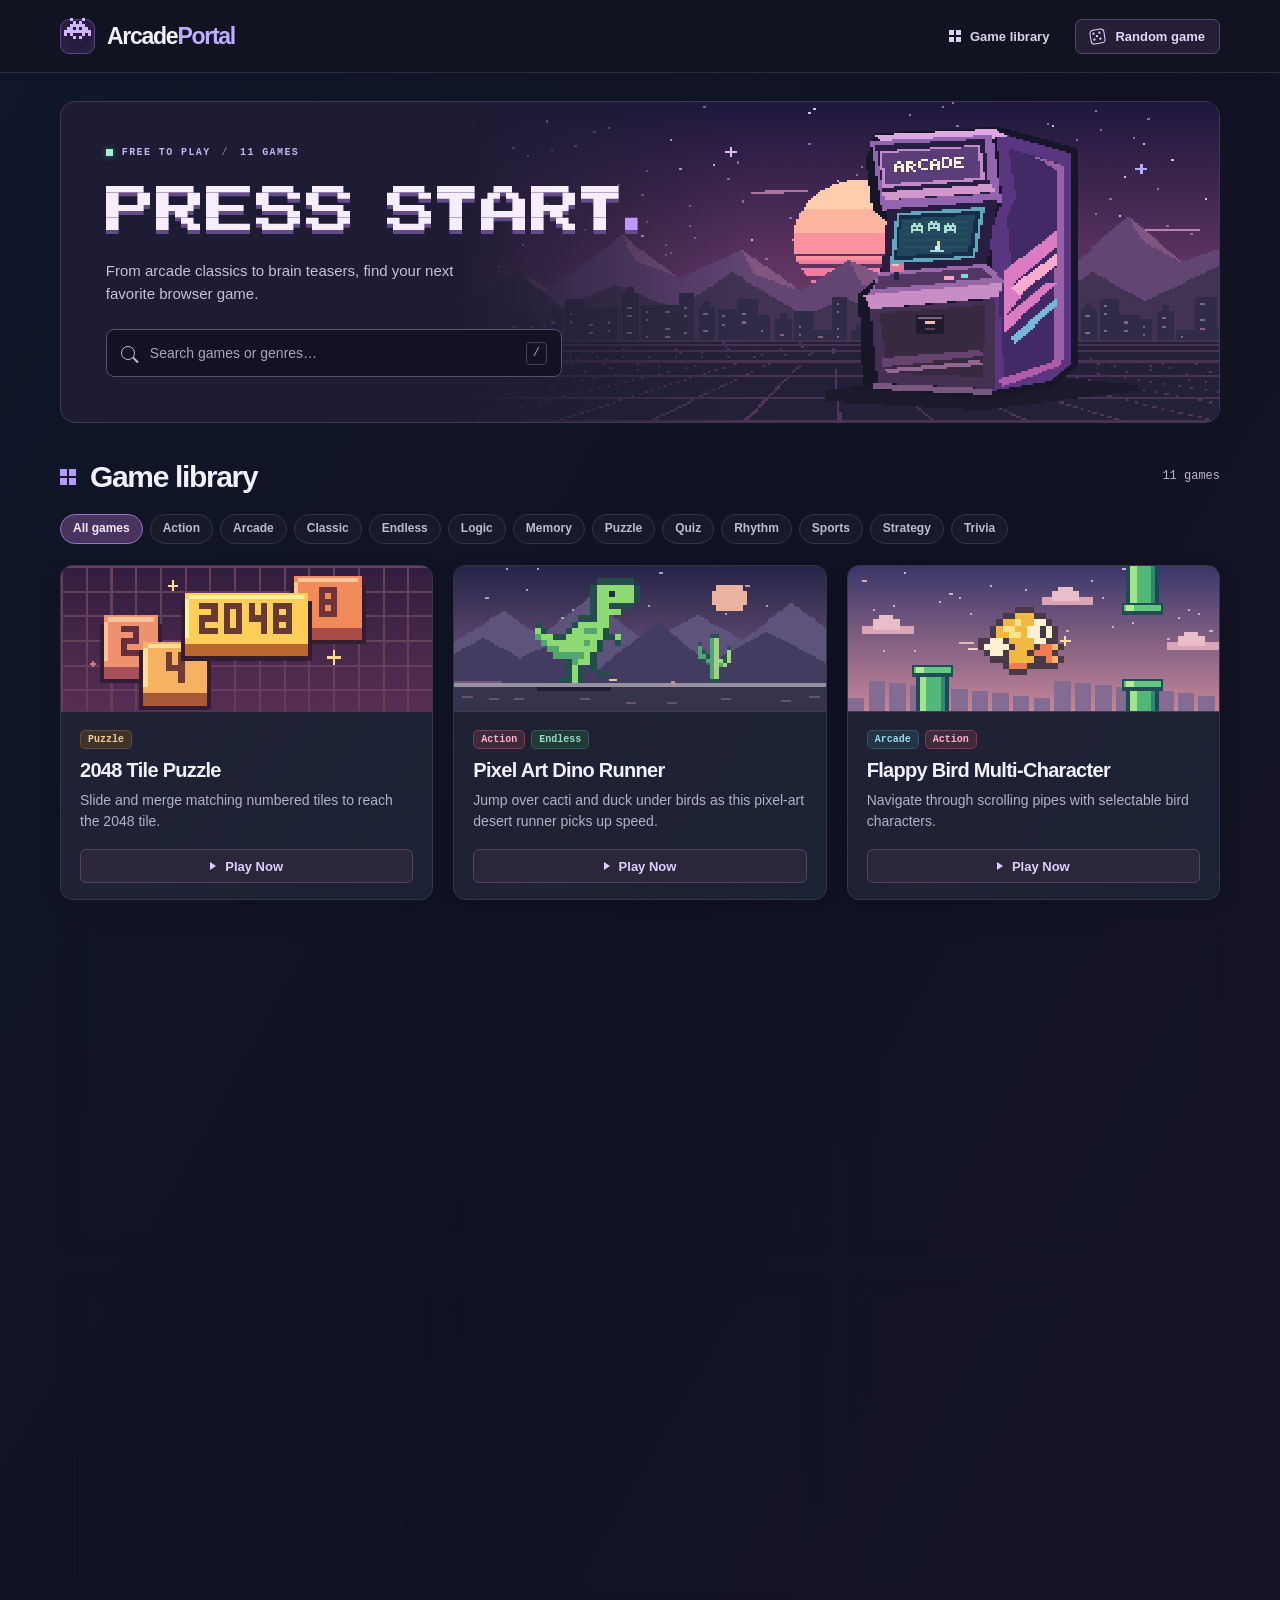
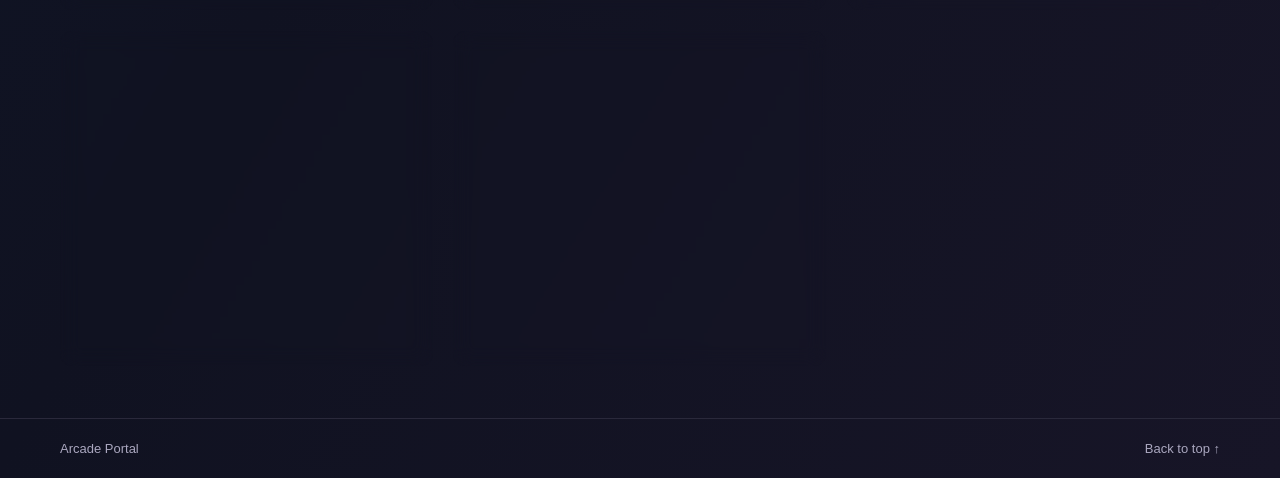
<file: index.html>
<!doctype html>
<html lang="en">
<head>
  <meta charset="utf-8">
  <meta name="viewport" content="width=device-width, initial-scale=1">
  <meta name="theme-color" content="#101222">
  <meta name="description" content="Explore Arcade Portal, a collection of eleven playable browser games. Search by name or genre and jump into a game.">
  <title>Arcade Portal · Game Library</title>
  <link rel="icon" href="data:,">
  <link rel="stylesheet" href="styles/styles.css">
  <script defer src="script/script.js"></script>
</head>
<body id="top">
  <a class="skip-link" href="#library">Skip to game library</a>
  <header class="site-header">
    <div class="shell topbar">
      <a class="brand" href="#top" aria-label="Arcade Portal home">
        <span class="brand-mark" aria-hidden="true"><i></i></span>
        <span>Arcade<span class="brand-accent">Portal</span></span>
      </a>
      <nav class="navigation" aria-label="Main navigation">
        <a class="library-link" href="#library"><span class="grid-icon" aria-hidden="true"></span>Game library</a>
        <button class="random-btn" id="random-game" type="button">
          <span class="dice-icon" aria-hidden="true"></span>Random game
        </button>
      </nav>
    </div>
  </header>

  <main class="shell">
    <header class="hero" aria-labelledby="hero-title">
      <div class="hero-scene" aria-hidden="true"><canvas id="hero-art" width="320" height="156"></canvas></div>
      <div class="hero-content">
        <p class="hero-meta"><span aria-hidden="true"></span>Free to play <b aria-hidden="true">/</b> 11 games</p>
        <h1 id="hero-title">Press Start<span>.</span></h1>
        <p class="hero-description">From arcade classics to brain teasers, find your next favorite browser game.</p>
        <div class="search-box" role="search" aria-label="Game library search">
          <label class="sr-only" for="game-search">Search games by title, description, or category</label>
          <span class="search-icon" aria-hidden="true"></span>
          <input type="text" id="game-search" placeholder="Search games or genres…" autocomplete="off" spellcheck="false" aria-controls="game-grid">
          <button id="clear-search" class="clear-search" type="button" aria-label="Clear search" hidden>×</button>
          <kbd class="shortcut" aria-hidden="true">/</kbd>
        </div>
      </div>
    </header>

    <section id="library" class="library" aria-labelledby="library-title">
      <div class="library-heading">
        <h2 id="library-title"><span class="grid-icon" aria-hidden="true"></span>Game library</h2>
        <span class="result-count" id="result-count" role="status" aria-atomic="true"></span>
      </div>
      <div id="category-filters" class="filters" role="group" aria-label="Filter by game category"></div>
      <div id="game-grid" class="game-grid"></div>
      <div id="empty-state" class="empty-state" hidden>
        <span class="search-icon" aria-hidden="true"></span>
        <h3>No games found matching your query</h3>
        <p>Try a different keyword or browse the full library.</p>
        <button type="button" id="reset-filters" class="reset-btn">Show all games</button>
      </div>
      <noscript><p>Enable JavaScript to browse and search the game library.</p></noscript>
    </section>
  </main>
  <footer class="site-footer"><div class="shell"><span>Arcade Portal</span><a href="#top">Back to top <span aria-hidden="true">↑</span></a></div></footer>
</body>
</html>
</file>
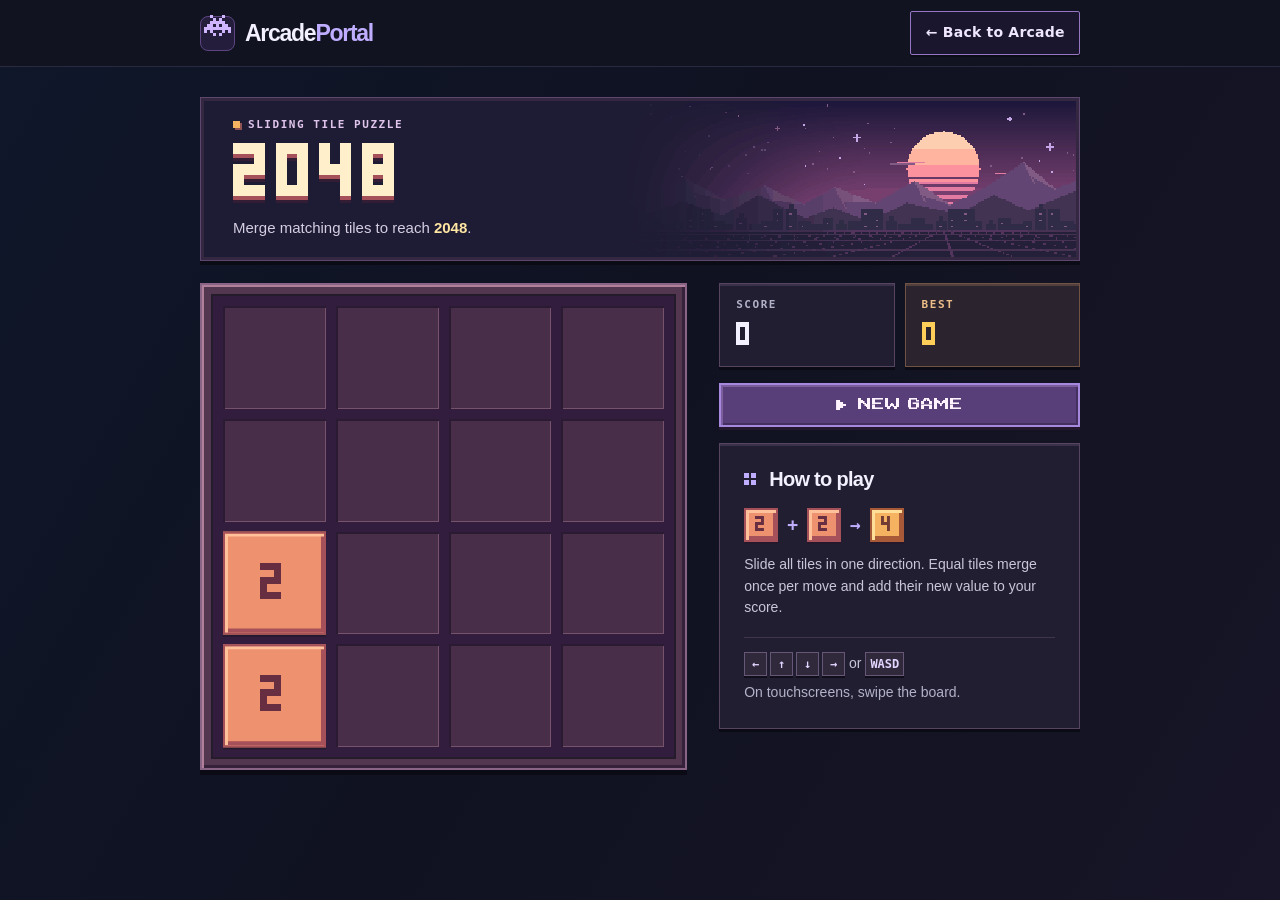
<file: games/2048/index.html>
<!doctype html>
<html lang="en">
<head>
    <meta charset="utf-8">
    <meta name="viewport" content="width=device-width, initial-scale=1">
    <meta name="theme-color" content="#111321">
    <meta name="description" content="Play 2048 at Arcade Portal. Slide and merge matching tiles, reach 2048, and beat your best score.">
    <link rel="icon" href="data:image/svg+xml,%3Csvg xmlns='http://www.w3.org/2000/svg' viewBox='0 0 16 16'%3E%3Cpath fill='%23321d3e' d='M0 0h16v16H0z'/%3E%3Cpath fill='%23ed916f' d='M2 2h5v5H2z'/%3E%3Cpath fill='%23f5b261' d='M9 2h5v5H9z'/%3E%3Cpath fill='%23f28b59' d='M2 9h5v5H2z'/%3E%3Cpath fill='%23ffce59' d='M9 9h5v5H9z'/%3E%3C/svg%3E">
    <title>2048 · Arcade Portal</title>
    <link rel="stylesheet" href="../arcade-nav.css">
    <link rel="stylesheet" href="styles/style.css">
    <script src="js/main.js" defer></script>
</head>
<body>
    <header class="site-header">
        <nav class="shell topbar" aria-label="Arcade navigation">
            <a class="portal-brand" href="../../index.html" aria-label="Arcade Portal home">
                <span class="brand-mark" aria-hidden="true"><i></i></span>
                <span>Arcade<span class="brand-accent">Portal</span></span>
            </a>
            <a class="back-home-btn" href="../../index.html#library">← Back to Arcade</a>
        </nav>
    </header>

    <main class="shell">
        <header class="marquee">
            <div class="marquee__content">
                <p class="genre"><span aria-hidden="true"></span>Sliding tile puzzle</p>
                <h1>2048</h1>
                <p>Merge matching tiles to reach <strong>2048</strong>.</p>
            </div>
        </header>

        <div class="play-area">
            <div class="board-frame">
                <div class="board" id="board" tabindex="0" role="group"
                     aria-label="2048 game board" aria-describedby="boardHelp boardSummary">
                    <div class="grid" aria-hidden="true">
                        <div class="grid__cell"></div>
                        <div class="grid__cell"></div>
                        <div class="grid__cell"></div>
                        <div class="grid__cell"></div>
                        <div class="grid__cell"></div>
                        <div class="grid__cell"></div>
                        <div class="grid__cell"></div>
                        <div class="grid__cell"></div>
                        <div class="grid__cell"></div>
                        <div class="grid__cell"></div>
                        <div class="grid__cell"></div>
                        <div class="grid__cell"></div>
                        <div class="grid__cell"></div>
                        <div class="grid__cell"></div>
                        <div class="grid__cell"></div>
                        <div class="grid__cell"></div>
                    </div>
                    <div class="tile-layer" id="tileLayer" aria-hidden="true"></div>
                </div>
            </div>

            <div class="scores" role="group" aria-label="Game scores">
                <div class="score-card" id="scoreCard">
                    <span class="score-card__label">Score</span>
                    <strong class="score-card__value" id="scoreValue">0</strong>
                </div>
                <div class="score-card score-card--best" id="bestCard">
                    <span class="score-card__label">Best</span>
                    <strong class="score-card__value" id="bestValue">0</strong>
                </div>
            </div>

            <button class="btn btn--primary new-game" id="newGameButton" type="button">
                <span class="play-icon" aria-hidden="true"></span>New game
            </button>

            <section class="guide" aria-labelledby="guideTitle">
                <h2 id="guideTitle"><span class="grid-icon" aria-hidden="true"></span>How to play</h2>
                <div class="example" aria-hidden="true">
                    <span class="sample tile--2">2</span> +
                    <span class="sample tile--2">2</span> →
                    <span class="sample tile--4">4</span>
                </div>
                <p>Slide all tiles in one direction. Equal tiles merge once per move and add their new value to your score.</p>
                <div class="controls" id="boardHelp">
                    <p><span class="sr-only">Use the arrow keys </span><span class="keys" aria-hidden="true"><kbd>←</kbd><kbd>↑</kbd><kbd>↓</kbd><kbd>→</kbd></span> or <kbd>WASD</kbd></p>
                    <p>On touchscreens, swipe the board.</p>
                </div>
            </section>
        </div>
        <p class="sr-only" id="boardSummary">The game board is loading.</p>
        <div class="sr-only" id="announcer" aria-live="polite" aria-atomic="true"></div>
    </main>

    <div class="overlay" id="winOverlay" hidden>
        <div class="modal" role="dialog" aria-modal="true" aria-labelledby="winTitle" aria-describedby="winDescription">
            <span class="sample tile--2048 modal__tile" aria-hidden="true">2048</span>
            <h2 id="winTitle">You made 2048!</h2>
            <p id="winDescription">Keep playing to build a bigger tile, or start a new game.</p>
            <div class="modal__stats"><div><span>Score</span><strong id="winScore">0</strong></div></div>
            <div class="modal__actions">
                <button class="btn btn--primary" id="keepPlayingButton" type="button">Keep playing</button>
                <button class="btn btn--secondary" id="winRestartButton" type="button">New game</button>
            </div>
            <a class="back-home-btn" href="../../index.html#library">← Back to Arcade</a>
        </div>
    </div>

    <div class="overlay" id="gameOverOverlay" hidden>
        <div class="modal" role="dialog" aria-modal="true" aria-labelledby="gameOverTitle" aria-describedby="gameOverDescription">
            <span class="full-grid" aria-hidden="true"></span>
            <h2 id="gameOverTitle">Game over</h2>
            <p id="gameOverDescription">The board is full and no tiles can merge.</p>
            <div class="modal__stats">
                <div><span>Final score</span><strong id="finalScore">0</strong></div>
                <div><span>Best</span><strong id="finalBest">0</strong></div>
            </div>
            <p class="personal-best" id="newBestBadge" hidden>New personal best</p>
            <div class="modal__actions"><button class="btn btn--primary" id="restartButton" type="button">Play again</button></div>
            <a class="back-home-btn" href="../../index.html#library">← Back to Arcade</a>
        </div>
    </div>
</body>
</html>
</file>
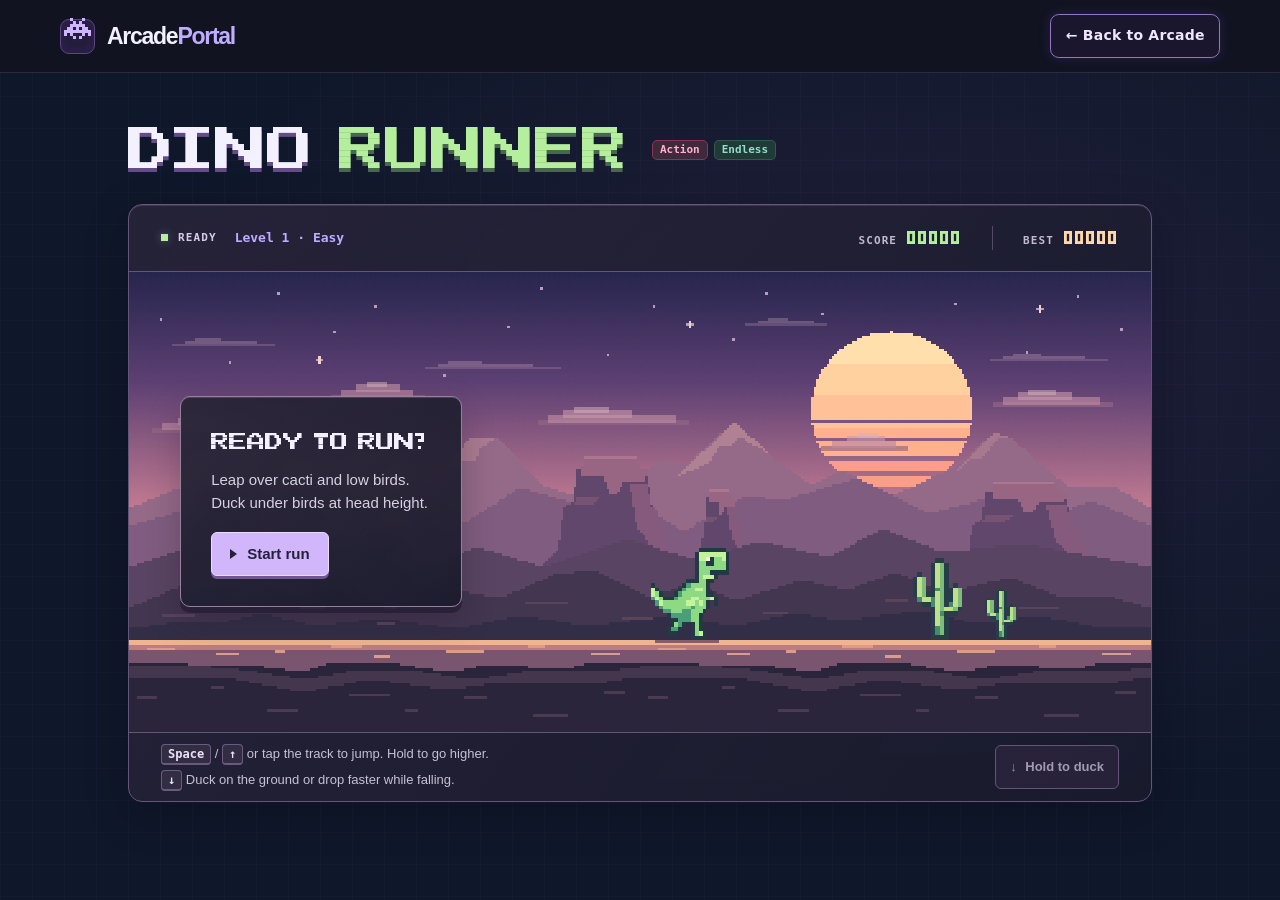
<file: games/dino-runner/index.html>
<!doctype html>
<html lang="en">
<head>
    <meta charset="utf-8">
    <meta name="viewport" content="width=device-width, initial-scale=1">
    <meta name="theme-color" content="#111321">
    <meta name="description" content="Jump over cacti and dodge flying pterosaurs in Arcade Portal's pixel-art desert runner.">
    <title>Dino Runner · Arcade Portal</title>
    <link rel="icon" href="data:,">
    <link rel="stylesheet" href="../../styles/styles.css">
    <link rel="stylesheet" href="../arcade-nav.css">
    <link rel="stylesheet" href="styles/style.css">
    <script defer src="js/art.js"></script>
    <script defer src="js/physics.js"></script>
    <script defer src="js/difficulty.js"></script>
    <script defer src="js/course.js"></script>
    <script defer src="js/main.js"></script>
</head>
<body>
    <header class="site-header">
        <nav class="shell topbar" aria-label="Arcade navigation">
            <a class="brand" href="../../index.html" aria-label="Arcade Portal home">
                <span class="brand-mark" aria-hidden="true"><i></i></span>
                <span>Arcade<span class="brand-accent">Portal</span></span>
            </a>
            <a href="../../index.html" class="back-home-btn">← Back to Arcade</a>
        </nav>
    </header>

    <main class="runner-shell">
        <header class="game-heading">
            <h1>Dino <span>Runner</span></h1>
            <div class="game-tags" aria-label="Game genres">
                <span class="tag" data-tag="action">Action</span>
                <span class="tag" data-tag="endless">Endless</span>
            </div>
        </header>

        <section class="cabinet" aria-label="Dino Runner game">
            <div class="hud">
                <div class="run-info">
                    <div class="status"><i aria-hidden="true"></i><span id="statusText" role="status">Ready</span></div>
                    <span id="difficultyLevel" role="status" aria-atomic="true"></span>
                </div>
                <dl class="counters">
                    <div><dt>Score</dt><dd id="score">00000</dd></div>
                    <div><dt>Best</dt><dd id="highScore">00000</dd></div>
                </dl>
            </div>

            <div class="stage">
                <canvas id="gameCanvas" width="800" height="360" tabindex="-1" aria-label="Desert track. Hold Space, Up Arrow, or the track to jump higher. Hold Down Arrow or the Duck button to crouch.">
                    This game requires a browser with canvas support.
                </canvas>
                <section id="startScreen" class="overlay" aria-labelledby="start-title">
                    <div class="overlay-card">
                        <h2 id="start-title">Ready to run?</h2>
                        <p>Leap over cacti and low birds. Duck under birds at head height.</p>
                        <button id="startBtn" type="button" class="play-button">Start run</button>
                    </div>
                </section>
                <section id="gameOverScreen" class="overlay" aria-labelledby="result-title" hidden>
                    <div class="overlay-card">
                        <h2 id="result-title">Game over</h2>
                        <dl class="result">
                            <div><dt>Score</dt><dd id="finalScore">00000</dd></div>
                            <div><dt>Best</dt><dd id="finalHighScore">00000</dd></div>
                        </dl>
                        <button id="restartBtn" type="button" class="play-button">Run again</button>
                    </div>
                </section>
            </div>

            <footer class="controls" aria-label="Game controls">
                <div class="control-hints">
                    <span><kbd>Space</kbd> / <kbd aria-label="Up arrow">↑</kbd> or tap the track to jump. Hold to go higher.</span>
                    <span><kbd aria-label="Down arrow">↓</kbd> Duck on the ground or drop faster while falling.</span>
                </div>
                <button id="duckBtn" class="duck-button" type="button" aria-label="Hold to duck" disabled><b aria-hidden="true">↓</b> Hold to duck</button>
            </footer>
        </section>
    </main>
</body>
</html>
</file>
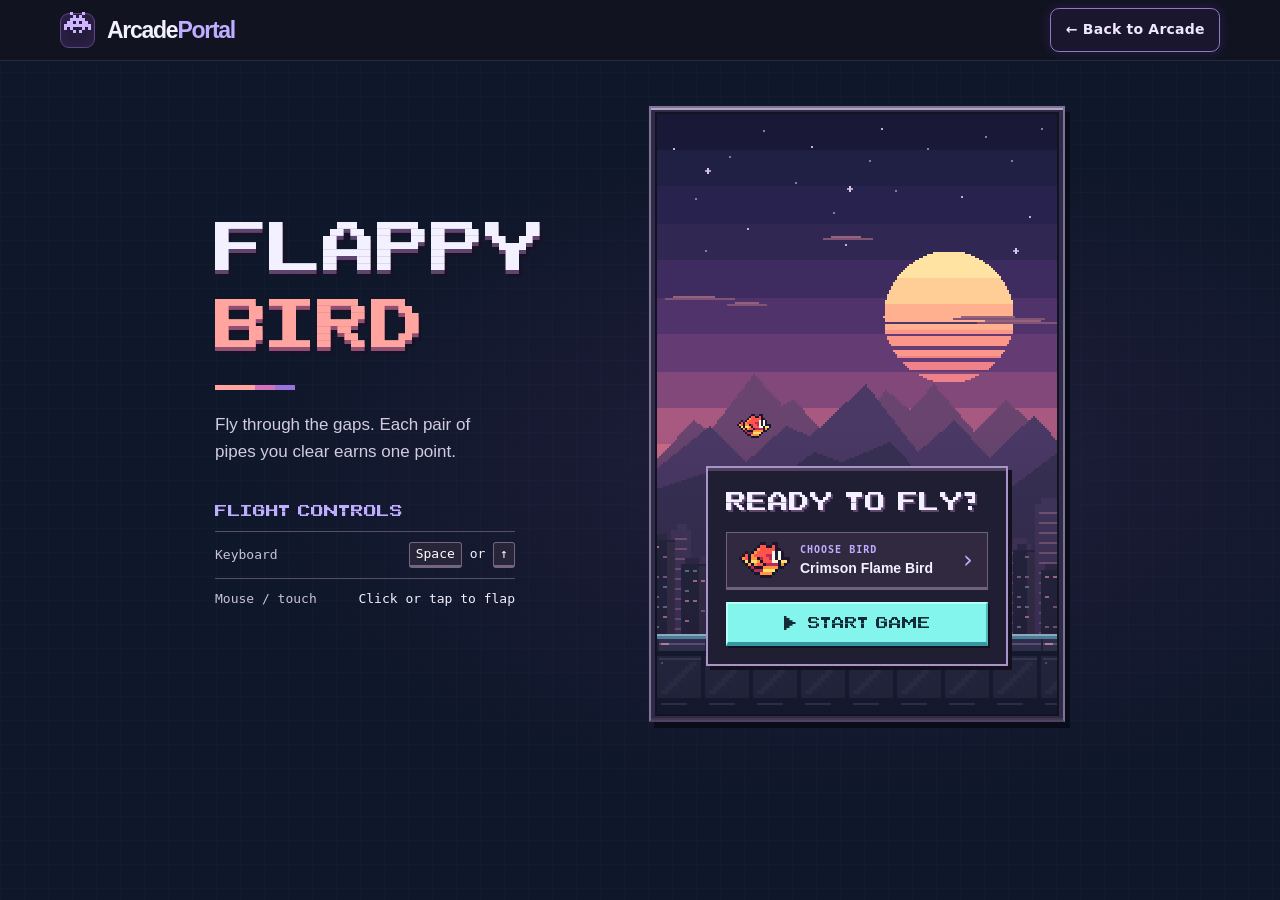
<file: games/flappy-bird/index.html>
<!doctype html>
<html lang="en">
<head>
    <meta charset="utf-8">
    <meta name="viewport" content="width=device-width, initial-scale=1">
    <meta name="theme-color" content="#111321">
    <meta name="description" content="Choose a pixel bird and fly through the neon city in Arcade Portal's Flappy Bird.">
    <title>Flappy Bird · Arcade Portal</title>
    <link rel="icon" href="data:,">
    <link rel="stylesheet" href="../../styles/styles.css">
    <link rel="stylesheet" href="../arcade-nav.css">
    <link rel="stylesheet" href="styles/style.css">
    <script defer src="js/art.js"></script>
    <script defer src="js/main.js"></script>
</head>
<body>
    <header class="site-header">
        <nav class="shell topbar" aria-label="Arcade navigation">
            <a class="brand" href="../../index.html" aria-label="Arcade Portal home">
                <span class="brand-mark" aria-hidden="true"><i></i></span>
                <span>Arcade<span class="brand-accent">Portal</span></span>
            </a>
            <a class="back-home-btn" href="../../index.html#library">← Back to Arcade</a>
        </nav>
    </header>

    <main class="flight-deck">
        <div class="game-intro">
            <header class="game-heading">
                <h1>Flappy <span>Bird</span></h1>
                <p>Fly through the gaps. Each pair of pipes you clear earns one point.</p>
            </header>
            <section class="controls" aria-labelledby="controls-title">
                <h2 id="controls-title">Flight controls</h2>
                <dl>
                    <div><dt>Keyboard</dt><dd><kbd>Space</kbd> or <kbd aria-label="Up arrow">↑</kbd></dd></div>
                    <div><dt>Mouse / touch</dt><dd>Click or tap to flap</dd></div>
                </dl>
            </section>
        </div>

        <section class="cabinet" aria-label="Flappy Bird game">
            <div class="canvas-wrapper">
                <canvas id="gameCanvas" width="400" height="600" tabindex="-1" aria-label="Flight area. Press Space or Up Arrow, click, or tap to flap.">
                    This game requires a browser with canvas support.
                </canvas>
                <div class="score-hud hidden" id="scoreHud">
                    <span>Score</span><strong id="currentScore">0</strong>
                </div>

                <section class="overlay" id="startOverlay" aria-labelledby="start-title">
                    <div class="overlay-card">
                        <h2 id="start-title">Ready to fly?</h2>
                        <button type="button" id="chooseBirdBtn" class="bird-choice" aria-label="Choose bird">
                            <canvas width="68" height="48" id="selectedBirdPreview" data-bird-preview="flame" aria-hidden="true"></canvas>
                            <span><small>Choose bird</small><strong id="selectedBirdName">Crimson Flame Bird</strong></span>
                            <b aria-hidden="true">›</b>
                        </button>
                        <button type="button" id="startBtn" class="launch-btn"><i aria-hidden="true"></i>Start game</button>
                    </div>
                </section>

                <section class="overlay hidden" id="characterOverlay" aria-labelledby="character-title">
                    <div class="overlay-card picker-card">
                        <h2 id="character-title">Choose bird</h2>
                        <div class="character-grid" role="group" aria-labelledby="character-title">
                            <button type="button" class="character-option active" data-character="flame" id="charFlame" aria-pressed="true" aria-label="Crimson Flame Bird">
                                <canvas width="68" height="48" data-bird-preview="flame" aria-hidden="true"></canvas>
                                <span>Crimson Flame Bird</span>
                            </button>
                            <button type="button" class="character-option" data-character="cyber" id="charCyber" aria-pressed="false" aria-label="Cyber Neon Bluejay">
                                <canvas width="68" height="48" data-bird-preview="cyber" aria-hidden="true"></canvas>
                                <span>Cyber Neon Bluejay</span>
                            </button>
                            <button type="button" class="character-option" data-character="penguin" id="charPenguin" aria-pressed="false" aria-label="Arctic Penguin">
                                <canvas width="68" height="48" data-bird-preview="penguin" aria-hidden="true"></canvas>
                                <span>Arctic Penguin</span>
                            </button>
                            <button type="button" class="character-option" data-character="emoji" id="charEmoji" aria-pressed="false" aria-label="Emoji Sprite Bird">
                                <canvas width="68" height="48" data-bird-preview="emoji" aria-hidden="true"></canvas>
                                <span>Emoji Sprite Bird</span>
                            </button>
                        </div>
                        <button type="button" id="confirmBirdBtn" class="launch-btn">Confirm bird</button>
                    </div>
                </section>

                <section class="overlay hidden" id="gameOverOverlay" aria-labelledby="over-title">
                    <div class="overlay-card result-card">
                        <h2 id="over-title">Game over</h2>
                        <dl class="score-summary">
                            <div><dt>Score</dt><dd id="finalScore">0</dd></div>
                            <div><dt>Best</dt><dd id="bestScore">0</dd></div>
                        </dl>
                        <button type="button" id="restartBtn" class="launch-btn"><i aria-hidden="true"></i>Play again</button>
                        <button type="button" id="changeBirdBtn" class="secondary-btn">Change bird</button>
                    </div>
                </section>
            </div>
        </section>
    </main>
</body>
</html>
</file>
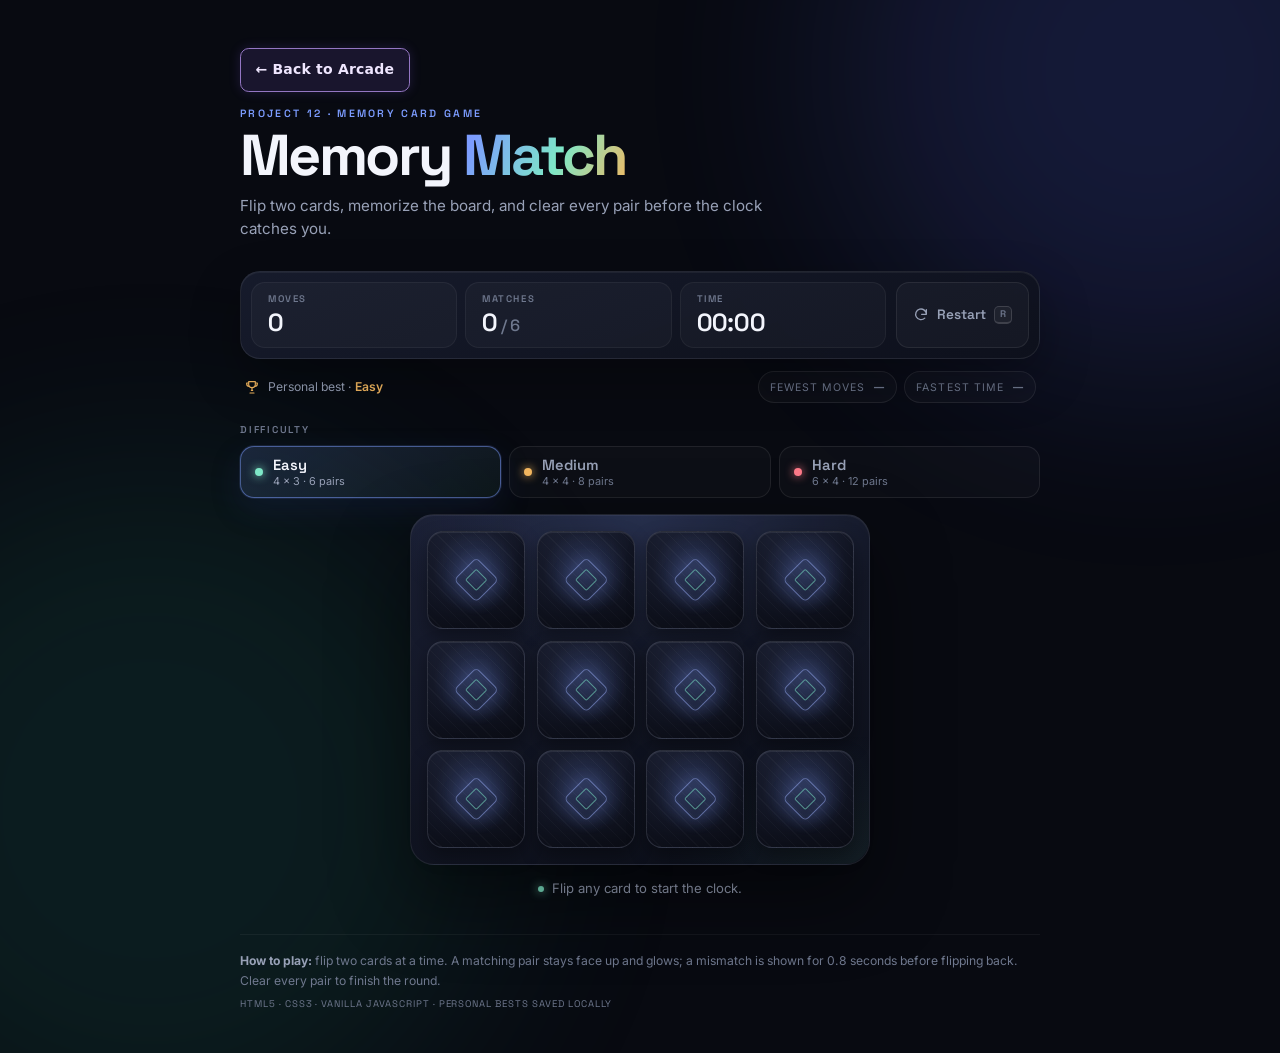
<file: games/memory-card/index.html>
<!DOCTYPE html>
<html lang="en">
<head>
    <meta charset="UTF-8">
    <meta name="viewport" content="width=device-width, initial-scale=1.0">
    <meta name="description" content="Memory Match — a sleek, dark-mode memory card game with three difficulty levels, 3D card flips, a move counter, a live timer, and personal bests saved locally.">
    <meta name="theme-color" content="#080a11">
    <link rel="icon" href="data:image/svg+xml,%3Csvg xmlns='http://www.w3.org/2000/svg' viewBox='0 0 32 32'%3E%3Crect width='32' height='32' rx='8' fill='%23080a11'/%3E%3Crect x='4' y='8' width='11' height='17' rx='3' fill='%231b2031' stroke='%237c9cff' stroke-width='1.5' transform='rotate(-9 9.5 16.5)'/%3E%3Crect x='17' y='8' width='11' height='17' rx='3' fill='%231b2031' stroke='%237ee7c7' stroke-width='1.5' transform='rotate(9 22.5 16.5)'/%3E%3C/svg%3E">
    <title>Memory Match — 3D Card Matching Game</title>

    <link rel="preconnect" href="https://fonts.googleapis.com">
    <link rel="preconnect" href="https://fonts.gstatic.com" crossorigin>
    <link href="https://fonts.googleapis.com/css2?family=Inter:wght@400;500;600&family=Space+Grotesk:wght@500;600;700&display=swap" rel="stylesheet">
    <link rel="stylesheet" href="styles/style.css">
    <script src="js/main.js" defer></script>
</head>
<body>
    <div class="app">
        <header class="hero">
            <a class="back-home-btn" href="../../index.html">← Back to Arcade</a>
            <p class="brand__eyebrow">Project 12 &middot; Memory Card Game</p>
            <h1 class="brand__title">Memory <span class="brand__accent">Match</span></h1>
            <p class="brand__tagline">Flip two cards, memorize the board, and clear every pair before the clock catches you.</p>
        </header>

        <main class="game" id="game" data-difficulty="easy">
            <section class="hud" aria-label="Game statistics">
                <div class="hud__stats">
                    <div class="stat">
                        <span class="stat__label">Moves</span>
                        <strong class="stat__value" id="movesValue">0</strong>
                    </div>
                    <div class="stat">
                        <span class="stat__label">Matches</span>
                        <strong class="stat__value">
                            <span id="matchesValue">0</span><span class="stat__total" id="pairsTotal">/ 6</span>
                        </strong>
                    </div>
                    <div class="stat">
                        <span class="stat__label">Time</span>
                        <strong class="stat__value stat__value--time" id="timeValue">00:00</strong>
                    </div>
                </div>

                <button class="btn btn--ghost hud__reset" id="resetButton" type="button" aria-keyshortcuts="R">
                    <svg viewBox="0 0 24 24" aria-hidden="true" focusable="false">
                        <path d="M20 11a8 8 0 1 0-2.34 5.66M20 4v7h-7" fill="none" stroke="currentColor" stroke-width="2" stroke-linecap="round" stroke-linejoin="round"></path>
                    </svg>
                    <span>Restart</span>
                    <kbd class="hint-key" aria-hidden="true">R</kbd>
                </button>
            </section>

            <div class="records" aria-label="Personal best for the current difficulty">
                <p class="records__title">
                    <svg viewBox="0 0 24 24" aria-hidden="true" focusable="false">
                        <path d="M7 4h10v4a5 5 0 0 1-10 0V4Z" fill="none" stroke="currentColor" stroke-width="1.7" stroke-linejoin="round"></path>
                        <path d="M7 6H4v1a4 4 0 0 0 4 4M17 6h3v1a4 4 0 0 1-4 4M12 13v4m-3 4h6m-4-4h2" fill="none" stroke="currentColor" stroke-width="1.7" stroke-linecap="round" stroke-linejoin="round"></path>
                    </svg>
                    <span>Personal best &middot; <strong id="recordDifficulty">Easy</strong></span>
                </p>
                <dl class="records__list">
                    <div class="record">
                        <dt class="record__label">Fewest moves</dt>
                        <dd class="record__value" id="bestMovesValue">&mdash;</dd>
                    </div>
                    <div class="record">
                        <dt class="record__label">Fastest time</dt>
                        <dd class="record__value" id="bestTimeValue">&mdash;</dd>
                    </div>
                </dl>
            </div>

            <fieldset class="difficulty">
                <legend class="difficulty__legend">Difficulty</legend>
                <div class="difficulty__options">
                    <button class="difficulty__option" type="button" data-difficulty="easy" aria-pressed="true">
                        <span class="difficulty__dot" aria-hidden="true"></span>
                        <span class="difficulty__text">
                            <span class="difficulty__name">Easy</span>
                            <span class="difficulty__meta">4 &times; 3 &middot; 6 pairs</span>
                        </span>
                    </button>
                    <button class="difficulty__option" type="button" data-difficulty="medium" aria-pressed="false">
                        <span class="difficulty__dot" aria-hidden="true"></span>
                        <span class="difficulty__text">
                            <span class="difficulty__name">Medium</span>
                            <span class="difficulty__meta">4 &times; 4 &middot; 8 pairs</span>
                        </span>
                    </button>
                    <button class="difficulty__option" type="button" data-difficulty="hard" aria-pressed="false">
                        <span class="difficulty__dot" aria-hidden="true"></span>
                        <span class="difficulty__text">
                            <span class="difficulty__name">Hard</span>
                            <span class="difficulty__meta">6 &times; 4 &middot; 12 pairs</span>
                        </span>
                    </button>
                </div>
            </fieldset>

            <section class="board-panel" aria-label="Game board">
                <div class="board-shell">
                    <div class="board" id="board" role="group"
                         aria-label="Memory board, Easy: 4 columns by 3 rows, 6 pairs"
                         aria-describedby="boardHelp"></div>
                </div>

                <p class="game__status" id="statusMessage">Flip any card to start the clock.</p>
                <p class="sr-only" id="boardHelp">Flip two cards per turn using Enter or Space. Matching pairs stay face up; mismatched cards flip back after eight tenths of a second. Find every pair to win.</p>
            </section>
        </main>

        <footer class="footer">
            <p><strong>How to play:</strong> flip two cards at a time. A matching pair stays face up and glows; a mismatch is shown for 0.8 seconds before flipping back. Clear every pair to finish the round.</p>
            <p class="footer__meta">HTML5 &middot; CSS3 &middot; Vanilla JavaScript &middot; Personal bests saved locally</p>
        </footer>
    </div>

    <div class="overlay" id="winOverlay" hidden>
        <div class="modal" role="dialog" aria-modal="true" aria-labelledby="winTitle" aria-describedby="winDescription">
            <a class="back-home-btn" href="../../index.html">← Back to Arcade</a>
            <span class="modal__badge" aria-hidden="true">
                <svg viewBox="0 0 24 24" focusable="false">
                    <path d="M7 4h10v4a5 5 0 0 1-10 0V4Z" fill="none" stroke="currentColor" stroke-width="1.6" stroke-linejoin="round"></path>
                    <path d="M7 6H4v1a4 4 0 0 0 4 4M17 6h3v1a4 4 0 0 1-4 4M12 13v4m-3 4h6m-4-4h2" fill="none" stroke="currentColor" stroke-width="1.6" stroke-linecap="round" stroke-linejoin="round"></path>
                </svg>
            </span>
            <p class="modal__eyebrow" id="winEyebrow">Easy &middot; 4 &times; 3</p>
            <h2 class="modal__title" id="winTitle">Board cleared!</h2>
            <p class="modal__description" id="winDescription">Every pair found. Here is how your run stacked up against your personal best.</p>

            <div class="modal__stats" aria-label="Final statistics">
                <div class="modal__stat">
                    <span>Moves</span>
                    <strong id="winMoves">0</strong>
                </div>
                <div class="modal__stat">
                    <span>Time</span>
                    <strong id="winTime">00:00</strong>
                </div>
            </div>

            <div class="modal__records">
                <p class="modal__records-title">Personal best</p>
                <div class="modal__record">
                    <span class="modal__record-label">Fewest moves</span>
                    <strong id="winBestMoves">&mdash;</strong>
                    <span class="modal__new" id="newMovesBadge" hidden>New best</span>
                </div>
                <div class="modal__record">
                    <span class="modal__record-label">Fastest time</span>
                    <strong id="winBestTime">&mdash;</strong>
                    <span class="modal__new" id="newTimeBadge" hidden>New best</span>
                </div>
            </div>

            <p class="modal__note" id="winNote"></p>

            <div class="modal__actions">
                <button class="btn btn--primary" id="playAgainButton" type="button">Play again</button>
                <button class="btn btn--ghost" id="changeDifficultyButton" type="button">Change difficulty</button>
            </div>
        </div>
    </div>

    <p class="sr-only" id="announcer" aria-live="polite" aria-atomic="true"></p>
</body>
</html>
</file>
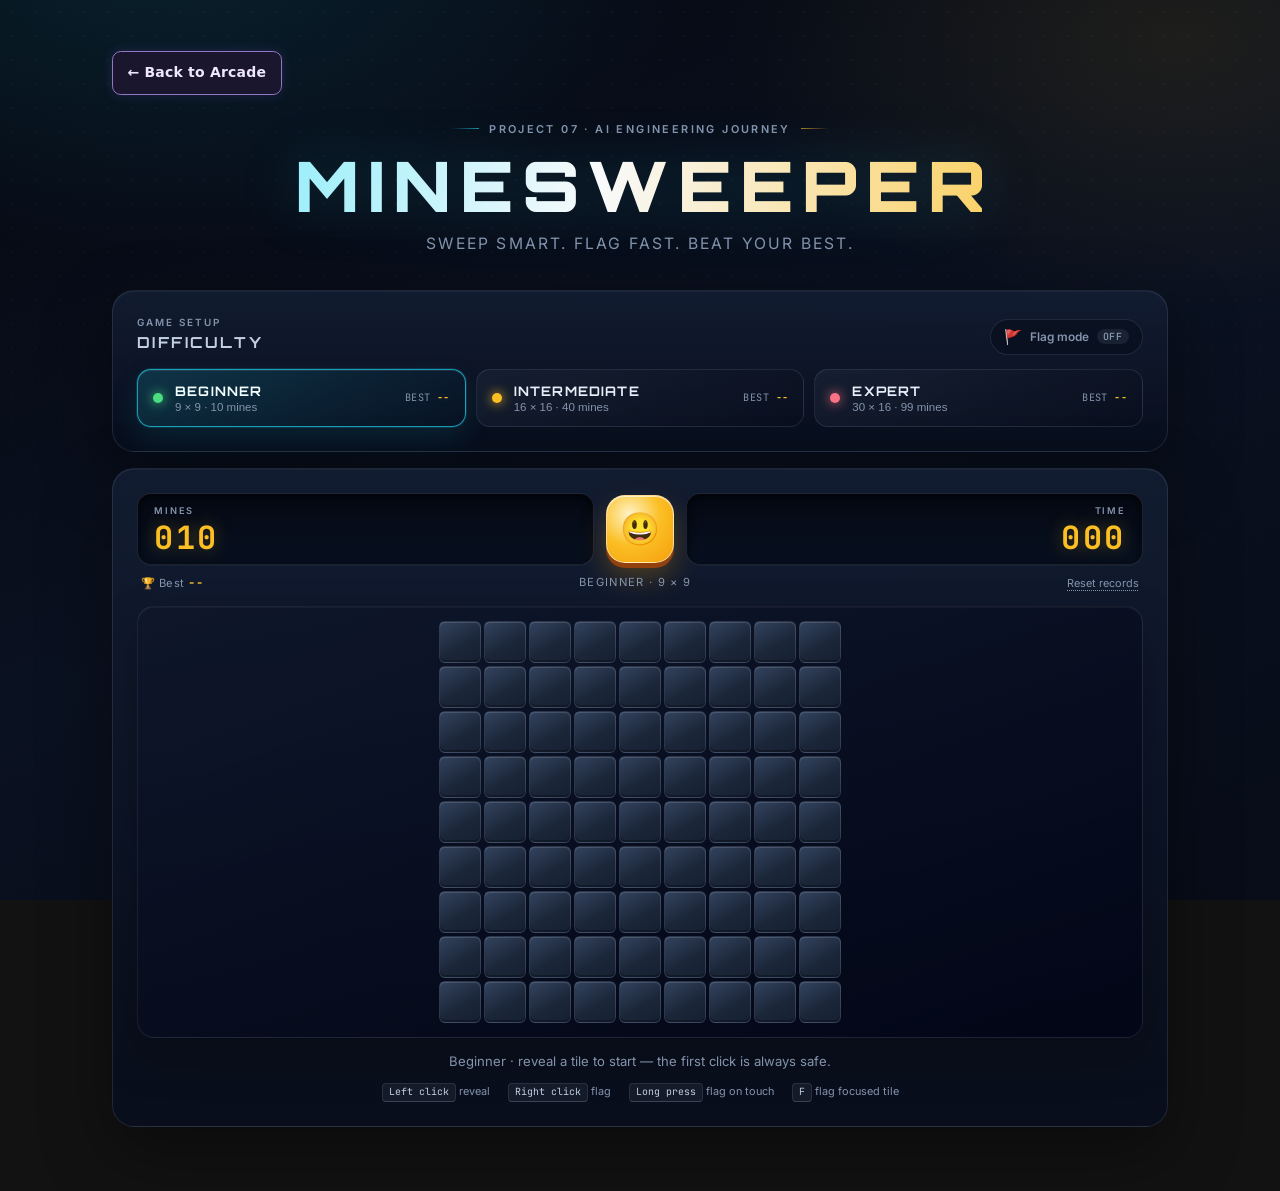
<file: games/minesweeper/index.html>
<!DOCTYPE html>
<html lang="en">
<head>
    <meta charset="UTF-8">
    <meta name="viewport" content="width=device-width, initial-scale=1.0">
    <meta name="description" content="A modern, multi-difficulty Minesweeper game built with pure HTML, CSS, and Vanilla JavaScript.">
    <title>Minesweeper — Modern Arcade Edition</title>
    <link rel="preconnect" href="https://fonts.googleapis.com">
    <link rel="preconnect" href="https://fonts.gstatic.com" crossorigin>
    <link href="https://fonts.googleapis.com/css2?family=Inter:wght@400;500;600;700&family=JetBrains+Mono:wght@500;700&family=Orbitron:wght@500;700;900&display=swap" rel="stylesheet">
    <link rel="stylesheet" href="styles/style.css">
</head>
<body>
    <main class="app">
        <a class="back-home-btn" href="../../index.html">← Back to Arcade</a>
        <header class="hero">
            <p class="eyebrow">Project 07 · AI Engineering Journey</p>
            <h1 class="game-title">MINESWEEPER</h1>
            <p class="game-subtitle">Sweep smart. Flag fast. Beat your best.</p>
        </header>

        <section class="control-panel" aria-labelledby="difficultyHeading">
            <div class="panel-heading">
                <div class="panel-heading-copy">
                    <p class="panel-kicker">Game setup</p>
                    <h2 id="difficultyHeading">Difficulty</h2>
                </div>
                <button id="flagModeBtn" class="flag-toggle" type="button" aria-pressed="false">
                    <span class="flag-toggle-icon" aria-hidden="true">🚩</span>
                    <span>Flag mode</span>
                    <span id="flagModeState" class="toggle-state">Off</span>
                </button>
            </div>

            <div class="difficulty-switcher" role="group" aria-label="Choose a difficulty">
                <button type="button" class="difficulty-btn is-active" data-difficulty="beginner" aria-pressed="true">
                    <span class="difficulty-dot" aria-hidden="true"></span>
                    <span class="difficulty-copy">
                        <span class="difficulty-name">Beginner</span>
                        <span class="difficulty-meta">9 × 9 · 10 mines</span>
                    </span>
                    <span class="difficulty-best">Best <b data-best="beginner">--</b></span>
                </button>

                <button type="button" class="difficulty-btn" data-difficulty="intermediate" aria-pressed="false">
                    <span class="difficulty-dot" aria-hidden="true"></span>
                    <span class="difficulty-copy">
                        <span class="difficulty-name">Intermediate</span>
                        <span class="difficulty-meta">16 × 16 · 40 mines</span>
                    </span>
                    <span class="difficulty-best">Best <b data-best="intermediate">--</b></span>
                </button>

                <button type="button" class="difficulty-btn" data-difficulty="expert" aria-pressed="false">
                    <span class="difficulty-dot" aria-hidden="true"></span>
                    <span class="difficulty-copy">
                        <span class="difficulty-name">Expert</span>
                        <span class="difficulty-meta">30 × 16 · 99 mines</span>
                    </span>
                    <span class="difficulty-best">Best <b data-best="expert">--</b></span>
                </button>
            </div>
        </section>

        <section class="game-panel" aria-labelledby="boardHeading">
            <h2 id="boardHeading" class="sr-only">Minesweeper board</h2>

            <div class="hud">
                <div class="hud-card">
                    <span class="hud-label">Mines</span>
                    <span id="mineCounter" class="hud-value" aria-label="10 mines remaining">010</span>
                </div>

                <button id="faceButton" class="face-button" type="button" aria-label="Start a new game">😃</button>

                <div class="hud-card hud-card--right">
                    <span class="hud-label">Time</span>
                    <span id="timer" class="hud-value" aria-label="Elapsed time in seconds">000</span>
                </div>
            </div>

            <div class="hud-meta">
                <span class="best-time">🏆 Best <strong id="bestTime">--</strong></span>
                <span id="difficultyReadout" class="difficulty-readout">Beginner · 9 × 9</span>
                <button id="resetRecordsBtn" class="text-button" type="button">Reset records</button>
            </div>

            <div class="board-shell">
                <div class="board-scroller" id="boardScroller">
                    <div id="board" class="board" role="group" aria-label="Minesweeper board"></div>
                </div>
            </div>

            <p id="statusMessage" class="status-message" role="status" aria-live="polite">
                Beginner · reveal a tile to start.
            </p>

            <div class="legend" aria-label="Controls">
                <span><kbd>Left click</kbd> reveal</span>
                <span><kbd>Right click</kbd> flag</span>
                <span><kbd>Long press</kbd> flag on touch</span>
                <span><kbd>F</kbd> flag focused tile</span>
            </div>
        </section>
    </main>

    <script src="js/main.js"></script>
</body>
</html>
</file>
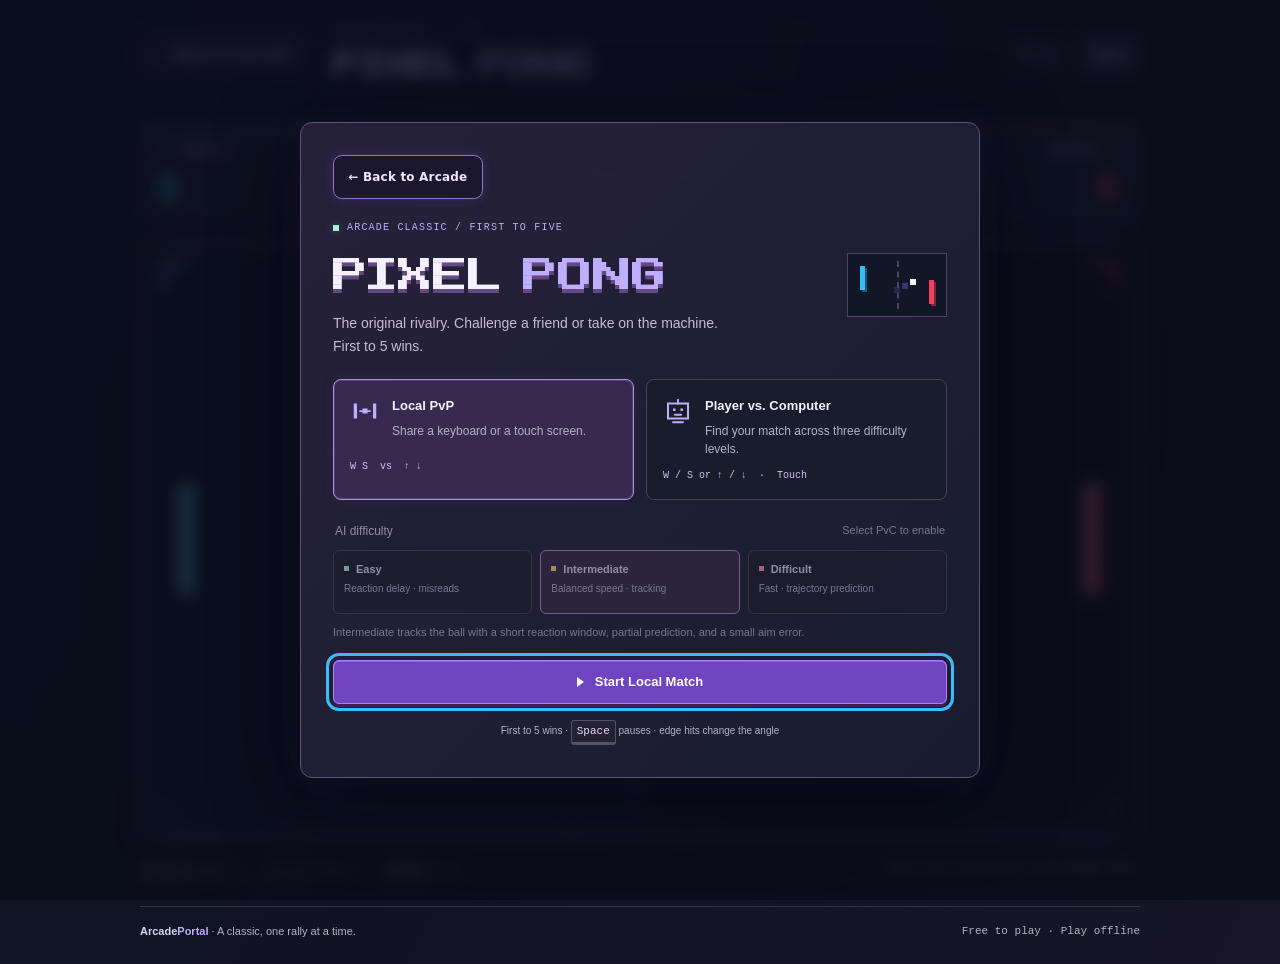
<file: games/pong/index.html>
<!DOCTYPE html>
<html lang="en">
<head>
    <meta charset="UTF-8">
    <meta name="viewport" content="width=device-width, initial-scale=1.0">
    <meta name="description" content="Pixel Pong on Arcade Portal. Play a local two-player duel or challenge the computer. Crisp pixel art, three difficulty levels, keyboard and touch controls. First to 5 wins.">
    <meta name="theme-color" content="#101222">
    <link rel="icon" href="data:image/svg+xml,%3Csvg xmlns='http://www.w3.org/2000/svg' viewBox='0 0 32 32'%3E%3Crect width='32' height='32' rx='7' fill='%23101222'/%3E%3Crect x='4' y='9' width='4' height='14' rx='0' fill='%2338bdf8'/%3E%3Crect x='24' y='9' width='4' height='14' rx='0' fill='%23f43f5e'/%3E%3Crect x='13' y='13' width='6' height='6' fill='%23ffffff'/%3E%3C/svg%3E">
    <title>Pixel Pong · Arcade Portal</title>

    <link rel="stylesheet" href="styles/style.css">
    <script src="js/main.js" defer></script>
</head>
<body>
    <div class="app" id="gameApp" inert>
        <header class="topbar">
            <a class="back-home-btn" href="../../index.html">← Back to Arcade</a>
            <div class="brand">
                <p class="brand__eyebrow">Arcade Portal &nbsp;/&nbsp; 11</p>
                <h1 class="brand__title">PIXEL <span>PONG</span></h1>
            </div>

            <div class="topbar__side">
                <p class="mode-chip" id="modeChip" hidden>
                    <span class="mode-chip__dot" aria-hidden="true"></span>
                    <span id="modeChipText">Local PvP</span>
                </p>
                <div class="topbar__actions">
                    <button class="btn btn--ghost btn--sm" id="pauseButton" type="button" disabled>Pause</button>
                    <button class="btn btn--ghost btn--sm" id="menuButton" type="button" aria-label="Return to the main menu">Menu</button>
                </div>
            </div>
        </header>

        <main class="arena" id="arena">
            <section class="scoreboard" aria-label="Match score">
                <section class="score-panel score-panel--left" id="leftScorePanel" aria-labelledby="leftPlayerName">
                    <div class="score-panel__head">
                        <span class="score-panel__tag" aria-hidden="true">P1</span>
                        <h2 class="score-panel__name" id="leftPlayerName">Player 1</h2>
                    </div>
                    <div class="score-panel__body">
                        <strong class="score-panel__value" id="leftScore">0</strong>
                        <span class="score-panel__meta" id="leftMeta">W / S</span>
                    </div>
                </section>

                <div class="match-hud">
                    <span class="match-hud__eyebrow">First to 5</span>
                    <strong class="match-hud__status" id="matchStatus">Choose your match</strong>
                    <span class="match-hud__detail" id="matchDetail">Local duel or vs. computer</span>
                </div>

                <section class="score-panel score-panel--right" id="rightScorePanel" aria-labelledby="rightPlayerName">
                    <div class="score-panel__head">
                        <h2 class="score-panel__name" id="rightPlayerName">Player 2</h2>
                        <span class="score-panel__tag" aria-hidden="true">P2</span>
                    </div>
                    <div class="score-panel__body">
                        <strong class="score-panel__value" id="rightScore">0</strong>
                        <span class="score-panel__meta" id="rightMeta">&uarr; / &darr;</span>
                    </div>
                </section>
            </section>

            <div class="stage" id="stage">
                <canvas id="gameCanvas" width="500" height="300" tabindex="0" role="img"
                        aria-labelledby="canvasTitle" aria-describedby="canvasDescription"></canvas>
                <p class="sr-only" id="canvasTitle">Pixel Pong arena</p>
                <p class="sr-only" id="canvasDescription">A pixel art Pong court. Player 1 controls the left paddle with W and S, or with the up and down arrow keys in PvC mode. In local PvP, Player 2 controls the right paddle with the up and down arrow keys. In PvC, the computer controls the right paddle. On touch devices, drag on your half of the court or use the on-screen up and down buttons. First to 5 points wins. Press Space or Escape to pause.</p>

                <div class="court-label" aria-hidden="true">PONG / 01 &nbsp; &bull; &nbsp; FIRST TO FIVE</div>

                <div class="point-banner" id="pointBanner" aria-hidden="true">
                    <span id="pointBannerText">Point</span>
                </div>

            </div>

            <div class="touch-controls" id="touchControls" role="group" aria-label="Touch paddle controls" hidden>
                <p class="touch-controls__hint">
                    <span class="touch-controls__hint-icon" aria-hidden="true">
                        <svg viewBox="0 0 24 24" focusable="false">
                            <path d="M9 11V6.5a1.5 1.5 0 0 1 3 0V10m0-2.5a1.5 1.5 0 0 1 3 0V10m0-1.5a1.5 1.5 0 0 1 3 0v4.2c0 4.1-2.1 6.8-6 6.8-2.6 0-4.1-1.2-5.4-3.3l-2.2-3.6a1.6 1.6 0 0 1 2.7-1.7L9 13" fill="none" stroke="currentColor" stroke-width="1.6" stroke-linecap="round" stroke-linejoin="round"></path>
                        </svg>
                    </span>
                    Drag the court or hold a button
                </p>

                <div class="touch-controls__pads">
                    <section class="touch-pad touch-pad--left" aria-labelledby="touchLeftLabel">
                        <p class="touch-pad__label" id="touchLeftLabel"><span aria-hidden="true">P1</span> Player 1</p>
                        <div class="touch-pad__buttons">
                            <button class="touch-btn" type="button" data-paddle="left" data-direction="up" aria-label="Move Player 1 up">
                                <svg viewBox="0 0 24 24" aria-hidden="true" focusable="false">
                                    <path d="M12 19V5m0 0l-6 6m6-6l6 6" fill="none" stroke="currentColor" stroke-width="2.2" stroke-linecap="round" stroke-linejoin="round"></path>
                                </svg>
                                <span>Up</span>
                            </button>
                            <button class="touch-btn" type="button" data-paddle="left" data-direction="down" aria-label="Move Player 1 down">
                                <svg viewBox="0 0 24 24" aria-hidden="true" focusable="false">
                                    <path d="M12 5v14m0 0l6-6m-6 6l-6-6" fill="none" stroke="currentColor" stroke-width="2.2" stroke-linecap="round" stroke-linejoin="round"></path>
                                </svg>
                                <span>Down</span>
                            </button>
                        </div>
                    </section>

                    <section class="touch-pad touch-pad--right" id="touchPadRight" aria-labelledby="touchRightLabel">
                        <p class="touch-pad__label" id="touchRightLabel"><span aria-hidden="true">P2</span> Player 2</p>
                        <div class="touch-pad__buttons">
                            <button class="touch-btn" type="button" data-paddle="right" data-direction="up" aria-label="Move Player 2 up">
                                <svg viewBox="0 0 24 24" aria-hidden="true" focusable="false">
                                    <path d="M12 19V5m0 0l-6 6m6-6l6 6" fill="none" stroke="currentColor" stroke-width="2.2" stroke-linecap="round" stroke-linejoin="round"></path>
                                </svg>
                                <span>Up</span>
                            </button>
                            <button class="touch-btn" type="button" data-paddle="right" data-direction="down" aria-label="Move Player 2 down">
                                <svg viewBox="0 0 24 24" aria-hidden="true" focusable="false">
                                    <path d="M12 5v14m0 0l6-6m-6 6l-6-6" fill="none" stroke="currentColor" stroke-width="2.2" stroke-linecap="round" stroke-linejoin="round"></path>
                                </svg>
                                <span>Down</span>
                            </button>
                        </div>
                    </section>
                </div>
            </div>

            <div class="arena__footer">
                <p class="controls" aria-label="Controls">
                    <span class="controls__group" id="controlsLeftGroup">
                        <span class="keys"><kbd>W</kbd><kbd>S</kbd><span class="keys__alt" id="controlsLeftAltKeys" hidden><kbd>&uarr;</kbd><kbd>&darr;</kbd></span></span>
                        <span id="controlsLeftLabel">Player 1</span>
                    </span>
                    <span class="controls__divider" id="controlsDivider" aria-hidden="true"></span>
                    <span class="controls__group" id="controlsRightGroup">
                        <span class="keys"><kbd>&uarr;</kbd><kbd>&darr;</kbd></span>
                        <span id="controlsRightLabel">Player 2</span>
                    </span>
                    <span class="controls__divider" aria-hidden="true"></span>
                    <span class="controls__group"><span class="keys"><kbd>Space</kbd></span><span>Pause</span></span>
                </p>
                <p class="arena__hint">Deflect near the paddle edge to fire a sharper return.</p>
            </div>
        </main>

        <footer class="footer">
            <p><strong>Arcade<span>Portal</span></strong> &middot; A classic, one rally at a time.</p>
            <p class="footer__meta">Free to play <span aria-hidden="true">&middot;</span> Play offline</p>
        </footer>
    </div>

    <!-- Start menu -------------------------------------------------- -->
    <div class="overlay overlay--menu is-open" id="menuOverlay" aria-hidden="false">
        <div class="panel panel--menu" role="dialog" aria-modal="true" aria-labelledby="menuTitle" aria-describedby="menuDescription">
            <a class="back-home-btn" href="../../index.html">← Back to Arcade</a>
            <div class="panel__header">
                <p class="eyebrow"><span class="status-dot" aria-hidden="true"></span>Arcade classic / First to five</p>
                <div class="menu-art" aria-hidden="true"><i></i><b></b><i></i></div>
                <h2 class="panel__title panel__title--pixel" id="menuTitle">PIXEL <span>PONG</span></h2>
                <p class="panel__text" id="menuDescription">The original rivalry. Challenge a friend or take on the machine. First to 5 wins.</p>
            </div>

            <div class="mode-grid" role="group" aria-label="Game mode">
                <button class="mode-card" type="button" data-mode="pvp" aria-pressed="true">
                    <span class="mode-card__icon" aria-hidden="true">
                        <svg viewBox="0 0 24 24" focusable="false">
                            <rect x="3" y="6" width="2.6" height="12" rx="0" fill="currentColor"></rect>
                            <rect x="18.4" y="6" width="2.6" height="12" rx="0" fill="currentColor"></rect>
                            <rect x="10" y="10" width="4" height="4" fill="currentColor"></rect>
                            <path d="M8 12h2M14 12h2" fill="none" stroke="currentColor" stroke-width="1.4" stroke-linecap="round"></path>
                        </svg>
                    </span>
                    <span class="mode-card__copy">
                        <span class="mode-card__name">Local PvP</span>
                        <span class="mode-card__desc">Share a keyboard or a touch screen.</span>
                    </span>
                    <span class="mode-card__key">W&nbsp;S&nbsp;&nbsp;vs&nbsp;&nbsp;&uarr;&nbsp;&darr;</span>
                </button>

                <button class="mode-card" type="button" data-mode="pvc" aria-pressed="false">
                    <span class="mode-card__icon" aria-hidden="true">
                        <svg viewBox="0 0 24 24" focusable="false">
                            <rect x="4" y="6" width="16" height="12" rx="0" fill="none" stroke="currentColor" stroke-width="1.6"></rect>
                            <rect x="8" y="10" width="2" height="2" fill="currentColor"></rect>
                            <rect x="14" y="10" width="2" height="2" fill="currentColor"></rect>
                            <path d="M9.5 15h5M12 3v3M8 21h8" fill="none" stroke="currentColor" stroke-width="1.5" stroke-linecap="round"></path>
                        </svg>
                    </span>
                    <span class="mode-card__copy">
                        <span class="mode-card__name">Player vs. Computer</span>
                        <span class="mode-card__desc">Find your match across three difficulty levels.</span>
                    </span>
                    <span class="mode-card__key">W / S or &uarr; / &darr; &nbsp;&middot;&nbsp; Touch</span>
                </button>
            </div>

            <fieldset class="difficulty" id="difficultyFieldset" disabled>
                <legend>
                    <span>AI difficulty</span>
                    <span class="difficulty__notice">Select PvC to enable</span>
                </legend>
                <div class="difficulty__options">
                    <button class="difficulty__option" type="button" data-difficulty="easy" aria-pressed="false">
                        <span class="difficulty__top"><span class="difficulty__dot difficulty__dot--easy" aria-hidden="true"></span>Easy</span>
                        <span class="difficulty__desc">Reaction delay &middot; misreads</span>
                    </button>
                    <button class="difficulty__option" type="button" data-difficulty="intermediate" aria-pressed="true">
                        <span class="difficulty__top"><span class="difficulty__dot difficulty__dot--intermediate" aria-hidden="true"></span>Intermediate</span>
                        <span class="difficulty__desc">Balanced speed &middot; tracking</span>
                    </button>
                    <button class="difficulty__option" type="button" data-difficulty="hard" aria-pressed="false">
                        <span class="difficulty__top"><span class="difficulty__dot difficulty__dot--hard" aria-hidden="true"></span>Difficult</span>
                        <span class="difficulty__desc">Fast &middot; trajectory prediction</span>
                    </button>
                </div>
                <p class="difficulty__help" id="difficultyHelp">Intermediate tracks the ball with a short reaction window and a small aim error.</p>
            </fieldset>

            <button class="btn btn--primary btn--block" id="startButton" type="button">Start Local Match</button>
            <p class="menu-note">First to 5 wins <span aria-hidden="true">&middot;</span> <kbd>Space</kbd> pauses <span aria-hidden="true">&middot;</span> edge hits change the angle</p>
        </div>
    </div>

    <!-- Pause overlay ---------------------------------------------- -->
    <div class="overlay" id="pauseOverlay" aria-hidden="true" inert>
        <div class="panel panel--compact" role="dialog" aria-modal="true" aria-labelledby="pauseTitle" aria-describedby="pauseDescription">
            <a class="back-home-btn" href="../../index.html">← Back to Arcade</a>
            <div class="panel__header">
                <p class="eyebrow">Match paused</p>
                <h2 class="panel__title" id="pauseTitle">Take a breath</h2>
                <p class="panel__text" id="pauseDescription">The rally is frozen in place. Resume when you are ready.</p>
            </div>

            <div class="mini-score" aria-label="Current score">
                <div class="mini-score__side">
                    <span id="pauseLeftName">Player 1</span>
                    <strong id="pauseLeftScore">0</strong>
                </div>
                <span class="mini-score__sep" aria-hidden="true">:</span>
                <div class="mini-score__side mini-score__side--right">
                    <span id="pauseRightName">Player 2</span>
                    <strong id="pauseRightScore">0</strong>
                </div>
            </div>

            <div class="panel__actions">
                <button class="btn btn--primary" id="resumeButton" type="button">Resume</button>
                <button class="btn btn--ghost" id="restartButton" type="button">Restart</button>
                <button class="btn btn--ghost" id="pauseMenuButton" type="button">Main Menu</button>
            </div>
            <p class="panel__hint"><kbd>Space</kbd> or <kbd>Esc</kbd> to resume</p>
        </div>
    </div>

    <!-- Game over overlay ------------------------------------------ -->
    <div class="overlay" id="gameOverOverlay" aria-hidden="true" inert>
        <div class="panel panel--win" role="dialog" aria-modal="true" aria-labelledby="winnerTitle" aria-describedby="winnerDescription">
            <a class="back-home-btn" href="../../index.html">← Back to Arcade</a>
            <div class="win-badge" aria-hidden="true">
                <svg viewBox="0 0 24 24" focusable="false">
                    <path d="M12 3l2.5 5.3 5.8.8-4.2 4.1 1 5.8L12 16.3 6.9 19l1-5.8-4.2-4.1 5.8-.8L12 3z" fill="currentColor"></path>
                </svg>
            </div>
            <p class="eyebrow" id="winnerEyebrow">Match complete</p>
            <h2 class="panel__title panel__title--win" id="winnerTitle">Player 1 wins!</h2>
            <p class="panel__text" id="winnerDescription">A clean set. Ready for another?</p>

            <div class="final-score" aria-label="Final score">
                <div class="final-score__side final-score__side--left" id="finalLeftSide">
                    <span id="finalLeftName">Player 1</span>
                    <strong id="finalLeftScore">0</strong>
                </div>
                <span class="final-score__sep" aria-hidden="true">:</span>
                <div class="final-score__side final-score__side--right" id="finalRightSide">
                    <span id="finalRightName">Player 2</span>
                    <strong id="finalRightScore">0</strong>
                </div>
            </div>

            <div class="panel__actions">
                <button class="btn btn--primary" id="rematchButton" type="button">Rematch</button>
                <button class="btn btn--ghost" id="gameOverMenuButton" type="button">Change Mode</button>
            </div>
            <p class="panel__hint">Same mode &middot; scores reset &middot; first to 5</p>
        </div>
    </div>

    <div class="sr-only" id="announcer" aria-live="polite" aria-atomic="true"></div>

    <noscript>
        <div class="noscript">Pixel Pong needs JavaScript enabled to run. Please turn it on and reload the page.</div>
    </noscript>
</body>
</html>
</file>
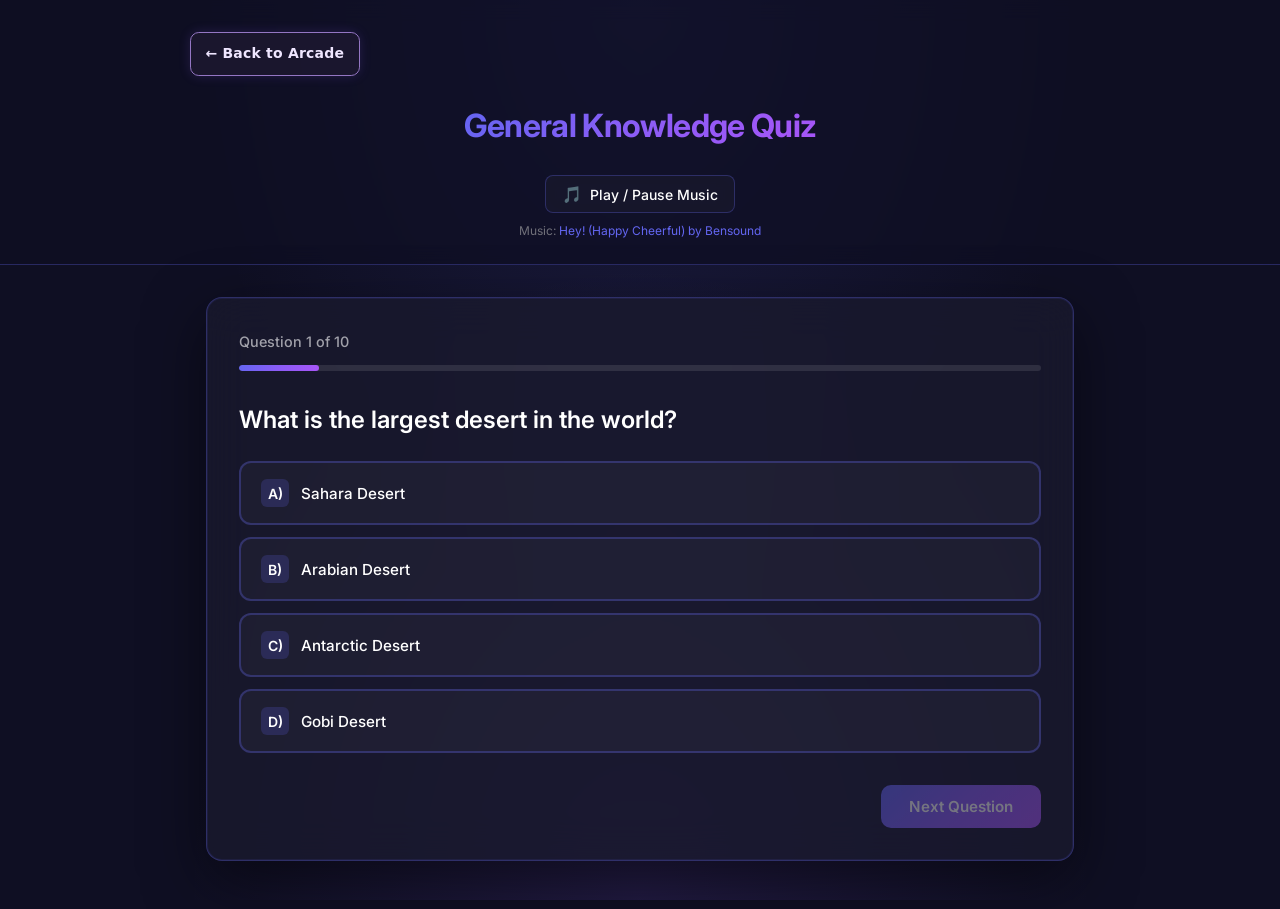
<file: games/quiz-app/index.html>
<!DOCTYPE html>
<html lang="en">
<head>
    <meta charset="UTF-8">
    <meta name="viewport" content="width=device-width, initial-scale=1.0">
    <title>Interactive General Knowledge Quiz</title>
    <link rel="preconnect" href="https://fonts.googleapis.com">
    <link rel="preconnect" href="https://fonts.gstatic.com" crossorigin>
    <link href="https://fonts.googleapis.com/css2?family=Inter:wght@400;500;600;700&display=swap" rel="stylesheet">
    <link rel="stylesheet" href="styles/style.css">
</head>
<body>
    <div class="background-gradient"></div>
    
    <header class="app-header">
        <div class="header-content">
            <a class="back-home-btn" href="../../index.html">← Back to Arcade</a>
            <h1 class="app-title">General Knowledge Quiz</h1>
            <div class="audio-player">
                <button id="audioToggleBtn" class="audio-btn" aria-label="Toggle background music">
                    <span class="audio-icon">🎵</span>
                    <span id="audioStatus">Play / Pause Music</span>
                </button>
                <audio id="backgroundMusic" loop>
                    <source src="assets/bensound-hey.mp3" type="audio/mpeg">
                    Your browser does not support the audio element.
                </audio>
                <p class="audio-credit">Music: <a href="https://www.bensound.com/royalty-free-music/track/hey-happy-cheerful" target="_blank" rel="noopener noreferrer">Hey! (Happy Cheerful) by Bensound</a></p>
            </div>
        </div>
    </header>

    <main class="main-container">
        <!-- Quiz View -->
        <section id="quizView" class="view">
            <div class="quiz-card card">
                <div class="quiz-header">
                    <div class="progress-info">
                        <span class="question-counter">
                            Question <span id="currentQuestionNum">1</span> of <span id="totalQuestions">10</span>
                        </span>
                        <div class="progress-bar-container">
                            <div id="progressBar" class="progress-bar"></div>
                        </div>
                    </div>
                </div>
                
                <div class="quiz-content">
                    <h2 id="questionText" class="question-text"></h2>
                    <div id="optionsContainer" class="options-container">
                        <!-- Options will be dynamically inserted -->
                    </div>
                </div>
                
                <div class="quiz-footer">
                    <button id="nextBtn" class="next-btn" disabled>Next Question</button>
                </div>
            </div>
        </section>

        <!-- Results Dashboard View -->
        <section id="dashboardView" class="view" style="display: none;">
            <div class="dashboard-card card">
                <div class="dashboard-header">
                    <h2 class="dashboard-title">Quiz Results</h2>
                    <div class="accuracy-display">
                        <div class="accuracy-circle">
                            <span id="accuracyPercentage" class="accuracy-percentage">0%</span>
                        </div>
                        <p class="accuracy-label">Accuracy</p>
                    </div>
                </div>
                
                <div class="dashboard-stats">
                    <div class="stat-card correct-stat">
                        <div class="stat-icon">✓</div>
                        <div class="stat-info">
                            <span id="correctCount" class="stat-number">0</span>
                            <span class="stat-label">Correct Answers</span>
                        </div>
                    </div>
                    <div class="stat-card wrong-stat">
                        <div class="stat-icon">✗</div>
                        <div class="stat-info">
                            <span id="wrongCount" class="stat-number">0</span>
                            <span class="stat-label">Wrong Answers</span>
                        </div>
                    </div>
                </div>
                
                <div class="breakdown-section">
                    <h3 class="breakdown-title">Detailed Breakdown</h3>
                    <div id="breakdownContainer" class="breakdown-container">
                        <!-- Breakdown items will be dynamically inserted -->
                    </div>
                </div>
                
                <div class="dashboard-footer">
                    <button id="restartBtn" class="restart-btn">Restart Quiz</button>
                </div>
            </div>
        </section>
    </main>
    
    <script src="js/main.js"></script>
</body>
</html>
</file>
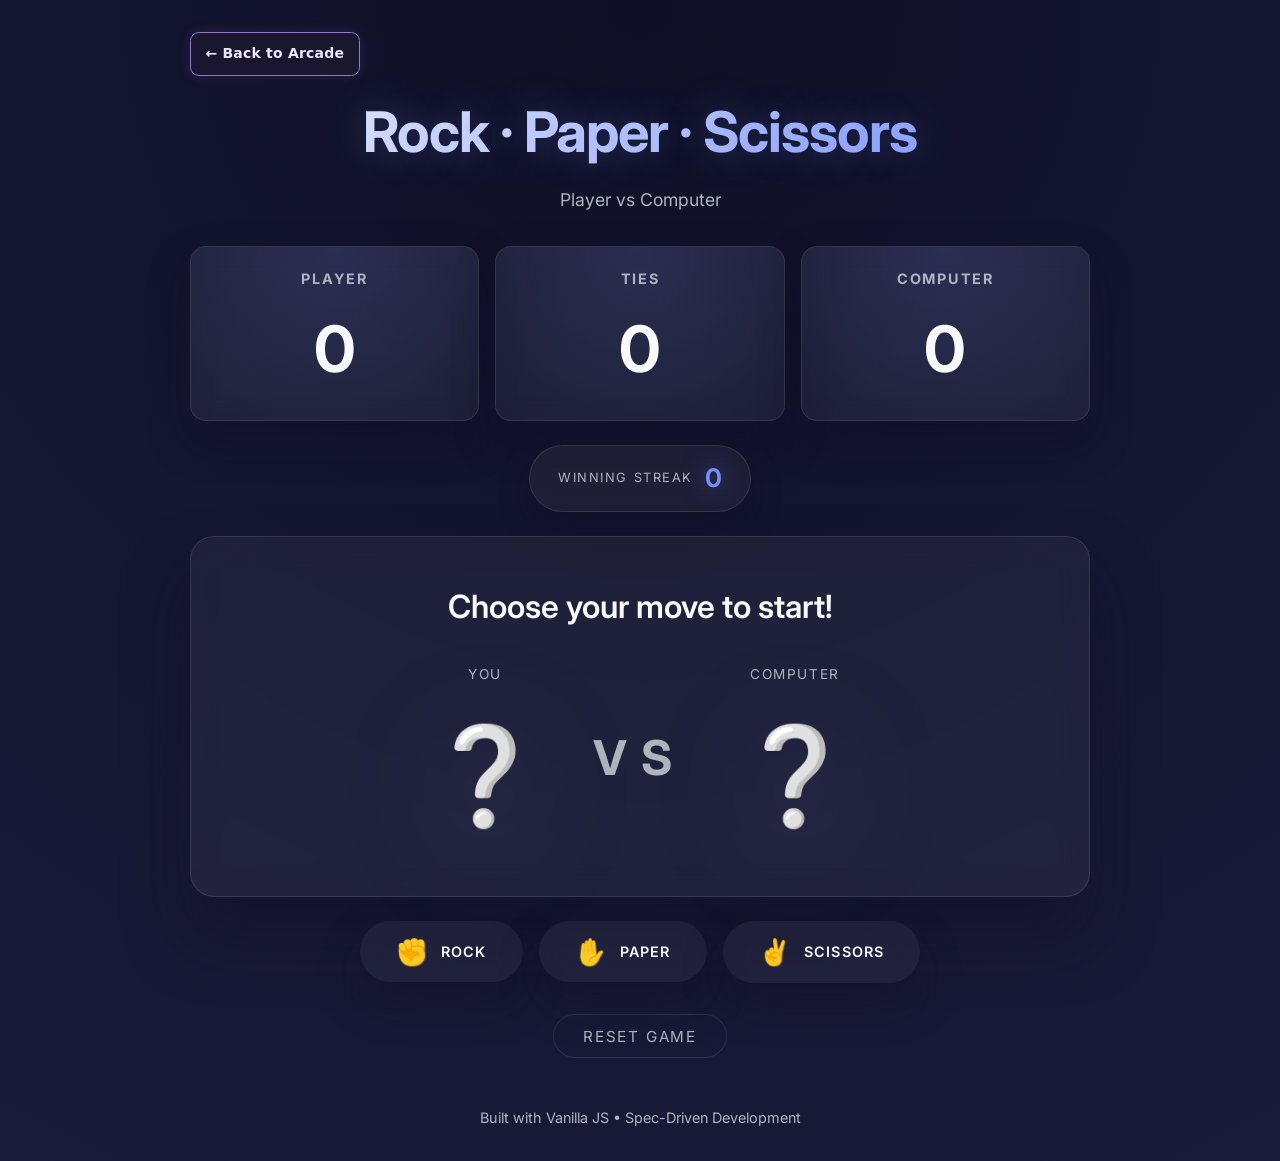
<file: games/rps-game/index.html>
<!DOCTYPE html>
<html lang="en">
<head>
    <meta charset="UTF-8">
    <meta name="viewport" content="width=device-width, initial-scale=1.0">
    <title>Rock, Paper, Scissors</title>
    <link rel="preconnect" href="https://fonts.googleapis.com">
    <link rel="preconnect" href="https://fonts.gstatic.com" crossorigin>
    <link href="https://fonts.googleapis.com/css2?family=Inter:wght@400;600;700&display=swap" rel="stylesheet">
    <link rel="stylesheet" href="styles/style.css">
</head>
<body>
    <header class="header">
        <a class="back-home-btn" href="../../index.html">← Back to Arcade</a>
        <h1 class="title">Rock · Paper · Scissors</h1>
        <p class="subtitle">Player vs Computer</p>
    </header>

    <main class="main">
        <section class="scoreboard" aria-label="Scoreboard">
            <article class="score-card">
                <h2 class="score-label">Player</h2>
                <p class="score-value" id="player-score">0</p>
            </article>
            <article class="score-card">
                <h2 class="score-label">Ties</h2>
                <p class="score-value" id="tie-score">0</p>
            </article>
            <article class="score-card">
                <h2 class="score-label">Computer</h2>
                <p class="score-value" id="computer-score">0</p>
            </article>
        </section>

        <section class="streak" aria-label="Winning streak">
            <span class="streak-label">Winning Streak</span>
            <span class="streak-value" id="streak">0</span>
        </section>

        <section class="game-arena" aria-live="polite" aria-label="Game arena">
            <div class="result-display">
                <p class="result-text" id="result-text">Choose your move to start!</p>
            </div>
            <div class="move-display">
                <div class="move-card">
                    <p class="move-label">You</p>
                    <div class="move-emoji" id="player-move">❔</div>
                </div>
                <div class="vs">VS</div>
                <div class="move-card">
                    <p class="move-label">Computer</p>
                    <div class="move-emoji" id="computer-move">❔</div>
                </div>
            </div>
        </section>

        <section class="choices" aria-label="Choose your move">
            <button class="choice-btn" data-choice="rock" aria-label="Rock">
                <span class="choice-emoji">✊</span>
                <span class="choice-label">Rock</span>
            </button>
            <button class="choice-btn" data-choice="paper" aria-label="Paper">
                <span class="choice-emoji">✋</span>
                <span class="choice-label">Paper</span>
            </button>
            <button class="choice-btn" data-choice="scissors" aria-label="Scissors">
                <span class="choice-emoji">✌️</span>
                <span class="choice-label">Scissors</span>
            </button>
        </section>

        <div class="actions">
            <button class="reset-btn" id="reset-btn">Reset Game</button>
        </div>
    </main>

    <footer class="footer">
        <p>Built with Vanilla JS • Spec-Driven Development</p>
    </footer>

    <script src="js/main.js"></script>
</body>
</html>
</file>
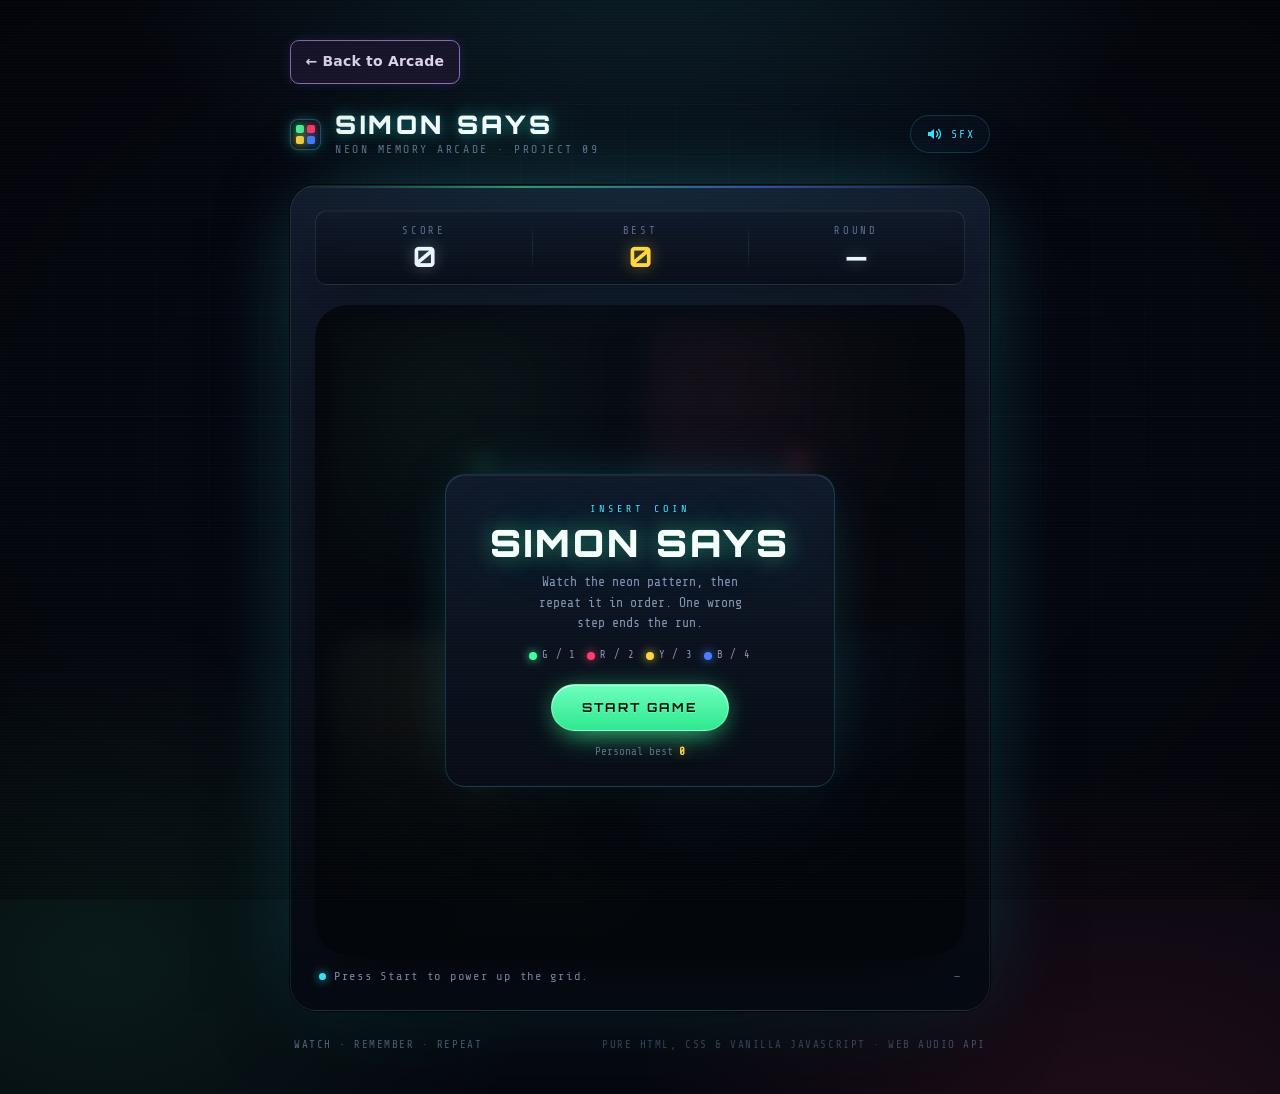
<file: games/simon-says/index.html>
<!DOCTYPE html>
<html lang="en">
<head>
    <meta charset="UTF-8">
    <meta name="viewport" content="width=device-width, initial-scale=1.0">
    <meta name="description" content="Simon Says — a neon memory arcade game built with HTML, CSS and Vanilla JavaScript.">
    <meta name="theme-color" content="#05070f">
    <link rel="icon" href="data:image/svg+xml,%3Csvg xmlns='http://www.w3.org/2000/svg' viewBox='0 0 32 32'%3E%3Crect width='32' height='32' rx='7' fill='%2305070f'/%3E%3Crect x='6' y='6' width='9' height='9' rx='2' fill='%2340ff9e'/%3E%3Crect x='17' y='6' width='9' height='9' rx='2' fill='%23ff3d6e'/%3E%3Crect x='6' y='17' width='9' height='9' rx='2' fill='%23ffd83d'/%3E%3Crect x='17' y='17' width='9' height='9' rx='2' fill='%234a7cff'/%3E%3C/svg%3E">
    <title>Simon Says — Neon Memory Arcade</title>

    <link rel="preconnect" href="https://fonts.googleapis.com">
    <link rel="preconnect" href="https://fonts.gstatic.com" crossorigin>
    <link href="https://fonts.googleapis.com/css2?family=Orbitron:wght@500;700;900&family=Share+Tech+Mono&display=swap" rel="stylesheet">
    <link rel="stylesheet" href="styles/style.css">
</head>
<body>
    <div class="app">
        <a class="back-home-btn" href="../../index.html">← Back to Arcade</a>
        <header class="topbar">
            <div class="brand">
                <span class="brand-mark" aria-hidden="true">
                    <span class="brand-dot brand-dot--green"></span>
                    <span class="brand-dot brand-dot--red"></span>
                    <span class="brand-dot brand-dot--yellow"></span>
                    <span class="brand-dot brand-dot--blue"></span>
                </span>
                <div class="brand-text">
                    <h1 class="brand-title">SIMON SAYS</h1>
                    <p class="brand-sub">Neon Memory Arcade &middot; Project 09</p>
                </div>
            </div>

            <button class="sound-btn" id="soundToggle" type="button"
                    aria-pressed="false" aria-label="Mute sound effects" title="Toggle sound effects">
                <svg class="sound-icon" viewBox="0 0 24 24" aria-hidden="true" focusable="false">
                    <path d="M4 9.4h3.1L12 5.4v13.2l-4.9-4H4z" fill="currentColor"></path>
                    <path class="sound-wave" d="M15.4 8.7a4.7 4.7 0 0 1 0 6.6M18.1 6a8.2 8.2 0 0 1 0 12"
                          fill="none" stroke="currentColor" stroke-width="1.8" stroke-linecap="round"></path>
                    <path class="sound-off" d="M15.8 9.4l5.1 5.2m0-5.2l-5.1 5.2"
                          fill="none" stroke="currentColor" stroke-width="1.8" stroke-linecap="round"></path>
                </svg>
                <span class="sound-label" id="soundLabel">SFX</span>
            </button>
        </header>

        <main class="cabinet">
            <section class="hud" aria-label="Game statistics">
                <div class="stat">
                    <span class="stat-label">Score</span>
                    <span class="stat-value" id="scoreValue">0</span>
                </div>
                <div class="stat stat--best">
                    <span class="stat-label">Best</span>
                    <span class="stat-value" id="bestValue">0</span>
                </div>
                <div class="stat">
                    <span class="stat-label">Round</span>
                    <span class="stat-value" id="roundValue">&mdash;</span>
                </div>
            </section>

            <section class="stage" aria-label="Simon Says play area">
                <div class="board-shell">
                    <div class="board" id="board" data-state="idle" role="group"
                         aria-label="Four colored pads. Green, red, yellow and blue.">
                        <button class="pad pad--green" type="button" data-color="green"
                                aria-label="Green pad" aria-keyshortcuts="G 1">
                            <span class="pad-glyph" aria-hidden="true">&#9650;</span>
                            <span class="pad-name">Green</span>
                        </button>
                        <button class="pad pad--red" type="button" data-color="red"
                                aria-label="Red pad" aria-keyshortcuts="R 2">
                            <span class="pad-glyph" aria-hidden="true">&#9670;</span>
                            <span class="pad-name">Red</span>
                        </button>
                        <button class="pad pad--yellow" type="button" data-color="yellow"
                                aria-label="Yellow pad" aria-keyshortcuts="Y 3">
                            <span class="pad-glyph" aria-hidden="true">&#9632;</span>
                            <span class="pad-name">Yellow</span>
                        </button>
                        <button class="pad pad--blue" type="button" data-color="blue"
                                aria-label="Blue pad" aria-keyshortcuts="B 4">
                            <span class="pad-glyph" aria-hidden="true">&#9679;</span>
                            <span class="pad-name">Blue</span>
                        </button>

                        <!-- Playing overlay: non-blocking central status hub -->
                        <div class="hub" id="playOverlay" data-phase="idle" aria-hidden="true">
                            <span class="hub-brand">SIMON</span>
                            <span class="hub-phase" id="phaseText">READY</span>
                        </div>
                    </div>

                    <!-- Start overlay -->
                    <div class="overlay overlay--start is-active" id="startOverlay">
                        <div class="overlay-card">
                            <p class="eyebrow">Insert coin</p>
                            <h2 class="overlay-title">SIMON SAYS</h2>
                            <p class="overlay-text">Watch the neon pattern, then repeat it in order. One wrong step ends the run.</p>

                            <ul class="legend" aria-label="Keyboard shortcuts">
                                <li><span class="legend-dot legend-dot--green"></span>G / 1</li>
                                <li><span class="legend-dot legend-dot--red"></span>R / 2</li>
                                <li><span class="legend-dot legend-dot--yellow"></span>Y / 3</li>
                                <li><span class="legend-dot legend-dot--blue"></span>B / 4</li>
                            </ul>

                            <button class="btn btn--primary" id="startBtn" type="button">Start Game</button>
                            <p class="overlay-note">Personal best <strong id="startBest">0</strong></p>
                        </div>
                    </div>

                    <!-- Game over overlay -->
                    <div class="overlay overlay--over" id="gameOverOverlay" aria-hidden="true">
                        <div class="overlay-card">
                            <p class="eyebrow eyebrow--danger">Signal lost</p>
                            <h2 class="overlay-title overlay-title--danger">GAME OVER</h2>
                            <p class="record-badge" id="newRecordBadge" hidden>&#9733; New personal best &#9733;</p>

                            <dl class="summary">
                                <div class="summary-item">
                                    <dt>Score</dt>
                                    <dd id="finalScore">0</dd>
                                </div>
                                <div class="summary-item">
                                    <dt>Best</dt>
                                    <dd id="finalBest">0</dd>
                                </div>
                                <div class="summary-item">
                                    <dt>Round</dt>
                                    <dd id="finalRound">1</dd>
                                </div>
                            </dl>

                            <p class="overlay-text overlay-reason" id="gameOverReason">You pressed Blue where Red was next.</p>

                            <button class="btn btn--primary" id="restartBtn" type="button">Play Again</button>
                            <p class="overlay-note">Press <kbd>Space</kbd> to retry</p>
                        </div>
                    </div>
                </div>

                <div class="statusbar">
                    <p class="status-text" id="statusText">Press Start to power up the grid.</p>
                    <span class="status-count" id="statusCount">&mdash;</span>
                </div>

                <ol class="progress" id="progressDots" aria-hidden="true"></ol>
            </section>
        </main>

        <footer class="footer">
            <p>Watch &middot; Remember &middot; Repeat</p>
            <p class="footer-muted">Pure HTML, CSS &amp; Vanilla JavaScript &middot; Web Audio API</p>
        </footer>
    </div>

    <p class="sr-only" id="liveStatus" role="status" aria-live="polite"></p>
    <script src="js/main.js"></script>
</body>
</html>
</file>
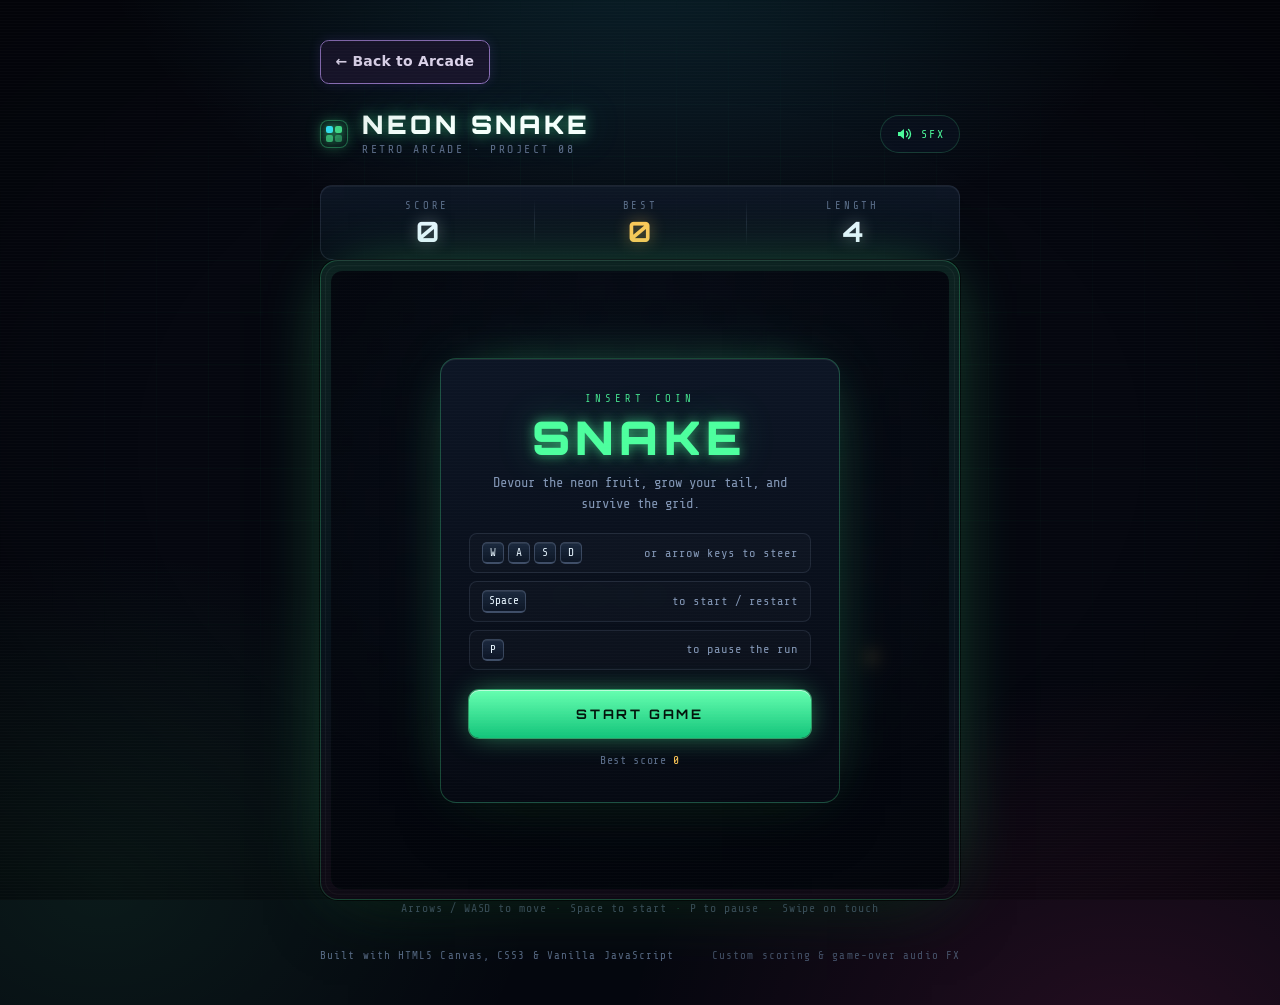
<file: games/snake/index.html>
<!DOCTYPE html>
<html lang="en">
<head>
    <meta charset="UTF-8">
    <meta name="viewport" content="width=device-width, initial-scale=1.0">
    <meta name="description" content="Neon Snake — a retro arcade Snake game built with HTML5 Canvas, CSS3 and Vanilla JavaScript.">
    <meta name="theme-color" content="#05070f">
    <link rel="icon" href="data:image/svg+xml,%3Csvg xmlns='http://www.w3.org/2000/svg' viewBox='0 0 32 32'%3E%3Crect width='32' height='32' rx='7' fill='%2305070f'/%3E%3Crect x='6' y='6' width='9' height='9' rx='2' fill='%234dff9e'/%3E%3Crect x='15' y='6' width='9' height='9' rx='2' fill='%2335e6ff'/%3E%3Crect x='15' y='15' width='9' height='9' rx='2' fill='%234dff9e'/%3E%3Crect x='24' y='15' width='6' height='6' rx='2' fill='%23ffc857'/%3E%3C/svg%3E">
    <title>Neon Snake — Retro Arcade</title>

    <link rel="preconnect" href="https://fonts.googleapis.com">
    <link rel="preconnect" href="https://fonts.gstatic.com" crossorigin>
    <link href="https://fonts.googleapis.com/css2?family=Orbitron:wght@500;700;900&family=Share+Tech+Mono&display=swap" rel="stylesheet">
    <link rel="stylesheet" href="styles/style.css">
</head>
<body>
    <div class="app">
        <a class="back-home-btn" href="../../index.html">← Back to Arcade</a>
        <header class="topbar">
            <div class="brand">
                <span class="brand-mark" aria-hidden="true">
                    <span></span><span></span><span></span><span></span>
                </span>
                <div class="brand-text">
                    <h1 class="brand-title">NEON SNAKE</h1>
                    <p class="brand-sub">Retro Arcade &middot; Project 08</p>
                </div>
            </div>

            <button class="sound-btn" id="soundToggle" type="button"
                    aria-pressed="false" aria-label="Mute sound effects" title="Toggle sound effects">
                <svg class="sound-icon" viewBox="0 0 24 24" aria-hidden="true" focusable="false">
                    <path d="M4 9.4h3.1L12 5.4v13.2l-4.9-4H4z" fill="currentColor"></path>
                    <path class="sound-wave" d="M15.4 8.7a4.7 4.7 0 0 1 0 6.6M18.1 6a8.2 8.2 0 0 1 0 12"
                          fill="none" stroke="currentColor" stroke-width="1.8" stroke-linecap="round"></path>
                    <path class="sound-off" d="M15.8 9.4l5.1 5.2m0-5.2l-5.1 5.2"
                          fill="none" stroke="currentColor" stroke-width="1.8" stroke-linecap="round"></path>
                </svg>
                <span class="sound-label" id="soundLabel">SFX</span>
            </button>
        </header>

        <main class="game">
            <section class="hud" aria-label="Game statistics">
                <div class="stat">
                    <span class="stat-label">Score</span>
                    <span class="stat-value" id="scoreValue">0</span>
                </div>
                <div class="stat stat--best">
                    <span class="stat-label">Best</span>
                    <span class="stat-value" id="bestValue">0</span>
                </div>
                <div class="stat">
                    <span class="stat-label">Length</span>
                    <span class="stat-value" id="lengthValue">4</span>
                </div>
            </section>

            <div class="stage" id="stage">
                <canvas id="gameCanvas" width="480" height="480" role="img"
                        aria-label="Snake game board. Use arrow keys or W A S D to steer."></canvas>

                <!-- Start screen -->
                <div class="overlay overlay--start is-active" id="startOverlay">
                    <div class="overlay-card">
                        <p class="eyebrow">Insert coin</p>
                        <h2 class="overlay-title neon-green">SNAKE</h2>
                        <p class="overlay-text">Devour the neon fruit, grow your tail, and survive the grid.</p>

                        <ul class="keys">
                            <li>
                                <span class="key-group">
                                    <kbd>W</kbd><kbd>A</kbd><kbd>S</kbd><kbd>D</kbd>
                                </span>
                                <span class="key-desc">or arrow keys to steer</span>
                            </li>
                            <li>
                                <span class="key-group"><kbd>Space</kbd></span>
                                <span class="key-desc">to start / restart</span>
                            </li>
                            <li>
                                <span class="key-group"><kbd>P</kbd></span>
                                <span class="key-desc">to pause the run</span>
                            </li>
                        </ul>

                        <p class="touch-hint">Swipe on the board to steer</p>

                        <button class="btn btn--primary" id="startBtn" type="button">Start Game</button>
                        <p class="overlay-note">Best score <strong id="startBest">0</strong></p>
                    </div>
                </div>

                <!-- Pause screen -->
                <div class="overlay overlay--pause" id="pauseOverlay" aria-hidden="true">
                    <div class="overlay-card">
                        <p class="eyebrow">System halted</p>
                        <h2 class="overlay-title neon-cyan">PAUSED</h2>
                        <p class="overlay-text">Catch your breath. The grid will wait.</p>
                        <button class="btn btn--primary" id="resumeBtn" type="button">Resume</button>
                        <p class="overlay-note">Press <kbd>P</kbd> or <kbd>Space</kbd> to continue</p>
                    </div>
                </div>

                <!-- Game over screen -->
                <div class="overlay overlay--over" id="gameOverOverlay" aria-hidden="true">
                    <div class="overlay-card">
                        <p class="eyebrow eyebrow--danger">Signal lost</p>
                        <h2 class="overlay-title neon-magenta">GAME OVER</h2>
                        <p class="record-badge" id="newRecordBadge" hidden>&#9733; New high score &#9733;</p>

                        <dl class="summary">
                            <div class="summary-item">
                                <dt>Score</dt>
                                <dd id="finalScore">0</dd>
                            </div>
                            <div class="summary-item">
                                <dt>Best</dt>
                                <dd id="finalBest">0</dd>
                            </div>
                            <div class="summary-item">
                                <dt>Length</dt>
                                <dd id="finalLength">4</dd>
                            </div>
                        </dl>

                        <button class="btn btn--primary" id="restartBtn" type="button">Play Again</button>
                        <p class="overlay-note">Press <kbd>Space</kbd> to retry</p>
                    </div>
                </div>
            </div>

            <p class="stage-hint">
                <span>Arrows / WASD to move</span>
                <span class="dot" aria-hidden="true">&middot;</span>
                <span>Space to start</span>
                <span class="dot" aria-hidden="true">&middot;</span>
                <span>P to pause</span>
                <span class="dot" aria-hidden="true">&middot;</span>
                <span>Swipe on touch</span>
            </p>
        </main>

        <footer class="footer">
            <p>Built with HTML5 Canvas, CSS3 &amp; Vanilla JavaScript</p>
            <p class="footer-muted">Custom scoring &amp; game-over audio FX</p>
        </footer>
    </div>

    <p class="sr-only" id="liveStatus" role="status" aria-live="polite"></p>
    <script src="js/main.js"></script>
</body>
</html>
</file>
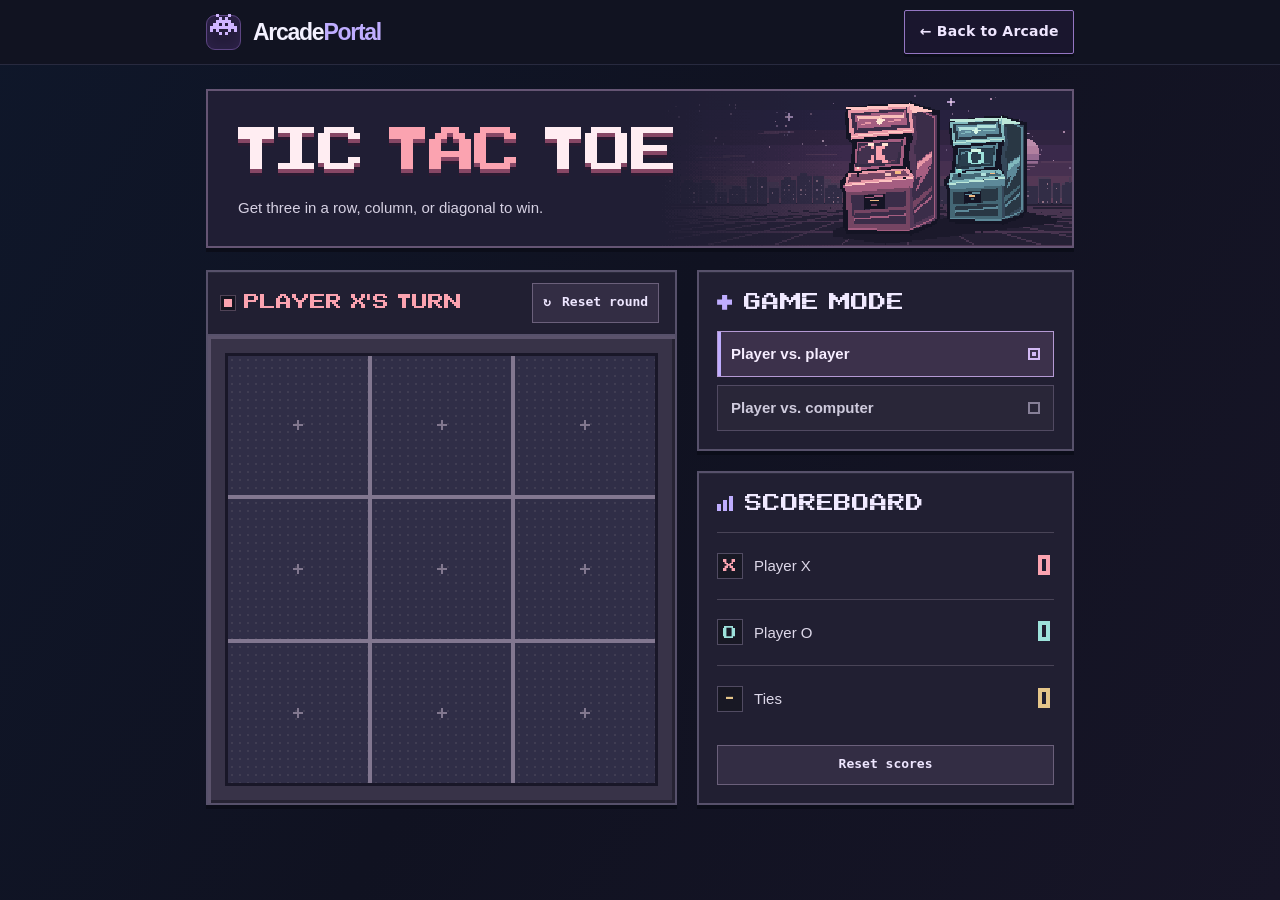
<file: games/tic-tac-toe/index.html>
<!doctype html>
<html lang="en">
<head>
  <meta charset="utf-8">
  <meta name="viewport" content="width=device-width, initial-scale=1">
  <meta name="theme-color" content="#0f172a">
  <title>Tic Tac Toe · Arcade Portal</title>
  <link rel="icon" href="data:,">
  <link rel="stylesheet" href="../../styles/styles.css">
  <link rel="stylesheet" href="../arcade-nav.css">
  <link rel="stylesheet" href="styles/style.css">
  <script defer src="js/main.js"></script>
</head>
<body>
  <a class="skip-link" href="#gameBoard">Skip to board</a>
  <header class="site-header">
    <div class="shell topbar">
      <a class="brand" href="../../index.html" aria-label="Arcade Portal home">
        <span class="brand-mark" aria-hidden="true"><i></i></span>
        <span>Arcade<span class="brand-accent">Portal</span></span>
      </a>
      <a class="back-home-btn" href="../../index.html#library">← Back to Arcade</a>
    </div>
  </header>

  <main class="shell">
    <header class="marquee">
      <div class="marquee-copy">
        <h1>Tic <span>Tac</span> Toe</h1>
        <p>Get three in a row, column, or diagonal to win.</p>
      </div>
    </header>

    <div class="play-area">
      <section class="panel settings" aria-labelledby="mode-title">
        <h2 class="panel-title" id="mode-title"><i class="pad-icon" aria-hidden="true"></i>Game mode</h2>
        <div class="mode-switcher" role="group" aria-labelledby="mode-title">
          <button id="modePvp" type="button" class="mode-btn active" aria-pressed="true">
            <span>Player vs. player</span><i aria-hidden="true"></i>
          </button>
          <button id="modePvc" type="button" class="mode-btn" aria-pressed="false">
            <span>Player vs. computer</span><i aria-hidden="true"></i>
          </button>
        </div>
      </section>

      <section class="board-panel panel" aria-label="Play Tic Tac Toe">
        <div class="round-bar">
          <div class="status-banner" id="statusBanner" role="status" aria-atomic="true" data-player="x">
            <span class="status-light" aria-hidden="true"></span>
            <span id="statusText">Player X’s turn</span>
          </div>
          <button class="reset-round" type="button" id="resetRoundBtn">
            <span aria-hidden="true">↻</span> Reset round
          </button>
        </div>
        <div class="board-bezel">
          <div class="game-board" id="gameBoard" role="group" aria-label="Game board" tabindex="-1">
            <button class="cell" type="button" data-cell-index="0" aria-label="Row 1, column 1, empty"></button>
            <button class="cell" type="button" data-cell-index="1" aria-label="Row 1, column 2, empty"></button>
            <button class="cell" type="button" data-cell-index="2" aria-label="Row 1, column 3, empty"></button>
            <button class="cell" type="button" data-cell-index="3" aria-label="Row 2, column 1, empty"></button>
            <button class="cell" type="button" data-cell-index="4" aria-label="Row 2, column 2, empty"></button>
            <button class="cell" type="button" data-cell-index="5" aria-label="Row 2, column 3, empty"></button>
            <button class="cell" type="button" data-cell-index="6" aria-label="Row 3, column 1, empty"></button>
            <button class="cell" type="button" data-cell-index="7" aria-label="Row 3, column 2, empty"></button>
            <button class="cell" type="button" data-cell-index="8" aria-label="Row 3, column 3, empty"></button>
          </div>
        </div>
      </section>

      <section class="panel scores" aria-labelledby="scores-title">
        <h2 class="panel-title" id="scores-title"><i class="bars-icon" aria-hidden="true"></i>Scoreboard</h2>
        <dl class="scoreboard">
          <div class="score-row score-x">
            <dt><span class="score-mark" aria-hidden="true">X</span>Player X<span class="sr-only"> wins</span></dt>
            <dd id="scoreX">0</dd>
          </div>
          <div class="score-row score-o">
            <dt><span class="score-mark" aria-hidden="true">O</span><span id="scoreOLabel">Player O</span><span class="sr-only"> wins</span></dt>
            <dd id="scoreO">0</dd>
          </div>
          <div class="score-row score-tie">
            <dt><span class="score-mark" aria-hidden="true">–</span>Ties</dt>
            <dd id="scoreTie">0</dd>
          </div>
        </dl>
        <button class="reset-scores" id="resetScoresBtn" type="button">Reset scores</button>
      </section>
    </div>
  </main>
</body>
</html>
</file>
<file: styles/styles.css>
/* Original pixel lettering for the hero title, bundled for offline play. */
@font-face {
  font-family: "Portal Pixel";
  src: url("[data-uri]") format("woff");
  font-style: normal;
  font-weight: 900;
  font-display: swap;
}

:root {
  color-scheme: dark;
  --slate: #0f172a;
  --raised: #1e293b;
  --ink: #f3f1ff;
  --muted: #b2b2c8;
  --line: #33334d;
  --violet: #8b5cf6;
  --lavender: #bfadff;
  --cyan: #38bdf8;
  --rose: #f43f5e;
  font-family: "Inter", "Segoe UI", Arial, sans-serif;
}

*, *::before, *::after { box-sizing: border-box; }
[hidden] { display: none !important; }
html { scroll-padding-top: 1rem; }
body { margin: 0; min-width: 0; background: linear-gradient(120deg, var(--slate), #101221 48%, #171527); color: var(--ink); }
button, input { font: inherit; }
button { cursor: pointer; }
a { color: inherit; text-decoration: none; }
button, a { -webkit-tap-highlight-color: transparent; }
:focus-visible { outline: 3px solid var(--cyan); outline-offset: 4px; }
.sr-only, .skip-link:not(:focus) {
  position: absolute;
  width: 1px;
  height: 1px;
  padding: 0;
  margin: -1px;
  overflow: hidden;
  clip-path: inset(50%);
  white-space: nowrap;
}
.skip-link:focus { position: fixed; z-index: 5; top: .5rem; left: .5rem; background: var(--slate); padding: .8rem; }
.shell { width: min(1160px, calc(100% - clamp(32px, 8vw, 112px))); margin-inline: auto; }
.site-header { background: #111321; border-bottom: 1px solid #282a3f; }
.topbar { min-height: 72px; display: flex; justify-content: space-between; align-items: center; gap: 1rem; }
.brand { display: inline-flex; align-items: center; gap: 12px; font-weight: 800; font-size: 23px; letter-spacing: -.055em; }
.brand-accent { color: var(--lavender); }
.brand-mark {
  display: grid;
  place-content: center;
  width: 35px;
  height: 35px;
  background: #251d3c;
  border: 1px solid #5d4583;
  border-radius: 9px;
  box-shadow: inset 0 0 12px #9e66ff16;
}
/* A pixel invader, drawn on a three-pixel grid. */
.brand-mark i {
  display: block;
  width: 3px;
  height: 3px;
  margin: -18px 24px 0 0;
  color: #cfb5ff;
  box-shadow: 6px 0, 18px 0, 9px 3px, 15px 3px, 6px 6px, 9px 6px, 12px 6px, 15px 6px, 18px 6px,
    3px 9px, 6px 9px, 12px 9px, 18px 9px, 21px 9px, 0 12px, 3px 12px, 6px 12px, 9px 12px, 12px 12px,
    15px 12px, 18px 12px, 21px 12px, 24px 12px, 0 15px, 6px 15px, 18px 15px, 24px 15px, 9px 18px, 15px 18px;
}
.navigation, .random-btn, .library-link, .reset-btn { display: inline-flex; align-items: center; }
.navigation { gap: 26px; }
.navigation a, .navigation button { font-size: 13px; font-weight: 650; }
.library-link { gap: 9px; color: #d8d3ee; }
.library-link:hover, .site-footer a:hover { color: var(--lavender); }
.grid-icon {
  --unit: 5px;
  display: inline-block;
  background: currentColor;
  width: var(--unit);
  height: var(--unit);
  box-shadow: calc(var(--unit) + 2px) 0, 0 calc(var(--unit) + 2px), calc(var(--unit) + 2px) calc(var(--unit) + 2px);
  margin: 0 calc(var(--unit) + 2px) calc(var(--unit) + 2px) 0;
  flex-shrink: 0;
}
.random-btn, .reset-btn {
  justify-content: center;
  gap: 10px;
  border: 1px solid #58446f;
  border-radius: 7px;
  background: #251e36;
  color: #e2d5ff;
  padding: 9px 14px;
}
.random-btn:hover, .reset-btn:hover { background: #382a4d; border-color: var(--lavender); }
.dice-icon { width: 15px; height: 15px; border-radius: 4px; border: 1.5px solid currentColor; position: relative; transform: rotate(-9deg); }
.dice-icon::before { content: ""; position: absolute; top: 2px; left: 2px; width: 2px; height: 2px; background: currentColor; box-shadow: 6px 0, 3px 3px, 0 6px, 6px 6px; }

.hero {
  isolation: isolate;
  position: relative;
  overflow: hidden;
  margin-top: 28px;
  padding: clamp(24px, 3.5vw, 48px);
  border: 1px solid #413658;
  border-radius: 15px;
  background: #1e1b34;
}
.hero-scene { position: absolute; z-index: -1; inset: 0 0 0 34%; }
.hero-scene canvas { width: 100%; height: 100%; image-rendering: pixelated; }
.hero-scene::after { content: ""; position: absolute; inset: 0; background: linear-gradient(90deg, #1e1b34, transparent 39%); }
.hero-content { position: relative; max-width: 54%; }
.hero-meta { display: flex; align-items: center; gap: 9px; margin: 0 0 19px; color: #c6b3ef; font: 600 10px/1.2 ui-monospace, Consolas, monospace; text-transform: uppercase; letter-spacing: .14em; }
.hero-meta span { width: 7px; height: 7px; background: #a1f4d2; box-shadow: 0 0 7px #6cf5c064; }
.hero-meta b { color: #807395; margin-inline: 2px; }
h1 {
  margin: 0;
  font: 900 clamp(36px, 4.9vw, 64px)/1.05 "Portal Pixel", "Archivo Black", "Arial Black", sans-serif;
  text-transform: uppercase;
  color: #f6eeff;
  text-shadow: 0 4px 0 #654c89;
}
h1 span { color: #c196ff; }
.hero-description { max-width: 400px; margin: 15px 0 24px; font-size: 15px; line-height: 1.55; color: #c6c1d7; }
.search-box { width: min(100%, 456px); min-height: 48px; display: flex; align-items: center; gap: 12px; padding: 0 14px; border: 1px solid #59506c; border-radius: 8px; background: #121221ed; }
.search-box:focus-within { border-color: var(--lavender); box-shadow: 0 0 0 2px #aa82ff33; }
.search-icon { flex-shrink: 0; display: inline-block; position: relative; width: 14px; height: 14px; border: 1.7px solid currentColor; color: #c5b5e4; border-radius: 50%; margin-right: 3px; }
.search-icon::after { content: ""; position: absolute; width: 7px; height: 2px; background: currentColor; transform: rotate(45deg); right: -5px; bottom: -2px; }
.search-box input { flex: 1; width: 0; padding: 12px 0; background: transparent; color: var(--ink); border: none; outline: none; font-size: 14px; }
.search-box input::placeholder { color: #aaa3bc; opacity: 1; }
.shortcut { display: grid; place-items: center; min-width: 21px; height: 23px; border: 1px solid #444056; border-radius: 4px; color: #aea5bf; font-size: 12px; }
.clear-search { color: #d2c8df; background: none; border: 0; font-size: 22px; line-height: 1; min-width: 28px; height: 30px; }
.clear-search:not([hidden]) + .shortcut { display: none; }

.library { margin: 36px 0 52px; }
.library-heading { display: flex; align-items: center; justify-content: space-between; gap: 1rem; margin-bottom: 19px; }
.library-heading h2 { display: flex; align-items: center; gap: 14px; margin: 0; font-size: clamp(24px, 2.7vw, 30px); line-height: 1.2; letter-spacing: -.045em; }
.library-heading .grid-icon { --unit: 7px; color: #b59afb; }
.result-count { font: 12px/1.3 ui-monospace, Consolas, monospace; color: #bbb4cc; }
.filters { display: flex; flex-wrap: wrap; gap: 7px; margin-bottom: 21px; }
.filter-btn {
  border: 1px solid var(--line);
  background: #181a29;
  border-radius: 999px;
  color: #bdbbd0;
  font-size: 12px;
  font-weight: 550;
  padding: 7px 12px;
  line-height: 1.15;
}
.filter-btn:hover { color: var(--ink); border-color: #736380; }
.filter-btn[aria-pressed="true"] { color: #f0e7ff; background: #48345f; border-color: #9371c5; }
.game-grid { display: grid; grid-template-columns: repeat(auto-fit, minmax(280px, 1fr)); gap: 20px; }
/* Keep the remaining cards in their usual columns when filtering a short list. */
.game-grid:has(.game-card[hidden]) { grid-template-columns: repeat(auto-fill, minmax(280px, 1fr)); }
.game-card {
  min-width: 0;
  display: flex;
  flex-direction: column;
  overflow: hidden;
  border-radius: 12px;
  border: 1px solid #35354a;
  background: linear-gradient(125deg, #232236ed, color-mix(in srgb, var(--raised) 72%, transparent));
  backdrop-filter: blur(10px);
  box-shadow: 0 6px 16px #05061030;
  transition: transform .18s, border-color .18s, box-shadow .18s;
}
.game-card:hover, .game-card:focus-within { transform: translateY(-5px); border-color: var(--violet); box-shadow: 0 6px 24px #8b5cf634; }
.game-art {
  position: relative;
  height: 146px;
  display: grid;
  place-items: center;
  overflow: hidden;
  border-bottom: 1px solid #423954;
  background: radial-gradient(ellipse at center, #4b3660, #262237);
}
.game-art canvas { width: 100%; height: 100%; object-fit: cover; image-rendering: pixelated; }
.art-icon { font-size: 54px; }
.card-content { flex: 1; display: flex; flex-direction: column; align-items: flex-start; padding: 18px 19px 16px; }
.tags { display: flex; gap: 6px; flex-wrap: wrap; margin-bottom: 9px; }
.tag { display: inline-block; border: 1px solid #70579860; border-radius: 5px; padding: 3px 7px; background: #45325470; color: #d3b7f5; font: 600 10px/1.15 ui-monospace, Consolas, monospace; }
.tag[data-tag="puzzle"], .tag[data-tag="trivia"] { color: #f4ca91; border-color: #84664780; background: #3f322b; }
.tag[data-tag="action"], .tag[data-tag="rhythm"] { color: #ffb2cd; border-color: color-mix(in srgb, var(--rose) 42%, var(--line)); background: #3f293c; }
.tag[data-tag="arcade"], .tag[data-tag="sports"] { color: #99dbef; border-color: #41698190; background: #223445; }
.tag[data-tag="endless"], .tag[data-tag="logic"] { color: #94ddc9; border-color: #47746888; background: #203a38; }
.game-title { margin: 0; font-size: 20px; font-weight: 700; letter-spacing: -.035em; line-height: 1.24; }
.game-title a:hover { color: var(--lavender); }
.game-description { margin: 7px 0 17px; line-height: 1.5; font-size: 14px; color: var(--muted); }
.play-btn {
  display: flex; align-items: center; justify-content: center; gap: 9px;
  margin-top: auto; width: 100%; min-height: 34px; border: 1px solid #514463;
  border-radius: 6px; background: #2c263b; color: #e0ceff; font-size: 13px; font-weight: 650;
}
.play-btn::before { content: ""; width: 0; height: 0; border-block: 4px solid transparent; border-left: 6px solid currentColor; }
.play-btn:hover { background: #48345d; border-color: #9a77c2; color: #fff; }
.empty-state { text-align: center; border: 1px dashed #524661; border-radius: 12px; background: #1b192b; padding: 38px 18px; }
.empty-state h3 { margin: 16px 0 6px; font-size: 21px; }
.empty-state p { color: var(--muted); margin: 6px 0 18px; }
.site-footer { border-top: 1px solid #2a293b; color: #aaa7bf; font-size: 13px; }
.site-footer .shell { padding-block: 22px; display: flex; justify-content: space-between; gap: 12px; }

@media (max-width: 840px) {
  .hero-content { max-width: 62%; }
  .hero-scene { left: 31%; }
  .hero-scene::after { background: linear-gradient(90deg, #1e1b34, #1e1b3466 28%, transparent 60%); }
  .game-grid { gap: 16px; }
}
@media (max-width: 620px) {
  .shell { width: calc(100% - 32px); }
  .topbar { min-height: 60px; }
  .brand { font-size: 20px; gap: 8px; }
  .brand-mark { width: 32px; height: 32px; }
  .random-btn { padding: 8px 10px; }
  .navigation { gap: 0; }
  .library-link { display: none; }
  .hero { display: flex; flex-direction: column; margin-top: 16px; padding: 0; }
  .hero-scene { position: relative; inset: auto; height: clamp(120px, 30vw, 170px); order: -1; }
  .hero-scene canvas { object-fit: cover; object-position: right 47%; }
  .hero-scene::after { background: linear-gradient(0deg, #201c35, transparent 28%); }
  .hero-content { max-width: none; padding: 6px 20px 22px; }
  .hero-meta { margin-bottom: 14px; }
  h1 { font-size: clamp(30px, 7.9vw, 46px); }
  .hero-description { margin: 12px 0 16px; font-size: 14px; }
  .search-box { min-height: 44px; width: 100%; gap: 10px; }
  .search-box input { font-size: 13px; }
  .shortcut { display: none; }
  .library { margin: 28px 0 36px; }
  .library-heading { margin-bottom: 14px; }
  .filters { gap: 6px; margin-bottom: 16px; }
  .filter-btn { padding: 7px 10px; }
  .game-art { height: clamp(124px, 38vw, 180px); }
}
@media (max-width: 370px) {
  .brand { font-size: 18px; gap: 7px; }
  .brand-mark { width: 30px; height: 30px; }
  .random-btn { gap: 7px; padding: 8px; white-space: nowrap; }
  .navigation button { font-size: 12px; }
  h1 { font-size: 25px; }
  .hero-content { padding-inline: 16px; }
  .game-grid, .game-grid:has(.game-card[hidden]) { grid-template-columns: minmax(0, 1fr); }
}
@media (prefers-reduced-motion: reduce) {
  *, *::before, *::after { transition: none !important; }
  .game-card:hover, .game-card:focus-within { transform: none; }
}
</file>
<file: games/arcade-nav.css>
/* Shared by every game so the return link looks and behaves the same. */
.back-home-btn {
    display: inline-flex;
    align-items: center;
    justify-content: center;
    box-sizing: border-box;
    width: fit-content;
    max-width: 100%;
    min-height: 44px;
    padding: 0.55rem 0.9rem;
    border: 1px solid #9476c3;
    border-radius: 0.55rem;
    background: rgba(27, 23, 47, 0.94);
    box-shadow: 0 0 12px rgba(139, 92, 246, 0.18);
    color: #efe6ff;
    font: 600 14px/1.25 system-ui, sans-serif;
    letter-spacing: 0.015em;
    text-align: center;
    text-decoration: none;
    touch-action: manipulation;
    transition: transform 140ms ease, border-color 140ms ease, box-shadow 140ms ease;
}

@media (hover: hover) and (pointer: fine) {
    .back-home-btn:hover {
        border-color: #c6a5ff;
        box-shadow: 0 0 16px rgba(139, 92, 246, 0.42);
        transform: scale(1.025);
    }
}

.back-home-btn:focus-visible {
    outline: 3px solid #67d9ff;
    outline-offset: 3px;
}

.back-home-btn:active {
    border-color: #67d9ff;
    background: #35274c;
}

@media (prefers-reduced-motion: reduce) {
    .back-home-btn, .back-home-btn:hover {
        transition: none;
        transform: none;
    }
}
</file>
<file: games/2048/styles/style.css>
@font-face {
    font-family: "Arcade Pixel";
    src: url("../assets/arcade-pixel.woff") format("woff");
    font-style: normal;
    font-weight: 900;
    font-display: swap;
}

:root {
    color-scheme: dark;
    --slate: #0f172a;
    --ink: #f3f1ff;
    --muted: #b2b2c8;
    --line: #33334d;
    --lavender: #bfadff;
    --cyan: #38bdf8;
    --gold: #ffce59;
    --panel: #211e31;
    --pixel: "Arcade Pixel", "Arial Black", monospace;
    --mono: ui-monospace, Consolas, monospace;
    --gap: clamp(6px, 1.4vw, 10px);
    --move-duration: 250ms; /* Matches MOVE_MS in main.js. */
    font-family: "Inter", "Segoe UI", Arial, sans-serif;
}

*, *::before, *::after { box-sizing: border-box; }
[hidden] { display: none !important; }
body {
    margin: 0;
    min-height: 100vh;
    background: linear-gradient(120deg, var(--slate), #101221 48%, #171527);
    color: var(--ink);
}
body.is-locked { overflow: hidden; }
h1, h2, p { margin: 0; }
button { font: inherit; cursor: pointer; }
a { color: inherit; text-decoration: none; }
:focus-visible { outline: 3px solid var(--cyan); outline-offset: 3px; }
.sr-only {
    position: absolute;
    width: 1px;
    height: 1px;
    overflow: hidden;
    clip-path: inset(50%);
    white-space: nowrap;
}
.shell { width: min(880px, calc(100% - 40px)); margin-inline: auto; }
main.shell { padding-block: clamp(14px, 2.5vw, 30px) 32px; }

/* The portal masthead and its three-pixel invader. */
.site-header { background: #111321; border-bottom: 1px solid #282a3f; }
.topbar { min-height: 66px; display: flex; align-items: center; justify-content: space-between; gap: 12px; }
.portal-brand { display: inline-flex; align-items: center; gap: 10px; font-size: 23px; font-weight: 800; letter-spacing: -.055em; }
.brand-accent { color: var(--lavender); }
.brand-mark { display: grid; place-content: center; width: 35px; height: 35px; background: #251d3c; border: 1px solid #5d4583; border-radius: 8px; }
.brand-mark i {
    width: 3px;
    height: 3px;
    margin: -18px 24px 0 0;
    color: #cfb5ff;
    box-shadow: 6px 0, 18px 0, 9px 3px, 15px 3px, 6px 6px, 9px 6px, 12px 6px, 15px 6px, 18px 6px,
        3px 9px, 6px 9px, 12px 9px, 18px 9px, 21px 9px, 0 12px, 3px 12px, 6px 12px, 9px 12px, 12px 12px,
        15px 12px, 18px 12px, 21px 12px, 24px 12px, 0 15px, 6px 15px, 18px 15px, 24px 15px, 9px 18px, 15px 18px;
}
.back-home-btn { border-radius: 2px; box-shadow: 0 2px 0 #0c0c16; }

/* A portion of the portal's sunset skyline sits behind the marquee. */
.marquee {
    position: relative;
    isolation: isolate;
    overflow: hidden;
    border: 1px solid #5d476e;
    background: #1e1b34;
    box-shadow: inset 0 0 0 3px #332741, 0 4px 0 #0b0b16;
}
.marquee::before {
    content: "";
    position: absolute;
    z-index: -1;
    inset: 3px;
    background: url("../assets/arcade-sunset.png") right center / auto 100% no-repeat;
    image-rendering: pixelated;
}
.marquee__content { width: fit-content; padding: 20px clamp(18px, 3.5vw, 32px) 21px; }
.genre, .score-card__label, .modal__stats span {
    display: block;
    font: 650 11px/1.2 var(--mono);
    letter-spacing: .14em;
    text-transform: uppercase;
}
.genre { display: flex; align-items: center; gap: 8px; color: #dfc5eb; }
.genre span { width: 7px; height: 7px; background: #f5b261; box-shadow: 2px 2px 0 #8d5251; }
h1 {
    margin: 3px 0 7px;
    font: 900 clamp(48px, 7vw, 76px)/1 var(--pixel);
    color: #fff0cb;
    text-shadow: 0 4px 0 #a6505a, 0 7px 0 #321d34;
}
.marquee__content > p:last-child { color: #d6cfe3; font-size: 15px; line-height: 1.45; }
.marquee strong { color: #ffe6a2; }

.play-area {
    display: grid;
    grid-template-columns: minmax(0, 1.35fr) minmax(0, 1fr);
    grid-template-rows: auto auto 1fr;
    grid-template-areas: "board scores" "board restart" "board guide";
    gap: 16px clamp(20px, 3.2vw, 32px);
    margin-top: 22px;
    align-items: start;
}

/* The stationary cell grid and sliding tile layer share the same inset and gap. */
.board-frame {
    grid-area: board;
    padding: clamp(5px, 1vw, 9px);
    border: 2px solid #8a6487;
    background: #533751;
    box-shadow: inset 2px 2px 0 #b0809a, inset -3px -3px 0 #352139, 0 5px 0 #0b0b16;
}
.board {
    position: relative;
    width: 100%;
    aspect-ratio: 1;
    container-type: inline-size;
    border: 2px solid #241b2b;
    background: #321d3e;
    touch-action: none;
    user-select: none;
    -webkit-user-select: none;
}
.board:focus-visible { outline-offset: 1px; }
.grid, .tile-layer { position: absolute; inset: var(--gap); }
.grid { display: grid; grid-template: repeat(4, 1fr) / repeat(4, 1fr); gap: var(--gap); }
.grid__cell {
    background: #482e48;
    box-shadow: inset 2px 2px 0 #2a1a32, inset -1px -1px 0 #77526b;
}
.tile-layer { pointer-events: none; }
.tile, .sample {
    display: grid;
    place-items: center;
    border: 2px solid var(--tile-side);
    background: var(--tile-face);
    color: var(--tile-ink);
    box-shadow: inset 3px 3px 0 var(--tile-edge), inset -3px -4px 0 var(--tile-side), 0 2px 0 #23182c;
    font-family: var(--pixel);
    font-weight: 900;
    line-height: 1;
}
.tile {
    position: absolute;
    top: 0;
    left: 0;
    width: calc((100% - 3 * var(--gap)) / 4);
    aspect-ratio: 1;
    transform: translate3d(calc(var(--column) * (100% + var(--gap))), calc(var(--row) * (100% + var(--gap))), 0);
    transition: transform var(--move-duration) cubic-bezier(.25, 1, .5, 1);
}
.tile--len-1, .tile--len-2 { font-size: clamp(22px, 11cqi, 51px); }
.tile--len-3 { font-size: clamp(17px, 8.6cqi, 40px); }
.tile--len-4 { font-size: clamp(14px, 7.3cqi, 34px); }
.tile--len-5 { font-size: clamp(11px, 5.4cqi, 25px); }

/* Faces, highlights, sides and lettering follow the hub's illustrated 2048 card. */
.tile--2    { --tile-face: #ed916f; --tile-edge: #ffc19a; --tile-side: #a6505a; --tile-ink: #672e42; }
.tile--4    { --tile-face: #f5b261; --tile-edge: #ffdf97; --tile-side: #a85a38; --tile-ink: #723c35; }
.tile--8    { --tile-face: #f28b59; --tile-edge: #ffc599; --tile-side: #aa4b45; --tile-ink: #70323b; }
.tile--16   { --tile-face: #be5671; --tile-edge: #ff9eb2; --tile-side: #73364f; --tile-ink: #240d20; }
.tile--32   { --tile-face: #984b80; --tile-edge: #e68cb9; --tile-side: #57314f; --tile-ink: #fff2fb; }
.tile--64   { --tile-face: #754783; --tile-edge: #c38bcd; --tile-side: #4a2b61; --tile-ink: #fff3ff; }
.tile--128  { --tile-face: #57417e; --tile-edge: #b498db; --tile-side: #382955; --tile-ink: #f5ebff; }
.tile--256  { --tile-face: #405482; --tile-edge: #93afd5; --tile-side: #2e385c; --tile-ink: #f2f4ff; }
.tile--512  { --tile-face: #346979; --tile-edge: #85c2cb; --tile-side: #284653; --tile-ink: #eafff9; }
.tile--1024 { --tile-face: #96d6b4; --tile-edge: #c7f1cb; --tile-side: #538578; --tile-ink: #243f43; }
.tile--2048 { --tile-face: #ffce59; --tile-edge: #fff09d; --tile-side: #bd672e; --tile-ink: #673b32; }
.tile--super { --tile-face: #322444; --tile-edge: #ffce59; --tile-side: #88623f; --tile-ink: #ffe89b; }

.scores { grid-area: scores; display: grid; grid-template-columns: repeat(2, minmax(0, 1fr)); gap: 10px; }
.score-card, .guide, .modal {
    border: 1px solid #574461;
    background: var(--panel);
    box-shadow: inset 0 2px 0 #3b314a, 0 3px 0 #0b0b16;
}
.score-card { min-width: 0; padding: 14px 16px 12px; }
.score-card__label, .modal__stats span { color: var(--muted); }
.score-card__value { display: block; margin-top: 6px; font: 900 clamp(20px, 3vw, 32px)/1.15 var(--pixel); }
.score-card--best { border-color: #715343; background: #2b232d; box-shadow: inset 0 2px 0 #51403d, 0 3px 0 #0b0b16; }
.score-card--best .score-card__label { color: #efbf89; }
.score-card--best .score-card__value, #finalBest { color: var(--gold); }
.btn {
    display: inline-flex;
    align-items: center;
    justify-content: center;
    gap: 12px;
    min-height: 44px;
    padding: 10px 14px;
    border: 2px solid;
    border-radius: 0;
    font: 900 15px/1.25 var(--pixel);
    text-transform: uppercase;
    touch-action: manipulation;
}
.btn--primary {
    border-color: #a688df;
    color: #fff3ff;
    background: #583f79;
    box-shadow: inset 2px 2px 0 #7c5d9e, inset -2px -2px 0 #44305f, 0 3px 0 #24182f;
}
.btn--secondary { border-color: #705889; color: #e2d5ff; background: #30283d; box-shadow: 0 3px 0 #191420; }
.btn:hover { border-color: #d6baff; background: #684c8c; }
.btn:active { transform: translateY(2px); box-shadow: inset 2px 2px 0 #412d54; }
.new-game { grid-area: restart; width: 100%; }
.play-icon { width: 10px; height: 10px; background: currentColor; clip-path: polygon(0 0, 40% 0, 40% 20%, 70% 20%, 70% 40%, 100% 40%, 100% 60%, 70% 60%, 70% 80%, 40% 80%, 40% 100%, 0 100%); }

.guide { grid-area: guide; padding: clamp(16px, 2.8vw, 24px); }
.guide h2 { display: flex; align-items: center; gap: 13px; font-size: 20px; letter-spacing: -.035em; }
.grid-icon {
    width: 5px;
    height: 5px;
    margin: 0 7px 7px 0;
    background: var(--lavender);
    box-shadow: 7px 0 var(--lavender), 0 7px var(--lavender), 7px 7px var(--lavender);
}
.example { display: flex; align-items: center; gap: 9px; margin: 17px 0 12px; color: var(--lavender); font: 700 18px/1 var(--mono); }
.sample { width: 34px; height: 34px; font-size: 21px; }
.guide p, .modal p { color: #cbc5d9; font-size: 14px; line-height: 1.55; }
.controls { margin-top: 18px; padding-top: 14px; border-top: 1px solid #40364c; }
.controls p + p { margin-top: 6px; color: var(--muted); }
.keys { display: inline-flex; gap: 3px; }
kbd {
    display: inline-grid;
    place-items: center;
    min-width: 23px;
    height: 24px;
    padding: 0 4px;
    border: 1px solid #655775;
    background: #30293c;
    box-shadow: 0 2px 0 #100e1b;
    color: #e2d5ff;
    font: 650 12px/1 var(--mono);
}

/* End-of-round screens use the same tile faces, score readouts and buttons. */
.overlay {
    position: fixed;
    inset: 0;
    z-index: 5;
    display: grid;
    place-items: center;
    padding: 16px;
    background: rgb(12 11 24 / 86%);
}
.modal {
    width: min(100%, 390px);
    max-height: calc(100dvh - 32px);
    overflow: auto;
    padding: clamp(20px, 4vw, 30px);
    border: 2px solid #a382b8;
    box-shadow: inset 3px 3px 0 #4f3c60, inset -3px -3px 0 #32273f, 6px 6px 0 #100d18;
    text-align: center;
}
.modal h2 { margin: 16px 0 9px; font: 900 clamp(19px, 4.5vw, 25px)/1.3 var(--pixel); text-transform: uppercase; }
.modal__tile { width: 64px; height: 54px; margin-inline: auto; }
.full-grid {
    display: block;
    width: 48px;
    height: 48px;
    margin-inline: auto;
    border: 2px solid #66405a;
    background: repeating-linear-gradient(to right, transparent 0 9px, #321d3e 9px 11px),
        repeating-linear-gradient(to bottom, transparent 0 9px, #321d3e 9px 11px),
        linear-gradient(45deg, #a6505a, #f5b261);
}
.modal__stats { display: flex; gap: 12px; margin: 20px 0; }
.modal__stats div { flex: 1; padding: 12px 6px; border: 1px solid var(--line); background: #191724; }
.modal__stats strong { display: block; margin-top: 5px; font: 900 22px/1.2 var(--pixel); }
.modal .personal-best { margin: -8px 0 14px; color: var(--gold); font-weight: 700; }
.modal__actions { display: flex; gap: 8px; }
.modal__actions .btn { flex: 1; font-size: 12px; }
.modal .back-home-btn { margin-top: 16px; }

/* Animate scale on the tile separately so the slide's transform can finish. */
.tile--new { animation: tile-appear 170ms ease-out; }
.tile--merged { z-index: 1; animation: tile-merge 210ms ease-out; }
.board--nudge { animation: board-nudge 200ms ease-in-out; }
.score-card.is-bumped .score-card__value { animation: score-pop 200ms ease-out; }
@keyframes tile-appear { from { scale: .7; opacity: .3; } to { scale: 1; opacity: 1; } }
@keyframes tile-merge { 45% { scale: 1.08; } }
@keyframes score-pop { 45% { transform: translateY(-2px); } }
@keyframes board-nudge { 25% { transform: translateX(-3px); } 75% { transform: translateX(3px); } }

@media (max-width: 680px) {
    .shell { width: min(510px, calc(100% - 28px)); }
    .topbar { min-height: 58px; }
    .portal-brand { font-size: 19px; gap: 7px; }
    .brand-mark { width: 30px; height: 30px; }
    .back-home-btn { padding-inline: 10px; font-size: 12px; }
    .marquee__content { padding: 14px 16px; }
    .marquee::before { background-position: right -28px center; }
    .marquee__content { background: linear-gradient(90deg, #1e1b34 15%, #1e1b34e6 68%, transparent); }
    .marquee__content > p:last-child { font-size: 13px; }
    .genre { font-size: 10px; }
    .play-area {
        grid-template-columns: minmax(0, 1fr) auto;
        grid-template-rows: auto auto auto;
        grid-template-areas: "scores restart" "board board" "guide guide";
        gap: 14px 8px;
        margin-top: 16px;
    }
    .scores { gap: 6px; }
    .score-card { padding: 8px 9px; }
    .score-card__label { font-size: 10px; }
    .score-card__value { margin-top: 4px; font-size: clamp(14px, 3.8vw, 20px); }
    .new-game { align-self: stretch; gap: 6px; padding-inline: 9px; font-size: 12px; }
    .guide { margin-top: 2px; }
}
@media (max-width: 360px) {
    .new-game .play-icon { display: none; }
    .score-card { padding-inline: 6px; }
    .modal__actions { flex-direction: column; }
}
@media (prefers-reduced-motion: reduce) {
    *, *::before, *::after { animation-duration: .001ms !important; transition-duration: .001ms !important; }
}
</file>
<file: games/dino-runner/styles/style.css>
@font-face {
    font-family: "Arcade Pixel";
    src: url("../../2048/assets/arcade-pixel.woff") format("woff");
    font-weight: 900;
    font-display: swap;
}

:root {
    --pixel: "Arcade Pixel", "Arial Black", monospace;
    --mono: ui-monospace, Consolas, monospace;
    --mint: #b5ee9c;
}

body {
    min-height: 100vh;
    background-color: var(--slate);
    background-image: radial-gradient(ellipse at 70% 40%, #45305a55, transparent 60%),
        linear-gradient(#a197ce08 1px, transparent 1px),
        linear-gradient(90deg, #a197ce08 1px, transparent 1px);
    background-size: auto, 32px 32px, 32px 32px;
}

.runner-shell {
    width: min(1024px, calc(100% - clamp(32px, 8vw, 112px)));
    margin: clamp(28px, 5vh, 58px) auto 40px;
}
.game-heading { display: flex; align-items: center; flex-wrap: wrap; gap: 12px 24px; margin-bottom: 22px; }
.game-heading h1 {
    font: 900 clamp(30px, 4.6vw, 58px)/1.1 var(--pixel);
    color: var(--ink);
    text-shadow: 0 4px #654c89;
}
.game-heading h1 span { color: var(--mint); text-shadow: 0 4px #47684f; }
.game-tags { display: flex; gap: 6px; }
.game-tags .tag { font-size: 11px; }

.cabinet {
    overflow: hidden;
    border: 1px solid #655578;
    border-radius: 14px;
    background: linear-gradient(125deg, #28243aef, #191b2de8);
    box-shadow: inset 0 1px #a895be35, 0 12px 40px #070b1748;
    backdrop-filter: blur(10px);
}
.hud, .controls { display: flex; justify-content: space-between; align-items: center; gap: 12px; }
.hud { min-height: 66px; padding: 10px clamp(14px, 3vw, 32px); }
.run-info { display: flex; flex-wrap: wrap; align-items: center; gap: 4px 18px; }
#difficultyLevel { font: 600 13px/1.25 var(--mono); color: var(--lavender); }
.status, .counters dt, .result dt {
    font: 600 11px/1.3 var(--mono);
    letter-spacing: .1em;
    text-transform: uppercase;
}
.status { display: inline-flex; align-items: center; gap: 10px; color: #d7ccea; }
.status i { width: 7px; height: 7px; background: var(--mint); box-shadow: 0 0 9px #9ce0b45c; }
.cabinet:has(#gameOverScreen:not([hidden])) .status i { background: #ffacc6; box-shadow: 0 0 9px #f58aa45c; }
.counters, .result { display: flex; margin: 0; }
.counters { align-items: center; gap: clamp(12px, 3vw, 30px); }
.counters div { display: flex; align-items: baseline; gap: 10px; }
.counters div + div { border-left: 1px solid #544967; padding-left: clamp(12px, 3vw, 30px); }
.counters dt, .result dt { color: #c4b9d0; }
.counters dd, .result dd { margin: 0; font: 900 clamp(14px, 1.8vw, 19px)/1.25 var(--pixel); }
#score { color: var(--mint); }
#highScore, #finalHighScore { color: #ffd9aa; }

.stage {
    position: relative;
    isolation: isolate;
    overflow: hidden;
    background: #302842;
    border-block: 1px solid #655676;
}
#gameCanvas { display: block; width: 100%; height: auto; image-rendering: pixelated; touch-action: none; user-select: none; }
#gameCanvas:focus-visible { outline-offset: -3px; }
.overlay {
    position: absolute;
    inset: 0;
    display: flex;
    align-items: center;
    padding: clamp(18px, 4vw, 56px);
    pointer-events: none;
}
.overlay-card {
    width: min(34%, 282px);
    min-width: 220px;
    padding: clamp(18px, 2.5vw, 30px);
    color: var(--ink);
    background: linear-gradient(140deg, #282537f2, #191a2be8);
    border: 1px solid #97809e;
    border-radius: 10px;
    box-shadow: inset 0 1px #d5b6db33, 0 6px 0 #1b152b88, 0 14px 32px #21162746;
    backdrop-filter: blur(8px);
    pointer-events: auto;
}
.overlay-card h2 { margin: 0; font: 900 clamp(17px, 2vw, 23px)/1.3 var(--pixel); text-transform: uppercase; }
.overlay-card p { margin: 12px 0 18px; line-height: 1.5; font-size: 15px; color: #d8d0e3; }
.play-button {
    display: inline-flex;
    align-items: center;
    justify-content: center;
    gap: 10px;
    min-height: 44px;
    padding: 8px 18px;
    color: #242039;
    background: #d1b6fc;
    border: 1px solid #ecdbff;
    border-radius: 6px;
    box-shadow: 0 3px #70578f;
    font-size: 15px;
    font-weight: 700;
    line-height: 1.2;
    touch-action: manipulation;
}
.play-button::before { content: ""; border-block: 5px solid transparent; border-left: 7px solid currentColor; }
.play-button:hover { background: #e3cdff; }
.play-button:active { transform: translateY(2px); box-shadow: 0 1px #70578f; }
.result { gap: 0 22px; margin: 14px 0 20px; }
.result dd { margin-top: 5px; font-size: 14px; }

.controls { min-height: 54px; padding: 10px clamp(14px, 3vw, 32px); color: #c7c1d6; font-size: 13px; }
.control-hints { flex: 1 1 220px; display: grid; gap: 5px; }
.control-hints span { line-height: 1.65; }
.duck-button {
    min-height: 44px;
    padding: 6px 14px;
    border: 1px solid #89759c;
    border-radius: 6px;
    background: #302942;
    color: #eddefe;
    font: inherit;
    font-weight: 700;
    touch-action: none;
    user-select: none;
}
.duck-button b { margin-right: 5px; color: var(--mint); }
.duck-button:active { background: #493856; }
.duck-button:disabled { opacity: .65; cursor: default; }
kbd {
    min-width: 24px;
    padding: 2px 6px;
    border: 1px solid #695b7f;
    border-bottom-width: 2px;
    border-radius: 4px;
    background: #332d43;
    color: #ece3fa;
    font: 600 12px/1.2 var(--mono);
    text-align: center;
}

@media (max-width: 650px) {
    .runner-shell { margin-top: 26px; }
    .game-heading { gap: 10px 16px; margin-bottom: 16px; }
    .hud { min-height: 56px; }
    .run-info { flex-direction: column; align-items: flex-start; }
    .counters div { flex-direction: column; gap: 3px; }
    .overlay { padding: 12px; }
    .overlay-card { width: 44%; min-width: 0; padding: 12px; }
    .overlay-card h2 { font-size: 15px; }
    .overlay-card p { margin: 7px 0 10px; font-size: 13px; line-height: 1.3; }
    .result { gap: 12px; margin: 9px 0 12px; }
    .result dd { font-size: 12px; }
    .controls { flex-wrap: wrap; gap: 8px 16px; }
}

/* Keep the entire track and its touch target visible above the menu on phones. */
@media (max-width: 500px) {
    .game-heading h1 { font-size: clamp(25px, 7.5vw, 36px); }
    .overlay { position: static; padding: 0; }
    .overlay-card {
        width: 100%;
        display: grid;
        grid-template-columns: minmax(0, 1fr) auto;
        align-items: center;
        gap: 5px 12px;
        padding: 14px;
        border: 0;
        border-top: 1px solid #665775;
        border-radius: 0;
        box-shadow: none;
    }
    .overlay-card p, .result { margin: 0; }
    .overlay-card .play-button { grid-row: 1 / 3; grid-column: 2; padding-inline: 12px; }
    .result div { display: flex; flex-direction: column; gap: 3px; }
    .result dd { margin: 0; }
    .game-tags .tag { font-size: 10px; }
    .controls { justify-content: flex-start; }
}

@media (max-width: 370px) {
    .topbar { gap: 6px; }
    .back-home-btn { font-size: 12px; padding-inline: 8px; }
}
</file>
<file: games/flappy-bird/styles/style.css>
/* The portal masthead and palette come from the library stylesheet. */
@font-face {
    font-family: "Arcade Pixel";
    src: url("../../2048/assets/arcade-pixel.woff") format("woff");
    font-weight: 900;
    font-display: swap;
}

:root {
    --pixel: "Arcade Pixel", "Arial Black", monospace;
    --mono: ui-monospace, Consolas, monospace;
    --aqua: #84f5ec;
    --coral: #ffa49e;
    --night: #141528;
}

body {
    min-height: 100vh;
    background-color: var(--slate);
    background-image: radial-gradient(ellipse at 67% 52%, #3c285466, transparent 50%),
        linear-gradient(90deg, #948ac107 1px, transparent 1px),
        linear-gradient(#948ac107 1px, transparent 1px);
    background-size: auto, 24px 24px, 24px 24px;
}

.topbar { min-height: 60px; }
.flight-deck {
    width: min(850px, calc(100% - 64px));
    margin: clamp(28px, 5vh, 64px) auto 32px;
    display: grid;
    grid-template-columns: minmax(0, 1fr) minmax(0, 416px);
    justify-content: center;
    align-items: center;
    gap: clamp(28px, 6vw, 88px);
}
.game-heading h1 {
    color: var(--ink);
    font: 900 clamp(44px, 5.4vw, 68px)/1.13 var(--pixel);
    text-shadow: 0 4px #5e446f, 3px 7px #171326;
}
.game-heading h1 span { display: block; color: var(--coral); text-shadow: 0 4px #924e72, 3px 7px #171326; }
.game-heading h1::after {
    content: "";
    display: block;
    width: 80px;
    height: 5px;
    margin: 22px 0;
    background: linear-gradient(to right, var(--coral) 0 50%, #d273ba 50% 75%, #9874d9 75%);
}
.game-heading p { max-width: 30ch; color: #d1cce1; font-size: 17px; line-height: 1.55; }
.controls { margin-top: 36px; max-width: 300px; }
.controls h2, .overlay h2 {
    margin: 0;
    color: var(--ink);
    font: 900 16px/1.25 var(--pixel);
    text-transform: uppercase;
}
.controls h2 { color: var(--lavender); }
.controls dl { margin: 10px 0 0; }
.controls dl div {
    display: flex;
    justify-content: space-between;
    align-items: center;
    gap: 12px;
    padding: 10px 0;
    border-top: 1px solid #555067;
    font: 13px/1.5 var(--mono);
}
.controls dt { color: #c9c3d6; }
.controls dd { margin: 0; }
kbd {
    display: inline-block;
    padding: 1px 6px;
    background: #282539;
    border: 1px solid #71657f;
    border-bottom-width: 3px;
    border-radius: 3px;
    color: #fff;
    font: inherit;
}
.cabinet {
    padding: 6px;
    background: #2e2b48;
    border: 2px solid #817297;
    border-bottom-color: #4f435f;
    box-shadow: inset 0 2px #b2a4c2, inset 0 -2px #433651, 5px 6px #090d19;
}
.canvas-wrapper {
    isolation: isolate;
    position: relative;
    background: #29264a;
    box-shadow: 0 0 0 2px #121321;
}
#gameCanvas { display: block; width: 100%; height: auto; touch-action: none; }
canvas { image-rendering: pixelated; }
.score-hud {
    position: absolute;
    top: 12px;
    left: 12px;
    display: flex;
    align-items: center;
    gap: 10px;
    padding: 6px 10px;
    background: var(--night);
    border: 2px solid #777497;
    color: #ded4f4;
    font: bold 11px/1 var(--mono);
    letter-spacing: .07em;
    text-transform: uppercase;
    pointer-events: none;
}
.score-hud strong { color: white; font: 900 21px var(--pixel); }
.overlay {
    position: absolute;
    inset: 0;
    display: grid;
    align-content: center;
    justify-items: center;
    padding: 16px;
    overflow: auto;
    background: #15112336;
}
#startOverlay { align-content: end; padding-bottom: 12%; background: linear-gradient(transparent 52%, #17102450); }
.hidden { display: none; }
.overlay-card {
    width: min(100%, 302px);
    padding: 18px;
    border: solid 2px #a994c9;
    background: #201e33;
    box-shadow: inset 0 3px #4f405d, 4px 4px 0 #151020;
}
.overlay h2 { margin: 0 0 14px; font-size: clamp(20px, 3vw, 26px); text-shadow: 2px 2px #5f446f; }
button { touch-action: manipulation; }
.bird-choice, .character-option, .secondary-btn {
    border: 1px solid #70617e;
    border-bottom-width: 3px;
    background: #302940;
    color: var(--ink);
}
.bird-choice {
    width: 100%;
    min-height: 58px;
    display: flex;
    align-items: center;
    gap: 10px;
    padding: 7px 12px;
    text-align: left;
}
.bird-choice canvas { width: 51px; height: 36px; }
.bird-choice small, .score-summary dt {
    display: block;
    margin-bottom: 3px;
    color: var(--lavender);
    font: 700 10px/1.2 var(--mono);
    letter-spacing: .1em;
    text-transform: uppercase;
}
.bird-choice strong { font-size: 14px; }
.bird-choice b { margin-left: auto; font: 24px/1 var(--mono); color: var(--lavender); }
.launch-btn, .secondary-btn {
    display: flex;
    justify-content: center;
    align-items: center;
    gap: 12px;
    width: 100%;
    min-height: 44px;
    margin-top: 12px;
    font: 900 15px/1.4 var(--pixel);
    text-transform: uppercase;
}
.launch-btn {
    background: var(--aqua);
    color: #132c36;
    border: 2px solid #b6fff2;
    border-right-color: #51b6b7;
    border-bottom: 4px solid #3697a3;
    box-shadow: 2px 2px #101321;
}
.launch-btn i {
    width: 12px;
    height: 14px;
    background: currentColor;
    clip-path: polygon(0 0, 25% 0, 25% 15%, 50% 15%, 50% 30%, 75% 30%, 75% 42%, 100% 42%, 100% 58%, 75% 58%, 75% 70%, 50% 70%, 50% 85%, 25% 85%, 25% 100%, 0 100%);
}
.character-grid { display: grid; grid-template-columns: repeat(2, minmax(0, 1fr)); gap: 8px; }
.character-option {
    position: relative;
    min-height: 94px;
    display: grid;
    justify-items: center;
    align-content: center;
    gap: 5px;
    padding: 7px 5px;
    font-size: 13px;
    font-weight: 650;
    line-height: 1.15;
}
.character-option canvas { width: 51px; height: 36px; }
.character-option[aria-pressed="true"] { background: #293b45; border-color: var(--aqua); }
.character-option[aria-pressed="true"]::after {
    content: "✓";
    position: absolute;
    top: 1px;
    right: 4px;
    color: var(--aqua);
    font: bold 14px var(--mono);
}
.result-card h2 { color: var(--coral); }
.score-summary { margin: 0; display: flex; border-block: 1px solid #5e506c; }
.score-summary div { flex: 1; padding: 10px 6px; text-align: center; }
.score-summary div + div { border-left: 1px solid #5e506c; }
.score-summary dd { margin: 0; color: var(--ink); font: 900 26px var(--pixel); }
#bestScore { color: var(--aqua); }
.secondary-btn { font: bold 13px var(--mono); }
button:focus-visible { outline: 3px solid white; outline-offset: 2px; }
button:active { translate: 0 1px; }
@media (hover: hover) {
    .bird-choice:hover, .character-option:hover, .secondary-btn:hover { border-color: #ceb5f4; background: #443651; }
    .launch-btn:hover { background: #b9fff5; }
}
@media (max-width: 800px) {
    .flight-deck { width: min(416px, calc(100% - 32px)); grid-template-columns: minmax(0, 1fr); gap: 0; margin: 18px auto 24px; }
    .game-intro { display: contents; }
    .game-heading { margin-bottom: 14px; }
    .game-heading h1 { font-size: clamp(26px, 7.5vw, 38px); }
    .game-heading h1 span { display: inline; }
    .game-heading h1::after { display: none; }
    .game-heading p { margin: 8px 0 0; max-width: none; font-size: 14px; line-height: 1.4; }
    .controls { order: 1; margin: 24px 0 0; max-width: none; }
    .back-home-btn { font-size: 12px; padding-inline: 10px; }
}
@media (max-width: 340px) {
    .overlay { padding: 10px; }
    .overlay-card { padding: 12px; }
    .character-option { min-height: 78px; }
}
</file>
<file: games/memory-card/styles/style.css>
@import url('../../arcade-nav.css');

/* ==========================================================================
   Memory Match — Project 12
   Modern dark-mode UI · 3D card flips · glowing match states
   ========================================================================== */

/* --------------------------------------------------------------------------
   1. Design tokens
   -------------------------------------------------------------------------- */
:root {
    --bg: #080a11;
    --surface: #11141f;
    --surface-2: #161a29;
    --surface-3: #1c2133;

    --text: #f3f5fc;
    --muted: #98a1b7;
    --muted-dim: #6f788e;

    --accent: #7c9cff;
    --accent-soft: rgba(124, 156, 255, 0.16);
    --mint: #7ee7c7;
    --gold: #f4b860;
    --danger: #ff7a8a;

    --line: rgba(255, 255, 255, 0.08);
    --line-soft: rgba(255, 255, 255, 0.05);
    --line-strong: rgba(255, 255, 255, 0.14);

    --font-display: "Space Grotesk", "Segoe UI", system-ui, sans-serif;
    --font-body: "Inter", "Segoe UI", system-ui, sans-serif;

    --radius-lg: 24px;
    --radius-md: 16px;
    --radius-sm: 12px;

    --flip-duration: 560ms;
    --ease-out: cubic-bezier(0.22, 1, 0.36, 1);
    --ease-flip: cubic-bezier(0.2, 0.85, 0.25, 1);
    --ease-spring: cubic-bezier(0.34, 1.56, 0.64, 1);

    color-scheme: dark;
}

/* --------------------------------------------------------------------------
   2. Reset & base
   -------------------------------------------------------------------------- */
*,
*::before,
*::after {
    box-sizing: border-box;
}

html {
    -webkit-text-size-adjust: 100%;
}

body {
    position: relative;
    margin: 0;
    min-height: 100vh;
    min-height: 100svh;
    padding: clamp(24px, 4.5vw, 48px) clamp(12px, 4vw, 24px) clamp(24px, 4vw, 40px);
    display: flex;
    justify-content: center;
    align-items: flex-start;
    overflow-x: hidden;
    background: var(--bg);
    color: var(--text);
    font-family: var(--font-body);
    font-size: 16px;
    line-height: 1.5;
    -webkit-font-smoothing: antialiased;
    text-rendering: optimizeLegibility;
}

body::before,
body::after {
    content: "";
    position: fixed;
    z-index: 0;
    border-radius: 50%;
    filter: blur(110px);
    pointer-events: none;
}

body::before {
    top: -240px;
    right: -180px;
    width: min(74vw, 620px);
    height: min(74vw, 620px);
    background: #5b6cff;
    opacity: 0.16;
}

body::after {
    bottom: -260px;
    left: -200px;
    width: min(82vw, 700px);
    height: min(82vw, 700px);
    background: #2bb894;
    opacity: 0.11;
}

body.is-locked {
    overflow: hidden;
}

h1,
h2,
p,
dl,
dd {
    margin: 0;
}

fieldset {
    min-width: 0;
    margin: 0;
    padding: 0;
    border: 0;
}

button {
    font: inherit;
    color: inherit;
    touch-action: manipulation;
    -webkit-tap-highlight-color: transparent;
}

svg {
    display: block;
}

.sr-only {
    position: absolute !important;
    width: 1px;
    height: 1px;
    padding: 0;
    margin: -1px;
    overflow: hidden;
    clip: rect(0, 0, 0, 0);
    white-space: nowrap;
    border: 0;
}

.app {
    position: relative;
    z-index: 1;
    width: 100%;
    max-width: 800px;
    margin: 0 auto;
}

/* --------------------------------------------------------------------------
   3. Hero
   -------------------------------------------------------------------------- */
.hero {
    margin-bottom: clamp(20px, 3.6vw, 30px);
}

.hero > .back-home-btn {
    margin-bottom: 14px;
}

.modal > .back-home-btn {
    display: flex;
    margin-bottom: 12px;
}

.brand__eyebrow {
    margin-bottom: 6px;
    color: var(--accent);
    font-family: var(--font-display);
    font-size: 0.66rem;
    font-weight: 600;
    letter-spacing: 0.22em;
    text-transform: uppercase;
}

.brand__title {
    font-family: var(--font-display);
    font-size: clamp(2.2rem, 6.4vw, 3.6rem);
    font-weight: 700;
    line-height: 0.96;
    letter-spacing: -0.045em;
}

.brand__accent {
    background: linear-gradient(115deg, var(--accent) 10%, var(--mint) 58%, var(--gold) 100%);
    -webkit-background-clip: text;
    background-clip: text;
    color: transparent;
}

.brand__tagline {
    max-width: 56ch;
    margin-top: 12px;
    color: var(--muted);
    font-size: clamp(0.86rem, 1.5vw, 0.95rem);
}

/* --------------------------------------------------------------------------
   4. HUD & records
   -------------------------------------------------------------------------- */
.hud {
    display: flex;
    align-items: stretch;
    gap: 10px;
    padding: 10px;
    border: 1px solid var(--line);
    border-radius: 20px;
    background: linear-gradient(160deg, rgba(24, 29, 46, 0.92), rgba(14, 17, 28, 0.96));
    box-shadow:
        0 20px 50px rgba(0, 0, 0, 0.3),
        inset 0 1px 0 rgba(255, 255, 255, 0.05);
    backdrop-filter: blur(10px);
}

.hud__stats {
    flex: 1;
    display: grid;
    grid-template-columns: repeat(3, minmax(0, 1fr));
    gap: 8px;
    min-width: 0;
}

.stat {
    min-width: 0;
    padding: 9px clamp(10px, 2vw, 16px);
    border: 1px solid var(--line-soft);
    border-radius: 14px;
    background: rgba(255, 255, 255, 0.028);
}

.stat__label {
    display: block;
    color: var(--muted-dim);
    font-family: var(--font-display);
    font-size: 0.6rem;
    font-weight: 600;
    letter-spacing: 0.16em;
    text-transform: uppercase;
    white-space: nowrap;
}

.stat__value {
    display: block;
    margin-top: 2px;
    font-family: var(--font-display);
    font-size: clamp(1.15rem, 2.7vw, 1.55rem);
    font-variant-numeric: tabular-nums;
    font-weight: 600;
    letter-spacing: -0.02em;
    line-height: 1.2;
}

.stat__value--time {
    letter-spacing: 0.01em;
}

.stat__total {
    margin-left: 4px;
    color: var(--muted-dim);
    font-size: 0.66em;
    font-weight: 500;
}

.stat__value.is-bumping {
    animation: value-bump 340ms var(--ease-spring);
}

.record__value.is-bumping {
    animation: value-bump 340ms var(--ease-spring);
}

.hud__reset {
    flex: 0 0 auto;
    align-self: stretch;
}

.hint-key {
    padding: 2px 5px;
    border: 1px solid var(--line-strong);
    border-bottom-width: 2px;
    border-radius: 5px;
    background: rgba(255, 255, 255, 0.04);
    color: var(--muted-dim);
    font-family: var(--font-display);
    font-size: 0.6rem;
    line-height: 1.2;
}

.records {
    display: flex;
    flex-wrap: wrap;
    align-items: center;
    justify-content: space-between;
    gap: 10px 18px;
    margin-top: 12px;
    padding: 0 4px;
}

.records__title {
    display: flex;
    align-items: center;
    gap: 8px;
    color: var(--muted);
    font-size: 0.76rem;
}

.records__title svg {
    width: 16px;
    height: 16px;
    flex: 0 0 auto;
    color: var(--gold);
}

.records__title strong {
    color: var(--gold);
    font-weight: 600;
}

.records__list {
    display: flex;
    flex-wrap: wrap;
    gap: 7px;
}

.record {
    display: flex;
    align-items: baseline;
    gap: 8px;
    padding: 5px 11px;
    border: 1px solid var(--line);
    border-radius: 999px;
    background: rgba(255, 255, 255, 0.025);
}

.record__label {
    color: var(--muted-dim);
    font-size: 0.66rem;
    letter-spacing: 0.1em;
    text-transform: uppercase;
    white-space: nowrap;
}

.record__value {
    color: var(--text);
    font-family: var(--font-display);
    font-size: 0.84rem;
    font-variant-numeric: tabular-nums;
    font-weight: 600;
}

.record__value.is-empty {
    color: var(--muted-dim);
    font-weight: 500;
}

/* --------------------------------------------------------------------------
   5. Difficulty selector
   -------------------------------------------------------------------------- */
.difficulty {
    margin-top: 20px;
}

.difficulty__legend {
    display: block;
    width: 100%;
    margin-bottom: 8px;
    padding: 0;
    color: var(--muted-dim);
    font-family: var(--font-display);
    font-size: 0.62rem;
    font-weight: 600;
    letter-spacing: 0.18em;
    text-transform: uppercase;
}

.difficulty__options {
    display: flex;
    flex-wrap: wrap;
    gap: 8px;
}

.difficulty__option {
    --dot: var(--mint);

    position: relative;
    flex: 1 1 0;
    display: flex;
    align-items: center;
    gap: 10px;
    min-width: 0;
    padding: 10px 14px;
    border: 1px solid var(--line);
    border-radius: 14px;
    background: rgba(255, 255, 255, 0.025);
    color: var(--muted);
    text-align: left;
    cursor: pointer;
    transition:
        transform 180ms var(--ease-out),
        border-color 180ms ease,
        background 180ms ease,
        color 180ms ease,
        box-shadow 180ms ease;
}

.difficulty__option[data-difficulty="medium"] {
    --dot: var(--gold);
}

.difficulty__option[data-difficulty="hard"] {
    --dot: var(--danger);
}

.difficulty__option:hover {
    border-color: var(--line-strong);
    background: rgba(255, 255, 255, 0.045);
    color: var(--text);
    transform: translateY(-1px);
}

.difficulty__option:focus-visible {
    outline: 2px solid var(--accent);
    outline-offset: 2px;
}

.difficulty__option[aria-pressed="true"] {
    border-color: rgba(124, 156, 255, 0.5);
    background: linear-gradient(150deg, rgba(124, 156, 255, 0.16), rgba(126, 231, 199, 0.06));
    color: var(--text);
    box-shadow:
        0 0 0 1px rgba(124, 156, 255, 0.12),
        0 12px 30px rgba(37, 52, 110, 0.22);
}

.difficulty__dot {
    flex: 0 0 auto;
    width: 8px;
    height: 8px;
    border-radius: 50%;
    background: var(--dot);
    box-shadow: 0 0 10px var(--dot);
}

.difficulty__text {
    display: flex;
    flex-direction: column;
    gap: 1px;
    min-width: 0;
    line-height: 1.15;
}

.difficulty__name {
    font-family: var(--font-display);
    font-size: 0.92rem;
    font-weight: 600;
}

.difficulty__meta {
    color: var(--muted-dim);
    font-size: 0.68rem;
    white-space: nowrap;
}

.difficulty__option[aria-pressed="true"] .difficulty__meta {
    color: var(--muted);
}

/* --------------------------------------------------------------------------
   6. Board & 3D cards
   -------------------------------------------------------------------------- */
.board-panel {
    margin-top: 16px;
}

.board-shell {
    position: relative;
    width: 100%;
    margin-inline: auto;
    padding: clamp(10px, 2vw, 16px);
    border: 1px solid var(--line);
    border-radius: var(--radius-lg);
    background: linear-gradient(160deg, rgba(27, 32, 52, 0.95), rgba(11, 14, 24, 0.98));
    box-shadow:
        0 32px 80px rgba(0, 0, 0, 0.46),
        inset 0 1px 0 rgba(255, 255, 255, 0.06);
}

.board-shell::before {
    content: "";
    position: absolute;
    inset: 0;
    z-index: 0;
    border-radius: inherit;
    background:
        radial-gradient(80% 60% at 50% 0%, rgba(124, 156, 255, 0.15), transparent 70%),
        radial-gradient(60% 50% at 100% 100%, rgba(126, 231, 199, 0.07), transparent 75%);
    pointer-events: none;
}

.game[data-difficulty="easy"] .board-shell {
    max-width: 460px;
}

.game[data-difficulty="medium"] .board-shell {
    max-width: 520px;
}

.game[data-difficulty="hard"] .board-shell {
    max-width: 720px;
}

.board {
    position: relative;
    z-index: 1;
    display: grid;
    grid-template-columns: repeat(var(--cols, 4), minmax(0, 1fr));
    gap: clamp(6px, 1.35vw, 12px);
}

.card {
    --hue: 220;
    --card-radius: clamp(9px, 1.6vw, 16px);

    position: relative;
    display: block;
    width: 100%;
    aspect-ratio: 1;
    padding: 0;
    border: 0;
    border-radius: var(--card-radius);
    background: transparent;
    perspective: 900px;
    cursor: pointer;
    appearance: none;
    -webkit-appearance: none;
    animation: card-enter 430ms var(--ease-out) backwards;
    animation-delay: calc(var(--i, 0) * 16ms);
    transition: transform 180ms var(--ease-out);
}

.card:hover:not(.is-flipped):not(.is-matched) {
    transform: translateY(-3px);
}

.card:focus-visible {
    outline: 2px solid var(--accent);
    outline-offset: 3px;
}

.card.is-matched,
.card[aria-disabled="true"],
.board.is-locked .card {
    cursor: default;
}

.board.is-locked .card:hover,
.board.is-locked .card:hover:not(.is-flipped):not(.is-matched) {
    transform: none;
}

.card__inner {
    position: absolute;
    inset: 0;
    display: block;
    transform-style: preserve-3d;
    transition: transform var(--flip-duration) var(--ease-flip);
    will-change: transform;
}

.card.is-flipped .card__inner {
    transform: rotateY(180deg);
}

.card__face {
    position: absolute;
    inset: 0;
    display: flex;
    align-items: center;
    justify-content: center;
    overflow: hidden;
    border-radius: var(--card-radius);
    backface-visibility: hidden;
    -webkit-backface-visibility: hidden;
}

/* Face-down card */
.card__face--back {
    border: 1px solid rgba(255, 255, 255, 0.1);
    background:
        radial-gradient(circle at 50% 42%, rgba(124, 156, 255, 0.24), transparent 58%),
        repeating-linear-gradient(45deg, rgba(255, 255, 255, 0.032) 0 1px, transparent 1px 9px),
        linear-gradient(150deg, #1d2236 0%, #141828 52%, #0f121e 100%);
    box-shadow:
        inset 0 1px 0 rgba(255, 255, 255, 0.08),
        inset 0 -16px 30px rgba(0, 0, 0, 0.36),
        0 8px 18px rgba(0, 0, 0, 0.34);
    transition: border-color 180ms ease, box-shadow 180ms ease;
}

.card:hover:not(.is-flipped):not(.is-matched) .card__face--back {
    border-color: rgba(124, 156, 255, 0.35);
    box-shadow:
        inset 0 1px 0 rgba(255, 255, 255, 0.1),
        inset 0 -16px 30px rgba(0, 0, 0, 0.36),
        0 12px 24px rgba(0, 0, 0, 0.4),
        0 0 24px rgba(124, 156, 255, 0.12);
}

.card__pattern {
    position: relative;
    width: 34%;
    min-width: 14px;
    max-width: 34px;
    aspect-ratio: 1;
    border: 1.5px solid rgba(158, 178, 255, 0.52);
    border-radius: 5px;
    transform: rotate(45deg);
    box-shadow:
        0 0 18px rgba(124, 156, 255, 0.24),
        inset 0 0 10px rgba(124, 156, 255, 0.12);
}

.card__pattern::after {
    content: "";
    position: absolute;
    inset: 24%;
    border: 1px solid rgba(126, 231, 199, 0.55);
    border-radius: 2px;
}

/* Face-up card */
.card__face--front {
    transform: rotateY(180deg);
    border: 1px solid hsl(var(--hue) 80% 66% / 0.36);
    background:
        radial-gradient(circle at 50% 32%, hsl(var(--hue) 88% 64% / 0.32), transparent 62%),
        linear-gradient(160deg, hsl(var(--hue) 34% 19%), hsl(var(--hue) 30% 10%));
    box-shadow:
        inset 0 1px 0 rgba(255, 255, 255, 0.1),
        inset 0 0 36px hsl(var(--hue) 82% 60% / 0.08);
}

.card__emoji {
    font-size: clamp(1.15rem, 4.4vw, 2.3rem);
    line-height: 1;
    filter: drop-shadow(0 5px 10px rgba(0, 0, 0, 0.4));
}

/* Matched cards stay face up and glow */
.card.is-matched .card__face--front {
    border-color: hsl(var(--hue) 90% 72% / 0.64);
    box-shadow:
        0 0 0 1px hsl(var(--hue) 90% 70% / 0.42),
        0 0 20px hsl(var(--hue) 90% 65% / 0.3),
        inset 0 0 28px hsl(var(--hue) 90% 60% / 0.16);
    animation: matched-glow 900ms var(--ease-out);
}

.card.is-matched .card__emoji {
    animation: match-pop 460ms var(--ease-spring);
}

/* A short red wash while a mismatched pair waits to flip back */
.card.is-mismatch .card__face--front {
    border-color: rgba(255, 122, 138, 0.62);
    box-shadow:
        0 0 0 1px rgba(255, 122, 138, 0.34),
        0 0 22px rgba(255, 122, 138, 0.24),
        inset 0 0 26px rgba(255, 122, 138, 0.12);
}

.game__status {
    min-height: 1.6em;
    margin-top: 14px;
    color: var(--muted);
    font-size: 0.82rem;
    text-align: center;
}

.game__status::before {
    content: "";
    display: inline-block;
    width: 6px;
    height: 6px;
    margin-right: 8px;
    border-radius: 50%;
    background: var(--mint);
    box-shadow: 0 0 10px var(--mint);
    vertical-align: 1px;
}

/* --------------------------------------------------------------------------
   7. Buttons
   -------------------------------------------------------------------------- */
.btn {
    display: inline-flex;
    align-items: center;
    justify-content: center;
    gap: 8px;
    padding: 11px 16px;
    border: 1px solid transparent;
    border-radius: 13px;
    background: transparent;
    color: var(--text);
    font-family: var(--font-display);
    font-size: 0.85rem;
    font-weight: 600;
    line-height: 1;
    cursor: pointer;
    transition:
        transform 160ms var(--ease-out),
        background 160ms ease,
        border-color 160ms ease,
        box-shadow 160ms ease,
        color 160ms ease;
}

.btn svg {
    width: 16px;
    height: 16px;
    flex: 0 0 auto;
}

.btn:focus-visible {
    outline: 2px solid var(--accent);
    outline-offset: 2px;
}

.btn:active {
    transform: translateY(1px);
}

.btn--ghost {
    border-color: var(--line);
    background: rgba(255, 255, 255, 0.03);
    color: var(--muted);
}

.btn--ghost:hover {
    border-color: var(--line-strong);
    background: rgba(255, 255, 255, 0.06);
    color: var(--text);
}

.btn--primary {
    background: linear-gradient(135deg, var(--accent), var(--mint));
    color: #071016;
    box-shadow: 0 10px 30px rgba(124, 156, 255, 0.24);
}

.btn--primary:hover {
    transform: translateY(-1px);
    box-shadow: 0 14px 36px rgba(124, 156, 255, 0.34);
}

/* --------------------------------------------------------------------------
   8. Footer
   -------------------------------------------------------------------------- */
.footer {
    display: grid;
    gap: 6px;
    margin-top: clamp(24px, 4vw, 34px);
    padding-top: 16px;
    border-top: 1px solid var(--line-soft);
    color: var(--muted-dim);
    font-size: 0.76rem;
    line-height: 1.65;
}

.footer strong {
    color: var(--muted);
}

.footer__meta {
    color: var(--muted-dim);
    font-family: var(--font-display);
    font-size: 0.6rem;
    letter-spacing: 0.1em;
    text-transform: uppercase;
}

/* --------------------------------------------------------------------------
   9. Win modal
   -------------------------------------------------------------------------- */
.overlay {
    position: fixed;
    inset: 0;
    z-index: 100;
    display: grid;
    place-items: center;
    padding: clamp(16px, 4vw, 32px);
    background: rgba(4, 6, 12, 0.74);
    backdrop-filter: blur(10px);
    animation: overlay-in 220ms ease both;
}

.overlay[hidden] {
    display: none;
}

.modal {
    width: min(100%, 460px);
    max-height: calc(100vh - 32px);
    max-height: calc(100svh - 32px);
    padding: clamp(22px, 4.5vw, 34px);
    overflow-y: auto;
    border: 1px solid rgba(255, 255, 255, 0.12);
    border-radius: 26px;
    background:
        radial-gradient(120% 80% at 50% 0%, rgba(124, 156, 255, 0.14), transparent 60%),
        linear-gradient(165deg, #181d2e, #0f1220 75%);
    box-shadow:
        0 40px 120px rgba(0, 0, 0, 0.62),
        inset 0 1px 0 rgba(255, 255, 255, 0.08);
    text-align: center;
    animation: modal-in 420ms var(--ease-out) both;
}

.modal__badge {
    display: grid;
    place-items: center;
    width: 64px;
    height: 64px;
    margin: 0 auto 16px;
    border: 1px solid rgba(244, 184, 96, 0.28);
    border-radius: 20px;
    background: linear-gradient(140deg, rgba(244, 184, 96, 0.24), rgba(124, 156, 255, 0.16));
    color: var(--gold);
    box-shadow:
        0 12px 30px rgba(0, 0, 0, 0.28),
        inset 0 1px 0 rgba(255, 255, 255, 0.14);
}

.modal__badge svg {
    width: 30px;
    height: 30px;
}

.modal__eyebrow {
    color: var(--accent);
    font-family: var(--font-display);
    font-size: 0.64rem;
    font-weight: 600;
    letter-spacing: 0.18em;
    text-transform: uppercase;
}

.modal__title {
    margin-top: 4px;
    font-family: var(--font-display);
    font-size: clamp(1.65rem, 5vw, 2.1rem);
    font-weight: 700;
    letter-spacing: -0.035em;
    line-height: 1.05;
}

.modal__description {
    max-width: 34ch;
    margin: 10px auto 0;
    color: var(--muted);
    font-size: 0.86rem;
}

.modal__stats {
    display: grid;
    grid-template-columns: repeat(2, minmax(0, 1fr));
    gap: 10px;
    margin-top: 20px;
}

.modal__stat {
    padding: 13px 12px;
    border: 1px solid var(--line);
    border-radius: var(--radius-md);
    background: rgba(255, 255, 255, 0.035);
}

.modal__stat span {
    display: block;
    color: var(--muted-dim);
    font-family: var(--font-display);
    font-size: 0.6rem;
    font-weight: 600;
    letter-spacing: 0.14em;
    text-transform: uppercase;
}

.modal__stat strong {
    display: block;
    margin-top: 3px;
    font-family: var(--font-display);
    font-size: 1.5rem;
    font-variant-numeric: tabular-nums;
    font-weight: 600;
    letter-spacing: -0.02em;
}

.modal__records {
    margin-top: 12px;
    padding: 12px 14px;
    border: 1px solid rgba(244, 184, 96, 0.18);
    border-radius: var(--radius-md);
    background: rgba(244, 184, 96, 0.055);
    text-align: left;
}

.modal__records-title {
    color: var(--gold);
    font-family: var(--font-display);
    font-size: 0.6rem;
    font-weight: 600;
    letter-spacing: 0.14em;
    text-transform: uppercase;
}

.modal__record {
    display: flex;
    align-items: center;
    gap: 8px;
    padding: 7px 0;
    border-top: 1px solid rgba(255, 255, 255, 0.06);
    font-size: 0.82rem;
}

.modal__record:first-of-type {
    margin-top: 4px;
}

.modal__record-label {
    color: var(--muted);
}

.modal__record strong {
    margin-left: auto;
    font-family: var(--font-display);
    font-size: 0.92rem;
    font-variant-numeric: tabular-nums;
    font-weight: 600;
}

.modal__new {
    flex: 0 0 auto;
    padding: 2px 8px;
    border: 1px solid rgba(126, 231, 199, 0.3);
    border-radius: 999px;
    background: rgba(126, 231, 199, 0.14);
    color: var(--mint);
    font-family: var(--font-display);
    font-size: 0.58rem;
    font-weight: 600;
    letter-spacing: 0.08em;
    text-transform: uppercase;
}

.modal__new[hidden] {
    display: none;
}

.modal__note {
    min-height: 1.25em;
    margin-top: 14px;
    color: var(--gold);
    font-size: 0.78rem;
    font-weight: 500;
}

.modal__actions {
    display: grid;
    grid-template-columns: repeat(2, minmax(0, 1fr));
    gap: 10px;
    margin-top: 18px;
}

.modal__actions .btn {
    width: 100%;
}

/* --------------------------------------------------------------------------
   10. Animations
   -------------------------------------------------------------------------- */
@keyframes card-enter {
    from {
        opacity: 0;
        transform: translateY(12px) scale(0.94);
    }
    to {
        opacity: 1;
        transform: none;
    }
}

@keyframes matched-glow {
    0% {
        box-shadow:
            0 0 0 1px hsl(var(--hue) 90% 74% / 0.8),
            0 0 34px hsl(var(--hue) 90% 66% / 0.62),
            inset 0 0 34px hsl(var(--hue) 90% 60% / 0.3);
    }
    100% {
        box-shadow:
            0 0 0 1px hsl(var(--hue) 90% 70% / 0.42),
            0 0 20px hsl(var(--hue) 90% 65% / 0.3),
            inset 0 0 28px hsl(var(--hue) 90% 60% / 0.16);
    }
}

@keyframes match-pop {
    0% {
        transform: scale(0.72);
    }
    55% {
        transform: scale(1.18);
    }
    100% {
        transform: scale(1);
    }
}

@keyframes value-bump {
    0% {
        transform: scale(1);
    }
    42% {
        transform: scale(1.14);
        color: var(--mint);
    }
    100% {
        transform: scale(1);
    }
}

@keyframes overlay-in {
    from {
        opacity: 0;
    }
    to {
        opacity: 1;
    }
}

@keyframes modal-in {
    from {
        opacity: 0;
        transform: translateY(18px) scale(0.97);
    }
    to {
        opacity: 1;
        transform: none;
    }
}

/* --------------------------------------------------------------------------
   11. Responsive adjustments
   -------------------------------------------------------------------------- */
@media (max-width: 640px) {
    .hud {
        flex-wrap: wrap;
    }

    .hud__stats {
        flex: 1 1 100%;
    }

    .hud__reset {
        width: 100%;
    }

    .records {
        justify-content: center;
    }

    .records__list {
        justify-content: center;
    }
}

@media (max-width: 540px) {
    .difficulty__options {
        display: grid;
        grid-template-columns: repeat(3, minmax(0, 1fr));
    }

    .difficulty__option {
        flex-direction: column;
        align-items: center;
        gap: 5px;
        padding: 10px 6px;
        text-align: center;
    }

    .difficulty__text {
        align-items: center;
    }

    .difficulty__meta {
        font-size: 0.62rem;
        white-space: normal;
    }

    .modal__actions {
        grid-template-columns: 1fr;
    }
}

@media (max-width: 420px) {
    body {
        padding-right: 8px;
        padding-left: 8px;
    }

    .board-shell {
        padding: 8px;
    }

    .board {
        gap: 4px;
    }

    .brand__tagline {
        font-size: 0.84rem;
    }

    .stat {
        padding: 8px 9px;
    }

    .stat__label {
        font-size: 0.55rem;
        letter-spacing: 0.12em;
    }

    .record {
        padding: 4px 9px;
    }

    .record__label {
        font-size: 0.6rem;
    }

    .hint-key {
        display: none;
    }
}

@media (max-width: 360px) {
    .stat__label {
        font-size: 0.5rem;
    }

    .stat__value {
        font-size: 1.05rem;
    }

    .difficulty__name {
        font-size: 0.82rem;
    }

    .difficulty__meta {
        font-size: 0.58rem;
    }
}

/* --------------------------------------------------------------------------
   12. Reduced motion
   -------------------------------------------------------------------------- */
@media (prefers-reduced-motion: reduce) {
    *,
    *::before,
    *::after {
        animation-duration: 0.01ms !important;
        animation-delay: 0ms !important;
        animation-iteration-count: 1 !important;
        transition-duration: 0.01ms !important;
        scroll-behavior: auto !important;
    }

    .card:hover,
    .difficulty__option:hover,
    .btn--primary:hover {
        transform: none;
    }
}
</file>
<file: games/minesweeper/styles/style.css>
@import url('../../arcade-nav.css');

/* ==========================================================================
   Minesweeper — Modern Arcade Edition
   Project 07 · AI Engineering Journey
   ========================================================================== */

:root {
    /* Palette */
    --bg-0: #050811;
    --bg-1: #0a1120;
    --bg-2: #0e1830;
    --surface: rgba(15, 23, 42, 0.84);
    --surface-soft: rgba(30, 41, 59, 0.55);
    --line: rgba(148, 163, 184, 0.16);
    --line-strong: rgba(148, 163, 184, 0.3);
    --text: #e8eef9;
    --text-soft: #c3cfe2;
    --muted: #8494ad;
    --cyan: #22d3ee;
    --cyan-soft: rgba(34, 211, 238, 0.16);
    --amber: #fbbf24;
    --amber-soft: rgba(251, 191, 36, 0.15);
    --danger: #fb7185;
    --danger-soft: rgba(251, 113, 133, 0.14);
    --success: #4ade80;

    /* Type */
    --font-display: 'Orbitron', 'Segoe UI', monospace;
    --font-body: 'Inter', -apple-system, BlinkMacSystemFont, 'Segoe UI', sans-serif;
    --font-mono: 'JetBrains Mono', 'Consolas', monospace;

    /* Board */
    --cell-size: 36px;
    --cell-gap: 3px;

    /* Shape */
    --radius-lg: 22px;
    --radius-md: 14px;
    --radius-sm: 6px;
}

* {
    margin: 0;
    padding: 0;
    box-sizing: border-box;
}

html {
    color-scheme: dark;
}

body {
    min-height: 100vh;
    font-family: var(--font-body);
    color: var(--text);
    line-height: 1.5;
    background:
        radial-gradient(900px 520px at 12% -8%, rgba(34, 211, 238, 0.13), transparent 62%),
        radial-gradient(760px 460px at 92% 4%, rgba(251, 191, 36, 0.09), transparent 60%),
        radial-gradient(700px 500px at 50% 110%, rgba(59, 130, 246, 0.08), transparent 65%),
        linear-gradient(160deg, var(--bg-0) 0%, var(--bg-1) 52%, #070c18 100%);
    background-attachment: fixed;
    overflow-x: hidden;
}

body::before {
    content: '';
    position: fixed;
    inset: 0;
    z-index: 0;
    pointer-events: none;
    background-image: radial-gradient(rgba(148, 163, 184, 0.13) 1px, transparent 1px);
    background-size: 24px 24px;
    opacity: 0.5;
    mask-image: linear-gradient(to bottom, #000 0%, transparent 78%);
    -webkit-mask-image: linear-gradient(to bottom, #000 0%, transparent 78%);
}

.sr-only {
    position: absolute;
    width: 1px;
    height: 1px;
    padding: 0;
    margin: -1px;
    overflow: hidden;
    clip: rect(0, 0, 0, 0);
    white-space: nowrap;
    border: 0;
}

/* ==========================================================================
   Layout
   ========================================================================== */

.app {
    position: relative;
    z-index: 1;
    width: min(1120px, 100%);
    margin: 0 auto;
    padding: clamp(24px, 4vw, 52px) clamp(14px, 3vw, 32px) 64px;
}

.app > .back-home-btn {
    margin-bottom: 8px;
}

.hero {
    text-align: center;
    padding: 8px 0 clamp(22px, 3vw, 34px);
}

.eyebrow {
    display: inline-flex;
    align-items: center;
    gap: 10px;
    margin-bottom: 14px;
    font-size: 0.68rem;
    font-weight: 600;
    letter-spacing: 0.22em;
    text-transform: uppercase;
    color: var(--muted);
}

.eyebrow::before,
.eyebrow::after {
    content: '';
    width: 28px;
    height: 1px;
    background: linear-gradient(90deg, transparent, rgba(34, 211, 238, 0.65));
}

.eyebrow::after {
    background: linear-gradient(90deg, rgba(251, 191, 36, 0.65), transparent);
}

.game-title {
    font-family: var(--font-display);
    font-size: clamp(2.35rem, 7.4vw, 4.35rem);
    font-weight: 900;
    line-height: 1;
    letter-spacing: 0.13em;
    padding-left: 0.13em;
    background: linear-gradient(100deg, #67e8f9 0%, #f8fafc 46%, #fbbf24 100%);
    -webkit-background-clip: text;
    background-clip: text;
    color: transparent;
    filter: drop-shadow(0 0 28px rgba(34, 211, 238, 0.18));
}

.game-subtitle {
    margin-top: 12px;
    font-size: clamp(0.82rem, 2vw, 0.98rem);
    letter-spacing: 0.14em;
    text-transform: uppercase;
    color: var(--muted);
}

/* ==========================================================================
   Shared panels
   ========================================================================== */

.control-panel,
.game-panel {
    background:
        linear-gradient(180deg, rgba(20, 31, 53, 0.82), rgba(8, 14, 28, 0.92));
    border: 1px solid var(--line);
    border-radius: var(--radius-lg);
    box-shadow:
        0 26px 70px rgba(0, 0, 0, 0.38),
        inset 0 1px 0 rgba(255, 255, 255, 0.045);
    backdrop-filter: blur(18px);
    -webkit-backdrop-filter: blur(18px);
}

.control-panel {
    padding: clamp(16px, 2.4vw, 24px);
}

.game-panel {
    margin-top: 16px;
    padding: clamp(14px, 2.4vw, 24px);
}

.panel-heading {
    display: flex;
    align-items: flex-end;
    justify-content: space-between;
    gap: 14px;
    flex-wrap: wrap;
    margin-bottom: 14px;
}

.panel-kicker {
    font-size: 0.62rem;
    font-weight: 600;
    letter-spacing: 0.2em;
    text-transform: uppercase;
    color: var(--muted);
}

.panel-heading h2 {
    margin-top: 2px;
    font-family: var(--font-display);
    font-size: 0.95rem;
    font-weight: 700;
    letter-spacing: 0.16em;
    text-transform: uppercase;
    color: var(--text-soft);
}

/* ==========================================================================
   Flag mode toggle
   ========================================================================== */

.flag-toggle {
    display: inline-flex;
    align-items: center;
    gap: 8px;
    padding: 8px 13px;
    border: 1px solid var(--line);
    border-radius: 999px;
    background: rgba(8, 14, 28, 0.65);
    color: var(--muted);
    font-family: var(--font-body);
    font-size: 0.74rem;
    font-weight: 600;
    cursor: pointer;
    transition: color 0.18s ease, border-color 0.18s ease, background 0.18s ease,
        box-shadow 0.18s ease, transform 0.18s ease;
}

.flag-toggle:hover {
    color: var(--text);
    border-color: rgba(34, 211, 238, 0.4);
    transform: translateY(-1px);
}

.flag-toggle.is-active {
    color: var(--amber);
    border-color: rgba(251, 191, 36, 0.52);
    background: var(--amber-soft);
    box-shadow: 0 0 20px rgba(251, 191, 36, 0.14);
}

.flag-toggle-icon {
    font-size: 0.9rem;
    filter: saturate(0.75);
    transition: filter 0.18s ease;
}

.flag-toggle.is-active .flag-toggle-icon {
    filter: saturate(1.2) drop-shadow(0 0 6px rgba(251, 191, 36, 0.45));
}

.toggle-state {
    padding: 1px 6px;
    border-radius: 999px;
    background: rgba(148, 163, 184, 0.12);
    font-family: var(--font-mono);
    font-size: 0.62rem;
    letter-spacing: 0.08em;
    text-transform: uppercase;
}

.flag-toggle.is-active .toggle-state {
    background: rgba(251, 191, 36, 0.18);
}

/* ==========================================================================
   Difficulty selector
   ========================================================================== */

.difficulty-switcher {
    display: grid;
    grid-template-columns: repeat(auto-fit, minmax(220px, 1fr));
    gap: 10px;
}

.difficulty-btn {
    display: flex;
    align-items: center;
    gap: 12px;
    width: 100%;
    padding: 13px 15px;
    border: 1px solid var(--line);
    border-radius: var(--radius-md);
    background: linear-gradient(150deg, rgba(30, 41, 59, 0.55), rgba(9, 15, 29, 0.65));
    color: var(--text);
    text-align: left;
    cursor: pointer;
    transition: transform 0.18s ease, border-color 0.18s ease, background 0.18s ease,
        box-shadow 0.18s ease;
}

.difficulty-btn:hover {
    transform: translateY(-2px);
    border-color: rgba(34, 211, 238, 0.4);
    background: linear-gradient(150deg, rgba(36, 51, 74, 0.7), rgba(11, 19, 36, 0.75));
    box-shadow: 0 10px 24px rgba(0, 0, 0, 0.22);
}

.difficulty-btn:active {
    transform: translateY(0);
}

.difficulty-btn:focus-visible {
    outline: 2px solid var(--cyan);
    outline-offset: 3px;
}

.difficulty-btn.is-active {
    border-color: rgba(34, 211, 238, 0.7);
    background: linear-gradient(150deg, rgba(34, 211, 238, 0.17), rgba(8, 20, 38, 0.8));
    box-shadow:
        0 0 0 1px rgba(34, 211, 238, 0.14),
        0 12px 30px rgba(34, 211, 238, 0.1),
        inset 0 1px 0 rgba(255, 255, 255, 0.08);
}

.difficulty-dot {
    flex: 0 0 auto;
    width: 10px;
    height: 10px;
    border-radius: 50%;
    background: currentColor;
    box-shadow: 0 0 12px currentColor;
}

.difficulty-btn[data-difficulty="beginner"] .difficulty-dot {
    color: #4ade80;
}

.difficulty-btn[data-difficulty="intermediate"] .difficulty-dot {
    color: #fbbf24;
}

.difficulty-btn[data-difficulty="expert"] .difficulty-dot {
    color: #fb7185;
}

.difficulty-copy {
    display: flex;
    flex: 1 1 auto;
    min-width: 0;
    flex-direction: column;
    gap: 2px;
}

.difficulty-name {
    font-family: var(--font-display);
    font-size: 0.82rem;
    font-weight: 700;
    letter-spacing: 0.09em;
    text-transform: uppercase;
}

.difficulty-meta {
    font-size: 0.72rem;
    color: var(--muted);
    white-space: nowrap;
}

.difficulty-best {
    flex: 0 0 auto;
    font-family: var(--font-mono);
    font-size: 0.64rem;
    letter-spacing: 0.04em;
    text-transform: uppercase;
    color: var(--muted);
}

.difficulty-best b {
    color: var(--amber);
    font-weight: 700;
}

.difficulty-btn.is-active .difficulty-name {
    color: #f0fdff;
}

.difficulty-btn.is-active .difficulty-best b {
    text-shadow: 0 0 10px rgba(251, 191, 36, 0.4);
}

/* ==========================================================================
   HUD / dashboard
   ========================================================================== */

.hud {
    display: grid;
    grid-template-columns: minmax(0, 1fr) auto minmax(0, 1fr);
    align-items: stretch;
    gap: 12px;
    margin-bottom: 9px;
}

.hud-card {
    display: flex;
    flex-direction: column;
    justify-content: center;
    gap: 4px;
    min-height: 70px;
    padding: 10px 16px;
    border: 1px solid rgba(148, 163, 184, 0.16);
    border-radius: var(--radius-md);
    background: linear-gradient(180deg, #040812, #071020);
    box-shadow:
        inset 0 2px 10px rgba(0, 0, 0, 0.7),
        0 1px 0 rgba(255, 255, 255, 0.03);
}

.hud-card--right {
    align-items: flex-end;
    text-align: right;
}

.hud-label {
    font-size: 0.58rem;
    font-weight: 600;
    letter-spacing: 0.2em;
    text-transform: uppercase;
    color: var(--muted);
}

.hud-value {
    font-family: var(--font-mono);
    font-size: clamp(1.45rem, 3.4vw, 2rem);
    font-weight: 700;
    line-height: 1;
    letter-spacing: 0.08em;
    color: var(--amber);
    text-shadow: 0 0 18px rgba(251, 191, 36, 0.32);
    font-variant-numeric: tabular-nums;
    transition: color 0.18s ease, text-shadow 0.18s ease;
}

.hud-value.is-negative {
    color: var(--danger);
    text-shadow: 0 0 18px rgba(251, 113, 133, 0.4);
}

.face-button {
    align-self: center;
    display: grid;
    place-items: center;
    width: 68px;
    height: 68px;
    border: 1px solid rgba(255, 255, 255, 0.55);
    border-radius: 19px;
    background: radial-gradient(circle at 34% 28%, #fef3c7 0%, #fbbf24 48%, #f59e0b 100%);
    box-shadow:
        0 5px 0 #92400e,
        0 14px 28px rgba(245, 158, 11, 0.28),
        inset 0 1px 0 rgba(255, 255, 255, 0.65);
    font-size: 2rem;
    line-height: 1;
    cursor: pointer;
    user-select: none;
    -webkit-user-select: none;
    transition: transform 0.12s ease, box-shadow 0.12s ease, filter 0.12s ease;
}

.face-button:hover {
    transform: translateY(-2px);
    filter: brightness(1.06);
    box-shadow:
        0 7px 0 #92400e,
        0 18px 34px rgba(245, 158, 11, 0.34),
        inset 0 1px 0 rgba(255, 255, 255, 0.7);
}

.face-button:active {
    transform: translateY(4px);
    box-shadow:
        0 1px 0 #92400e,
        0 6px 14px rgba(245, 158, 11, 0.25),
        inset 0 1px 0 rgba(255, 255, 255, 0.5);
}

.face-button:focus-visible {
    outline: 2px solid var(--cyan);
    outline-offset: 4px;
}

.hud-meta {
    display: flex;
    align-items: center;
    justify-content: space-between;
    gap: 8px 16px;
    flex-wrap: wrap;
    margin: 0 4px 14px;
    font-size: 0.7rem;
    color: var(--muted);
}

.best-time {
    letter-spacing: 0.04em;
}

.best-time strong {
    font-family: var(--font-mono);
    color: var(--amber);
    font-size: 0.76rem;
    letter-spacing: 0.05em;
}

.difficulty-readout {
    letter-spacing: 0.12em;
    text-transform: uppercase;
}

.text-button {
    padding: 0;
    border: 0;
    background: none;
    color: var(--muted);
    font-family: var(--font-body);
    font-size: 0.68rem;
    text-decoration: underline dotted;
    text-underline-offset: 3px;
    cursor: pointer;
    transition: color 0.16s ease;
}

.text-button:hover {
    color: var(--cyan);
}

.text-button:focus-visible {
    outline: 1px solid var(--cyan);
    outline-offset: 3px;
    border-radius: 2px;
}

/* ==========================================================================
   Board
   ========================================================================== */

.board-shell {
    padding: 10px;
    border: 1px solid rgba(148, 163, 184, 0.14);
    border-radius: 17px;
    background: linear-gradient(160deg, rgba(15, 23, 42, 0.7), rgba(2, 6, 23, 0.92));
    box-shadow:
        inset 0 1px 0 rgba(255, 255, 255, 0.04),
        0 18px 44px rgba(0, 0, 0, 0.28);
}

.board-scroller {
    overflow-x: auto;
    overflow-y: hidden;
    padding: 4px;
    scrollbar-width: thin;
    scrollbar-color: rgba(34, 211, 238, 0.35) transparent;
}

.board-scroller::-webkit-scrollbar {
    height: 8px;
}

.board-scroller::-webkit-scrollbar-track {
    background: transparent;
}

.board-scroller::-webkit-scrollbar-thumb {
    border-radius: 999px;
    background: rgba(34, 211, 238, 0.28);
}

.board-scroller::-webkit-scrollbar-thumb:hover {
    background: rgba(34, 211, 238, 0.45);
}

.board {
    display: grid;
    grid-template-columns: repeat(var(--cols, 9), var(--cell-size));
    grid-auto-rows: var(--cell-size);
    gap: var(--cell-gap);
    width: max-content;
    margin: 0 auto;
    transition: filter 0.2s ease;
}

.board.is-won {
    filter: drop-shadow(0 0 26px rgba(74, 222, 128, 0.16));
}

.board.is-lost {
    animation: boardShake 0.38s ease;
}

.board.is-flag-mode .cell--hidden {
    cursor: crosshair;
}

/* ==========================================================================
   Cells
   ========================================================================== */

.cell {
    position: relative;
    display: grid;
    place-items: center;
    width: var(--cell-size);
    height: var(--cell-size);
    padding: 0;
    border: 1px solid rgba(148, 163, 184, 0.16);
    border-radius: var(--radius-sm);
    background: linear-gradient(150deg, #33435e 0%, #1b2639 58%, #162033 100%);
    color: var(--text-soft);
    font-family: var(--font-display);
    font-size: calc(var(--cell-size) * 0.5);
    font-weight: 700;
    line-height: 1;
    cursor: pointer;
    user-select: none;
    -webkit-user-select: none;
    -webkit-touch-callout: none;
    touch-action: manipulation;
    box-shadow:
        inset 0 1px 0 rgba(255, 255, 255, 0.13),
        inset 0 -2px 0 rgba(0, 0, 0, 0.28);
    transition:
        background 0.13s ease,
        border-color 0.13s ease,
        transform 0.13s ease,
        box-shadow 0.13s ease;
}

.cell:hover:not(.cell--revealed) {
    background: linear-gradient(150deg, #435776 0%, #25344c 58%, #1c2a41 100%);
    border-color: rgba(34, 211, 238, 0.45);
    transform: translateY(-1px);
    box-shadow:
        0 0 14px rgba(34, 211, 238, 0.18),
        inset 0 1px 0 rgba(255, 255, 255, 0.18);
}

.cell:active:not(.cell--revealed) {
    transform: translateY(1px) scale(0.97);
}

.cell:focus-visible {
    outline: 2px solid var(--cyan);
    outline-offset: 2px;
    z-index: 2;
}

.cell--revealed {
    border-color: rgba(148, 163, 184, 0.07);
    background: rgba(2, 6, 23, 0.58);
    box-shadow: inset 0 1px 3px rgba(0, 0, 0, 0.52);
    cursor: default;
    animation: revealPop 0.16s ease-out;
}

.cell--revealed:hover {
    transform: none;
    border-color: rgba(148, 163, 184, 0.07);
    box-shadow: inset 0 1px 3px rgba(0, 0, 0, 0.52);
}

.cell--flagged {
    border-color: rgba(251, 191, 36, 0.42);
    background: linear-gradient(150deg, rgba(251, 191, 36, 0.2), rgba(120, 53, 15, 0.28));
    box-shadow:
        inset 0 1px 0 rgba(255, 255, 255, 0.12),
        0 0 12px rgba(251, 191, 36, 0.1);
    animation: flagPop 0.2s ease;
}

.cell--flagged,
.cell--mine,
.cell--wrong {
    font-family: 'Apple Color Emoji', 'Segoe UI Emoji', 'Noto Color Emoji', sans-serif;
}

.cell--mine {
    border-color: rgba(251, 113, 133, 0.28);
    background: rgba(127, 29, 29, 0.32);
    color: #fecdd3;
    text-shadow: 0 0 10px rgba(251, 113, 133, 0.35);
}

.cell--wrong {
    border-color: rgba(251, 113, 133, 0.42);
    background: rgba(127, 29, 29, 0.34);
    color: #fecdd3;
}

.cell--exploded {
    border-color: rgba(254, 202, 202, 0.8);
    background: linear-gradient(150deg, #ef4444 0%, #b91c1c 55%, #7f1d1d 100%);
    color: #fff;
    box-shadow:
        0 0 24px rgba(239, 68, 68, 0.6),
        inset 0 1px 0 rgba(255, 255, 255, 0.3);
    animation: boom 0.5s ease;
    z-index: 1;
}

/* Number palette */
.cell--n1 { color: #60a5fa; text-shadow: 0 0 10px rgba(96, 165, 250, 0.35); }
.cell--n2 { color: #4ade80; text-shadow: 0 0 10px rgba(74, 222, 128, 0.32); }
.cell--n3 { color: #fb7185; text-shadow: 0 0 10px rgba(251, 113, 133, 0.35); }
.cell--n4 { color: #c084fc; text-shadow: 0 0 10px rgba(192, 132, 252, 0.35); }
.cell--n5 { color: #fbbf24; text-shadow: 0 0 10px rgba(251, 191, 36, 0.35); }
.cell--n6 { color: #2dd4bf; text-shadow: 0 0 10px rgba(45, 212, 191, 0.35); }
.cell--n7 { color: #e2e8f0; text-shadow: 0 0 10px rgba(226, 232, 240, 0.28); }
.cell--n8 { color: #94a3b8; text-shadow: 0 0 10px rgba(148, 163, 184, 0.28); }

/* ==========================================================================
   Status, legend, animations
   ========================================================================== */

.status-message {
    min-height: 1.5em;
    margin: 14px 4px 0;
    text-align: center;
    font-size: 0.82rem;
    color: var(--muted);
    transition: color 0.2s ease, text-shadow 0.2s ease;
}

.status-message.is-win {
    color: var(--success);
    text-shadow: 0 0 18px rgba(74, 222, 128, 0.32);
}

.status-message.is-loss {
    color: var(--danger);
    text-shadow: 0 0 18px rgba(251, 113, 133, 0.32);
}

.legend {
    display: flex;
    align-items: center;
    justify-content: center;
    gap: 10px 18px;
    flex-wrap: wrap;
    margin-top: 12px;
    font-size: 0.68rem;
    color: var(--muted);
}

kbd {
    display: inline-block;
    padding: 2px 6px;
    border: 1px solid var(--line);
    border-bottom-color: var(--line-strong);
    border-radius: 4px;
    background: rgba(148, 163, 184, 0.09);
    color: var(--text-soft);
    font-family: var(--font-mono);
    font-size: 0.62rem;
    line-height: 1.3;
}

@keyframes revealPop {
    from {
        transform: scale(0.9);
        opacity: 0.55;
    }
    to {
        transform: scale(1);
        opacity: 1;
    }
}

@keyframes flagPop {
    0% { transform: scale(0.55) rotate(-14deg); }
    70% { transform: scale(1.12) rotate(5deg); }
    100% { transform: scale(1) rotate(0); }
}

@keyframes boom {
    0% { transform: scale(1); }
    35% { transform: scale(1.18); }
    100% { transform: scale(1); }
}

@keyframes boardShake {
    0%, 100% { transform: translateX(0); }
    20% { transform: translateX(-6px); }
    40% { transform: translateX(5px); }
    60% { transform: translateX(-3px); }
    80% { transform: translateX(2px); }
}

/* ==========================================================================
   Responsive
   ========================================================================== */

@media (max-width: 640px) {
    .app {
        padding-top: 24px;
        padding-bottom: 40px;
    }

    .hero {
        padding-bottom: 20px;
    }

    .game-title {
        letter-spacing: 0.08em;
        padding-left: 0.08em;
    }

    .hud {
        gap: 8px;
    }

    .hud-card {
        min-height: 60px;
        padding: 8px 11px;
    }

    .face-button {
        width: 56px;
        height: 56px;
        border-radius: 15px;
        font-size: 1.65rem;
    }

    .hud-meta {
        justify-content: center;
        text-align: center;
    }

    .difficulty-switcher {
        grid-template-columns: 1fr;
    }

    .panel-heading {
        align-items: flex-start;
    }

    .legend {
        gap: 8px 12px;
    }
}

@media (max-width: 390px) {
    .game-title {
        font-size: clamp(1.7rem, 8vw, 2.1rem);
        letter-spacing: 0.05em;
        padding-left: 0.05em;
    }

    .difficulty-best {
        font-size: 0.58rem;
    }

    .difficulty-meta {
        font-size: 0.67rem;
    }

    .hud-label {
        letter-spacing: 0.14em;
    }

    .legend {
        font-size: 0.62rem;
    }
}

@media (prefers-reduced-motion: reduce) {
    *,
    *::before,
    *::after {
        animation-duration: 0.01ms !important;
        animation-iteration-count: 1 !important;
        transition-duration: 0.01ms !important;
        scroll-behavior: auto !important;
    }
}
</file>
<file: games/pong/styles/style.css>
@import url('../../arcade-nav.css');

/* The bundled portal alphabet keeps the entire game available offline. */
@font-face {
    font-family: 'Arcade Pixel';
    src: url('../assets/arcade-pixel.woff') format('woff');
    font-weight: 900;
    font-style: normal;
    font-display: swap;
}
:root {
    color-scheme: dark;
    --slate: #0f172a;
    --ink: #f3f1ff;
    --muted: #b2b2c8;
    --line: #33334d;
    --violet: #8b5cf6;
    --lavender: #bfadff;
    --cyan: #38bdf8;
    --rose: #f43f5e;
    --pixel: 'Arcade Pixel', 'Arial Black', monospace;
    --mono: ui-monospace, Consolas, monospace;
    font-family: 'Inter', 'Segoe UI', Arial, sans-serif;
}
*, *::before, *::after { box-sizing: border-box; }
[hidden] { display: none !important; }
html { -webkit-text-size-adjust: 100%; }
body { margin: 0; min-width: 0; min-height: 100svh; padding: 24px; color: var(--ink); background: radial-gradient(ellipse at 50% 0, #39285355, transparent 65%), linear-gradient(120deg, var(--slate), #101221 48%, #171527); font-size: 14px; line-height: 1.5; }
body:has(.overlay.is-open) { overflow: hidden; }
h1, h2, p { margin: 0; }
button { font: inherit; cursor: pointer; }
a, button { -webkit-tap-highlight-color: transparent; }
button:disabled { cursor: default; opacity: .45; }
svg { display: block; }
:focus-visible { outline: 3px solid var(--cyan); outline-offset: 4px; }
.sr-only { position: absolute; width: 1px; height: 1px; padding: 0; margin: -1px; overflow: hidden; clip-path: inset(50%); white-space: nowrap; }
kbd { display: inline-grid; place-items: center; min-width: 23px; padding: 2px 5px; border: 1px solid #555068; border-bottom-width: 3px; border-radius: 3px; background: #242132; color: #e3daef; font: 11px/1.5 var(--mono); }

/* Cabinet shell and match HUD. */
.app { width: min(1000px, 100%); margin-inline: auto; }
.topbar { display: flex; flex-wrap: wrap; align-items: center; gap: 16px 24px; margin-bottom: 22px; padding-bottom: 18px; border-bottom: 1px solid var(--line); }
.brand { margin-right: auto; }
.brand__eyebrow { margin-bottom: 7px; color: var(--muted); font: 10px/1.3 var(--mono); text-transform: uppercase; letter-spacing: .12em; }
.brand__title { font: 900 clamp(24px, 3vw, 34px)/1.2 var(--pixel); text-shadow: 0 3px #50366f; }
.brand__title span, .panel__title--pixel span, .footer strong span { color: var(--lavender); }
.topbar__side, .topbar__actions { display: flex; align-items: center; gap: 10px; }
.mode-chip { display: flex; align-items: center; gap: 8px; color: var(--lavender); font: 11px/1.5 var(--mono); }
.mode-chip__dot, .status-dot { display: inline-block; flex-shrink: 0; width: 6px; height: 6px; background: #a1f4d2; box-shadow: 0 0 8px #6cf5c050; }
.btn { display: inline-flex; align-items: center; justify-content: center; gap: 8px; min-height: 44px; padding: 11px 18px; border: 1px solid #665080; border-radius: 6px; color: #ecddff; font-size: 13px; font-weight: 650; background: #2c263b; transition: background .15s, border-color .15s; }
.btn:hover:not(:disabled) { background: #48345f; border-color: var(--lavender); }
.btn:active:not(:disabled) { transform: translateY(1px); }
.btn--primary { color: #fff; background: #7043c1; border-color: #aa83f6; box-shadow: inset 0 1px #d0b1ff55, 0 3px #37234d; }
.btn--primary:hover:not(:disabled) { background: #8652de; }
.btn--sm { padding: 8px 12px; }
.btn--block { width: 100%; }
.btn--block::before { content: ''; border-block: 5px solid transparent; border-left: 7px solid currentColor; margin-right: 3px; }
.scoreboard { display: grid; grid-template-columns: minmax(0, 1fr) minmax(120px, .9fr) minmax(0, 1fr); gap: 14px; align-items: stretch; margin-bottom: 16px; }
.score-panel { --player: var(--cyan); min-width: 0; padding: 13px 20px; border: 1px solid #3b4359; border-top: 2px solid var(--player); border-radius: 8px; background: linear-gradient(125deg, #232236ed, #1e293bb8); backdrop-filter: blur(10px); }
.score-panel--right { --player: var(--rose); text-align: right; }
.score-panel__head, .score-panel__body { display: flex; align-items: center; gap: 10px; }
.score-panel--right .score-panel__head { justify-content: flex-end; }
.score-panel--right .score-panel__body { flex-direction: row-reverse; }
.score-panel__name { font-size: 12px; font-weight: 600; color: #d0c9e2; }
.score-panel__tag { color: var(--player); font: 10px/1.4 var(--mono); }
.score-panel__body { justify-content: space-between; margin-top: 8px; }
.score-panel__value { color: var(--player); font: 900 36px/1.2 var(--pixel); text-shadow: 0 3px #0e1224; }
.score-panel__meta { color: var(--muted); font: 10px/1.4 var(--mono); }
.score-panel.is-scored { animation: score-flash .7s ease-out; }
.match-hud { display: flex; flex-direction: column; justify-content: center; align-items: center; gap: 5px; text-align: center; }
.match-hud__eyebrow { color: var(--lavender); font: 10px/1.4 var(--mono); letter-spacing: .1em; text-transform: uppercase; }
.match-hud__status { font-size: 14px; }
.match-hud__status.is-hot { color: #ffce79; }
.match-hud__detail { max-width: 210px; color: var(--muted); font-size: 11px; }

/* Fixed bitmap dimensions are independent of the floating-point physics. */
.stage { position: relative; width: 100%; aspect-ratio: 5 / 3; border: 2px solid #514466; border-radius: 4px; background: #101222; box-shadow: 0 0 0 5px #1e1d30, 0 12px 40px #05061050, 0 0 30px #8b5cf610; }
.stage:focus-within { border-color: var(--lavender); }
#gameCanvas { display: block; width: 100%; height: 100%; image-rendering: crisp-edges; image-rendering: pixelated; touch-action: none; outline: none; }
.court-label { position: absolute; left: 50%; bottom: 9px; transform: translateX(-50%); color: #857b9c; font: 8px/1.2 var(--mono); letter-spacing: .1em; white-space: nowrap; pointer-events: none; }
.point-banner { position: absolute; inset: 0; display: grid; place-items: center; opacity: 0; pointer-events: none; }
.point-banner span { padding: 12px 18px; background: #101222e8; border: 1px solid #77648e; font: 900 clamp(15px, 3vw, 28px)/1.5 var(--pixel); text-align: center; }
.point-banner.is-visible { animation: point-flash .75s ease-out; }
.arena__footer { display: flex; flex-wrap: wrap; justify-content: space-between; gap: 10px; margin-top: 18px; color: var(--muted); font-size: 11px; }
.controls, .controls__group, .keys, .keys__alt { display: inline-flex; align-items: center; gap: 5px; }
.controls { flex-wrap: wrap; gap: 8px 12px; }
.controls__divider { width: 1px; height: 16px; background: var(--line); }
.footer { display: flex; flex-wrap: wrap; justify-content: space-between; gap: 12px; margin-top: 24px; padding-top: 16px; border-top: 1px solid var(--line); color: var(--muted); font-size: 11px; }
.footer strong { color: #ddd5ef; }
.footer__meta { font-family: var(--mono); }

/* Translucent menu cards share the portal's slate and violet accents. */
.overlay { position: fixed; inset: 0; z-index: 10; display: none; align-items: center; justify-items: center; overflow-y: auto; padding: 24px; background: #090c19c9; backdrop-filter: blur(8px); }
.overlay.is-open { display: grid; }
.panel { position: relative; width: min(680px, 100%); max-height: calc(100svh - 48px); overflow-y: auto; padding: clamp(20px, 3vw, 32px); border: 1px solid #635178; border-radius: 12px; background: linear-gradient(135deg, #29233ded, #191d30f5); box-shadow: 0 18px 80px #05061090, 0 0 32px #8b5cf615; scrollbar-width: thin; scrollbar-color: #74618c #1d1b2c; }
.panel > .back-home-btn { margin-bottom: 22px; min-height: 44px; font-size: 12px; }
.panel__header { margin-bottom: 22px; }
.eyebrow { display: flex; align-items: center; gap: 8px; margin-bottom: 14px; color: var(--lavender); font: 10px/1.4 var(--mono); text-transform: uppercase; letter-spacing: .12em; }
.panel__title { margin-bottom: 10px; font-size: clamp(23px, 4vw, 32px); line-height: 1.3; letter-spacing: -.03em; }
.panel__title--pixel { font: 900 clamp(28px, 6vw, 44px)/1.2 var(--pixel); letter-spacing: 0; text-shadow: 0 4px #644884; }
.panel__text { max-width: 50ch; color: #c5bdd5; font-size: 14px; line-height: 1.6; }
.menu-art { position: relative; float: right; width: 100px; height: 64px; margin: 4px 0 8px 12px; background: #131626; border: 1px solid #514265; }
.menu-art::after { content: ''; position: absolute; left: 50%; top: 7px; bottom: 7px; border-left: 2px dashed #514565; }
.menu-art i { position: absolute; top: 12px; left: 12px; width: 5px; height: 24px; background: var(--cyan); box-shadow: 2px 2px #195680; }
.menu-art i:last-child { top: 26px; left: auto; right: 12px; background: var(--rose); box-shadow: 2px 2px #7a263f; }
.menu-art b { position: absolute; left: 62px; top: 25px; width: 6px; height: 6px; background: #f3f1ff; box-shadow: -8px 4px #8b5cf660, -16px 8px #8b5cf630; }
.mode-grid { display: grid; grid-template-columns: repeat(2, minmax(0, 1fr)); gap: 12px; margin-bottom: 22px; }
.mode-card { display: grid; grid-template-columns: 32px minmax(0, 1fr); gap: 10px; padding: 16px; color: var(--ink); text-align: left; border: 1px solid #4b425c; border-radius: 8px; background: #181c2b; transition: border-color .15s, background .15s; }
.mode-card:hover { border-color: #9476c3; background: #242137; }
.mode-card[aria-pressed='true'] { border-color: #b193dd; background: #38294e; box-shadow: inset 0 0 0 1px #b193dd35, 0 0 16px #8b5cf612; }
.mode-card__icon { color: var(--lavender); }
.mode-card__icon svg { width: 30px; height: 30px; }
.mode-card__copy { display: flex; flex-direction: column; gap: 6px; }
.mode-card__name { font-size: 13px; font-weight: 700; }
.mode-card__desc { color: var(--muted); font-size: 12px; line-height: 1.5; }
.mode-card__key { grid-column: 1 / -1; color: #d5bdf9; font: 10px/1.5 var(--mono); }
.difficulty { min-width: 0; margin: 0 0 20px; padding: 0; border: 0; }
.difficulty[disabled] { opacity: .6; }
.difficulty legend { display: flex; flex-wrap: wrap; justify-content: space-between; gap: 8px; width: 100%; margin-bottom: 10px; color: #ddd6ed; font-size: 12px; }
.difficulty__notice { color: var(--muted); font-size: 11px; }
.difficulty:not([disabled]) .difficulty__notice { display: none; }
.difficulty__options { display: grid; grid-template-columns: repeat(3, minmax(0, 1fr)); gap: 8px; }
.difficulty__option { display: flex; flex-direction: column; gap: 5px; min-height: 64px; padding: 10px; border: 1px solid #494056; border-radius: 6px; color: #e0d8f0; background: #1c1c2e; text-align: left; }
.difficulty__option:disabled { opacity: 1; }
.difficulty__option:hover:not(:disabled), .difficulty__option[aria-pressed='true'] { border-color: #aa89d6; background: #352844; }
.difficulty__top { display: flex; align-items: center; gap: 7px; font-size: 11px; font-weight: 650; }
.difficulty__dot { width: 5px; height: 5px; background: #a1f4d2; }
.difficulty__dot--intermediate { background: #ffce79; }
.difficulty__dot--hard { background: #ff8ea6; }
.difficulty__desc { color: var(--muted); font-size: 10px; line-height: 1.4; }
.difficulty__help { margin-top: 10px; color: var(--muted); font-size: 11px; line-height: 1.5; }
.menu-note { margin-top: 16px; color: var(--muted); text-align: center; font-size: 10px; }
.panel--compact, .panel--win { width: min(500px, 100%); }
.panel__actions { display: flex; flex-wrap: wrap; gap: 10px; }
.panel__actions .btn { flex: 1 1 auto; }
.panel__hint { margin-top: 16px; text-align: center; color: var(--muted); font-size: 11px; }
.mini-score, .final-score { display: grid; grid-template-columns: 1fr auto 1fr; align-items: center; gap: 16px; margin: 22px 0; padding: 16px; border: 1px solid #463d57; border-radius: 6px; background: #121727; }
.mini-score__side, .final-score__side { display: flex; flex-direction: column; gap: 8px; color: var(--cyan); }
.mini-score__side--right, .final-score__side--right { text-align: right; color: var(--rose); }
.mini-score__side span, .final-score__side span { color: var(--muted); font-size: 12px; }
.mini-score strong, .final-score strong { font: 900 38px/1.2 var(--pixel); }
.mini-score__sep, .final-score__sep { color: #857294; font-family: var(--pixel); }
.final-score__side.is-winner span { color: #fff; }
.win-badge { float: right; color: #ffce79; }
.win-badge svg { width: 40px; height: 40px; }

/* Both players can hold buttons or drag independently on touch devices. */
.touch-controls { display: none; margin-top: 16px; padding: 12px; border: 1px solid #49405d; border-radius: 8px; background: #1c1d30e8; }
.touch-controls__hint { display: flex; justify-content: center; align-items: center; gap: 7px; margin-bottom: 10px; color: var(--muted); font: 10px/1.5 var(--mono); }
.touch-controls__hint-icon svg { width: 17px; height: 17px; }
.touch-controls__pads { display: flex; justify-content: space-between; gap: 16px; }
.touch-pad { --player: var(--cyan); flex: 1; min-width: 0; }
.touch-pad--right { --player: var(--rose); }
.touch-pad__label { margin-bottom: 6px; color: var(--muted); font-size: 11px; }
.touch-pad__label span { margin-right: 5px; color: var(--player); font-family: var(--mono); }
.touch-pad__buttons { display: grid; grid-template-columns: repeat(2, minmax(0, 1fr)); gap: 8px; }
.touch-btn { display: flex; justify-content: center; align-items: center; gap: 6px; min-height: 52px; padding: 8px; touch-action: none; user-select: none; -webkit-user-select: none; -webkit-touch-callout: none; color: var(--player); border: 1px solid #50546d; border-bottom-width: 3px; border-radius: 5px; background: #242639; }
.touch-btn svg { width: 22px; height: 22px; }
.touch-btn span { font: 10px/1.5 var(--mono); }
.touch-btn.is-pressed { background: #393149; border-color: var(--player); }
.touch-controls.is-solo .touch-pad--right { display: none; }
.touch-controls.is-solo .touch-pad--left { max-width: 360px; margin-inline: auto; }
.noscript { position: fixed; inset: auto 16px 16px; z-index: 20; padding: 20px; border: 1px solid var(--rose); background: #242132; }

@keyframes score-flash { 0% { background: #4a385e; } 100% { background: #232236ed; } }
@keyframes point-flash { 0%, 100% { opacity: 0; } 15%, 70% { opacity: 1; } }
@media (max-width: 900px), (any-pointer: coarse) {
    .touch-controls { display: block; }
}
@media (min-width: 901px) and (min-height: 701px) {
    .app { width: min(1000px, 100%, max(660px, calc((100svh - 300px) * 5 / 3))); }
}
@media (max-width: 680px) {
    body { padding: 16px; }
    .topbar { gap: 14px; }
    .topbar > .back-home-btn { padding-inline: 10px; font-size: 12px; }
    .topbar__side { width: 100%; justify-content: space-between; }
    .topbar__actions { margin-left: auto; }
    .scoreboard { gap: 8px; grid-template-columns: 1fr 1fr; }
    .score-panel { padding: 10px 12px; }
    .match-hud { grid-column: 1 / -1; grid-row: 2; flex-direction: row; flex-wrap: wrap; gap: 5px 12px; padding-top: 4px; }
    .match-hud__detail { display: none; }
    .score-panel__value { font-size: 30px; }
    .score-panel__meta { font-size: 9px; }
    .footer { margin-top: 20px; }
    .arena__hint { display: none; }
    .overlay { padding: 14px; }
    .panel { max-height: calc(100svh - 28px); padding: 20px; }
    .menu-art { width: 80px; }
    .menu-art b { left: 48px; }
    .mode-card { padding: 12px; grid-template-columns: 1fr; }
    .mode-card__icon { display: none; }
    .difficulty__desc { display: none; }
    .difficulty__option { min-height: 44px; justify-content: center; padding: 9px 7px; }
}
@media (max-width: 380px) {
    body { padding: 12px; }
    .brand__title { font-size: 20px; }
    .brand__eyebrow { font-size: 8px; }
    .topbar { gap: 12px 8px; }
    .topbar > .back-home-btn { font-size: 11px; padding-inline: 8px; }
    .score-panel__meta { display: none; }
    .touch-controls { padding: 9px; }
    .touch-controls__pads { gap: 12px; }
    .touch-btn { flex-direction: column; gap: 0; padding-inline: 4px; }
    .menu-art { display: none; }
    .panel { padding: 18px; }
    .mode-grid { gap: 8px; }
    .mode-card { padding: 10px; }
    .mode-card__name { font-size: 12px; }
    .difficulty__top { gap: 4px; font-size: 10px; }
}
@media (orientation: landscape) and (max-height: 700px), (orientation: landscape) and (max-height: 820px) and (any-pointer: coarse) {
    body { padding: 8px 16px; }
    .app { width: min(1000px, 100%); }
    .topbar { flex-wrap: nowrap; gap: 12px; margin-bottom: 8px; padding-bottom: 8px; }
    .brand__eyebrow, .mode-chip, .score-panel__tag, .score-panel__meta, .match-hud__detail, .match-hud__eyebrow, .arena__footer, .footer, .touch-pad__label, .touch-controls__hint { display: none; }
    .brand__title { font-size: 20px; }
    .topbar__side { width: auto; }
    .scoreboard { grid-template-columns: 1fr minmax(110px, .7fr) 1fr; margin-bottom: 8px; }
    .score-panel { display: flex; justify-content: space-between; align-items: center; gap: 12px; padding: 5px 12px; }
    .score-panel--right { flex-direction: row-reverse; }
    .score-panel__body { margin: 0; }
    .score-panel__value { font-size: 22px; }
    .match-hud { grid-column: auto; grid-row: auto; padding: 0; }
    .match-hud__status { font-size: 12px; }
    .stage { width: min(100%, max(240px, calc((100svh - 210px) * 5 / 3))); margin-inline: auto; }
    .court-label { display: none; }
    .touch-controls { max-width: 620px; margin: 8px auto 0; padding: 6px; }
    .touch-btn { min-height: 44px; padding: 4px; }
    .overlay { padding: 12px; }
    .panel { max-height: calc(100svh - 24px); }
}
@media (prefers-reduced-motion: reduce) {
    *, *::before, *::after { animation: none !important; transition: none !important; }
    .point-banner.is-visible { opacity: 1; }
    .btn:active:not(:disabled) { transform: none; }
}
</file>
<file: games/quiz-app/styles/style.css>
@import url('../../arcade-nav.css');

/* Reset and Base Styles */
* {
    margin: 0;
    padding: 0;
    box-sizing: border-box;
}

:root {
    --bg-primary: #0f0f23;
    --bg-secondary: #1a1a2e;
    --bg-card: rgba(26, 26, 46, 0.8);
    --bg-card-hover: rgba(40, 40, 70, 0.9);
    --accent-primary: #6366f1;
    --accent-secondary: #8b5cf6;
    --accent-gradient: linear-gradient(135deg, #6366f1 0%, #8b5cf6 50%, #a855f7 100%);
    --text-primary: #ffffff;
    --text-secondary: #a1a1aa;
    --text-muted: #71717a;
    --border-color: rgba(99, 102, 241, 0.3);
    --border-hover: rgba(139, 92, 246, 0.5);
    --success: #10b981;
    --success-bg: rgba(16, 185, 129, 0.1);
    --error: #ef4444;
    --error-bg: rgba(239, 68, 68, 0.1);
    --warning: #f59e0b;
}

body {
    font-family: 'Inter', -apple-system, BlinkMacSystemFont, 'Segoe UI', 'Roboto', 'Oxygen',
        'Ubuntu', 'Cantarell', 'Fira Sans', 'Droid Sans', 'Helvetica Neue',
        sans-serif;
    background: var(--bg-primary);
    color: var(--text-primary);
    min-height: 100vh;
    position: relative;
    overflow-x: hidden;
    line-height: 1.6;
}

/* Background Gradient */
.background-gradient {
    position: fixed;
    top: 0;
    left: 0;
    right: 0;
    bottom: 0;
    background: radial-gradient(ellipse at top, rgba(99, 102, 241, 0.15) 0%, transparent 50%),
                radial-gradient(ellipse at bottom, rgba(139, 92, 246, 0.15) 0%, transparent 50%),
                var(--bg-primary);
    z-index: -1;
    pointer-events: none;
}

/* Header */
.app-header {
    padding: 2rem 1rem 1.5rem;
    border-bottom: 1px solid var(--border-color);
    backdrop-filter: blur(10px);
    background: rgba(15, 15, 35, 0.7);
}

.header-content {
    max-width: 900px;
    margin: 0 auto;
    display: flex;
    flex-direction: column;
    align-items: center;
    gap: 1.5rem;
}

.header-content > .back-home-btn {
    align-self: flex-start;
}

.app-title {
    font-size: 2rem;
    font-weight: 700;
    background: var(--accent-gradient);
    -webkit-background-clip: text;
    -webkit-text-fill-color: transparent;
    background-clip: text;
    text-align: center;
    letter-spacing: -0.02em;
}

/* Audio Player */
.audio-player {
    display: flex;
    flex-direction: column;
    align-items: center;
    gap: 0.5rem;
}

.audio-btn {
    display: flex;
    align-items: center;
    gap: 0.5rem;
    padding: 0.5rem 1rem;
    background: var(--bg-card);
    border: 1px solid var(--border-color);
    border-radius: 8px;
    color: var(--text-primary);
    font-family: 'Inter', sans-serif;
    font-size: 0.875rem;
    font-weight: 500;
    cursor: pointer;
    transition: all 0.2s ease;
    backdrop-filter: blur(10px);
}

.audio-btn:hover {
    background: var(--bg-card-hover);
    border-color: var(--border-hover);
    transform: translateY(-1px);
}

.audio-icon {
    font-size: 1rem;
}

.audio-credit {
    font-size: 0.75rem;
    color: var(--text-muted);
    text-align: center;
}

.audio-credit a {
    color: var(--accent-primary);
    text-decoration: none;
    transition: color 0.2s ease;
}

.audio-credit a:hover {
    color: var(--accent-secondary);
    text-decoration: underline;
}

/* Main Container */
.main-container {
    max-width: 900px;
    margin: 0 auto;
    padding: 2rem 1rem 3rem;
}

/* Card Base */
.card {
    background: var(--bg-card);
    backdrop-filter: blur(20px);
    border: 1px solid var(--border-color);
    border-radius: 16px;
    padding: 2rem;
    box-shadow: 0 20px 60px rgba(0, 0, 0, 0.5),
                0 0 0 1px rgba(99, 102, 241, 0.1) inset;
    transition: box-shadow 0.3s ease;
}

.card:hover {
    box-shadow: 0 25px 70px rgba(0, 0, 0, 0.6),
                0 0 0 1px rgba(139, 92, 246, 0.2) inset;
}

/* Quiz View */
.quiz-header {
    margin-bottom: 2rem;
}

.progress-info {
    display: flex;
    flex-direction: column;
    gap: 0.75rem;
}

.question-counter {
    font-size: 0.9rem;
    color: var(--text-secondary);
    font-weight: 500;
}

.progress-bar-container {
    width: 100%;
    height: 6px;
    background: rgba(255, 255, 255, 0.1);
    border-radius: 3px;
    overflow: hidden;
}

.progress-bar {
    height: 100%;
    background: var(--accent-gradient);
    border-radius: 3px;
    transition: width 0.3s ease;
    width: 10%;
}

.quiz-content {
    margin-bottom: 2rem;
}

.question-text {
    font-size: 1.5rem;
    font-weight: 600;
    margin-bottom: 1.5rem;
    line-height: 1.4;
    color: var(--text-primary);
}

.options-container {
    display: flex;
    flex-direction: column;
    gap: 0.75rem;
}

.option-btn {
    width: 100%;
    text-align: left;
    padding: 1rem 1.25rem;
    background: rgba(255, 255, 255, 0.03);
    border: 2px solid var(--border-color);
    border-radius: 12px;
    color: var(--text-primary);
    font-family: 'Inter', sans-serif;
    font-size: 0.95rem;
    font-weight: 500;
    cursor: pointer;
    transition: all 0.2s ease;
    display: flex;
    align-items: center;
    gap: 0.75rem;
}

.option-btn:hover:not(:disabled) {
    background: rgba(99, 102, 241, 0.1);
    border-color: var(--border-hover);
    transform: translateX(4px);
}

.option-btn:disabled {
    cursor: not-allowed;
    opacity: 0.7;
}

.option-letter {
    display: flex;
    align-items: center;
    justify-content: center;
    width: 28px;
    height: 28px;
    background: rgba(99, 102, 241, 0.2);
    border-radius: 6px;
    font-weight: 600;
    flex-shrink: 0;
    font-size: 0.875rem;
}

.option-btn.selected {
    background: rgba(99, 102, 241, 0.2);
    border-color: var(--accent-primary);
}

.option-btn.correct {
    background: var(--success-bg);
    border-color: var(--success);
    color: var(--text-primary);
}

.option-btn.correct .option-letter {
    background: rgba(16, 185, 129, 0.3);
    color: var(--success);
}

.option-btn.incorrect {
    background: var(--error-bg);
    border-color: var(--error);
    color: var(--text-primary);
}

.option-btn.incorrect .option-letter {
    background: rgba(239, 68, 68, 0.3);
    color: var(--error);
}

.quiz-footer {
    display: flex;
    justify-content: flex-end;
}

.next-btn {
    padding: 0.75rem 1.75rem;
    background: var(--accent-gradient);
    border: none;
    border-radius: 10px;
    color: white;
    font-family: 'Inter', sans-serif;
    font-size: 0.95rem;
    font-weight: 600;
    cursor: pointer;
    transition: all 0.2s ease;
    box-shadow: 0 4px 15px rgba(99, 102, 241, 0.4);
}

.next-btn:hover:not(:disabled) {
    transform: translateY(-2px);
    box-shadow: 0 6px 20px rgba(99, 102, 241, 0.5);
}

.next-btn:active:not(:disabled) {
    transform: translateY(0);
}

.next-btn:disabled {
    opacity: 0.4;
    cursor: not-allowed;
    transform: none;
    box-shadow: none;
}

/* Dashboard View */
.dashboard-header {
    text-align: center;
    margin-bottom: 2rem;
}

.dashboard-title {
    font-size: 1.75rem;
    font-weight: 700;
    margin-bottom: 1.5rem;
    background: var(--accent-gradient);
    -webkit-background-clip: text;
    -webkit-text-fill-color: transparent;
    background-clip: text;
}

.accuracy-display {
    display: flex;
    flex-direction: column;
    align-items: center;
    gap: 0.75rem;
}

.accuracy-circle {
    width: 120px;
    height: 120px;
    border-radius: 50%;
    background: conic-gradient(var(--accent-primary) 0deg, var(--accent-secondary) var(--percentage, 0deg), rgba(255, 255, 255, 0.1) var(--percentage, 0deg));
    display: flex;
    align-items: center;
    justify-content: center;
    position: relative;
    box-shadow: 0 10px 40px rgba(99, 102, 241, 0.3);
}

.accuracy-circle::before {
    content: '';
    position: absolute;
    width: 90px;
    height: 90px;
    border-radius: 50%;
    background: var(--bg-card);
}

.accuracy-percentage {
    position: relative;
    z-index: 1;
    font-size: 1.75rem;
    font-weight: 700;
    background: var(--accent-gradient);
    -webkit-background-clip: text;
    -webkit-text-fill-color: transparent;
    background-clip: text;
}

.accuracy-label {
    font-size: 0.9rem;
    color: var(--text-secondary);
    font-weight: 500;
}

.dashboard-stats {
    display: grid;
    grid-template-columns: 1fr 1fr;
    gap: 1rem;
    margin-bottom: 2rem;
}

.stat-card {
    display: flex;
    align-items: center;
    gap: 1rem;
    padding: 1rem 1.25rem;
    border-radius: 12px;
    border: 1px solid;
}

.correct-stat {
    background: var(--success-bg);
    border-color: rgba(16, 185, 129, 0.3);
}

.wrong-stat {
    background: var(--error-bg);
    border-color: rgba(239, 68, 68, 0.3);
}

.stat-icon {
    font-size: 1.5rem;
    font-weight: bold;
}

.correct-stat .stat-icon {
    color: var(--success);
}

.wrong-stat .stat-icon {
    color: var(--error);
}

.stat-info {
    display: flex;
    flex-direction: column;
}

.stat-number {
    font-size: 1.75rem;
    font-weight: 700;
    line-height: 1;
}

.correct-stat .stat-number {
    color: var(--success);
}

.wrong-stat .stat-number {
    color: var(--error);
}

.stat-label {
    font-size: 0.8rem;
    color: var(--text-secondary);
    margin-top: 0.25rem;
}

.breakdown-section {
    margin-bottom: 2rem;
}

.breakdown-title {
    font-size: 1.25rem;
    font-weight: 600;
    margin-bottom: 1rem;
    color: var(--text-primary);
}

.breakdown-container {
    display: flex;
    flex-direction: column;
    gap: 0.75rem;
    max-height: 400px;
    overflow-y: auto;
    padding-right: 0.5rem;
}

/* Custom Scrollbar */
.breakdown-container::-webkit-scrollbar {
    width: 6px;
}

.breakdown-container::-webkit-scrollbar-track {
    background: rgba(255, 255, 255, 0.05);
    border-radius: 3px;
}

.breakdown-container::-webkit-scrollbar-thumb {
    background: var(--border-color);
    border-radius: 3px;
}

.breakdown-container::-webkit-scrollbar-thumb:hover {
    background: var(--border-hover);
}

.breakdown-item {
    padding: 1rem;
    background: rgba(255, 255, 255, 0.03);
    border-radius: 10px;
    border: 1px solid var(--border-color);
}

.breakdown-item.correct {
    border-left: 3px solid var(--success);
}

.breakdown-item.incorrect {
    border-left: 3px solid var(--error);
}

.breakdown-question {
    font-size: 0.9rem;
    font-weight: 600;
    margin-bottom: 0.5rem;
    color: var(--text-primary);
}

.breakdown-details {
    display: flex;
    flex-direction: column;
    gap: 0.375rem;
    font-size: 0.8rem;
}

.breakdown-detail {
    color: var(--text-secondary);
}

.breakdown-detail strong {
    color: var(--text-primary);
    font-weight: 500;
}

.breakdown-correct {
    color: var(--success) !important;
}

.breakdown-wrong {
    color: var(--error) !important;
}

.dashboard-footer {
    display: flex;
    justify-content: center;
}

.restart-btn {
    padding: 0.875rem 2rem;
    background: var(--accent-gradient);
    border: none;
    border-radius: 10px;
    color: white;
    font-family: 'Inter', sans-serif;
    font-size: 0.95rem;
    font-weight: 600;
    cursor: pointer;
    transition: all 0.2s ease;
    box-shadow: 0 4px 15px rgba(99, 102, 241, 0.4);
}

.restart-btn:hover {
    transform: translateY(-2px);
    box-shadow: 0 6px 20px rgba(99, 102, 241, 0.5);
}

.restart-btn:active {
    transform: translateY(0);
}

/* Responsive Design */
@media (max-width: 640px) {
    .app-title {
        font-size: 1.75rem;
    }
    
    .card {
        padding: 1.5rem;
    }
    
    .question-text {
        font-size: 1.25rem;
    }
    
    .dashboard-stats {
        grid-template-columns: 1fr;
    }
    
    .option-btn {
        padding: 0.875rem 1rem;
        font-size: 0.9rem;
    }
    
    .accuracy-circle {
        width: 100px;
        height: 100px;
    }
    
    .accuracy-circle::before {
        width: 75px;
        height: 75px;
    }
    
    .accuracy-percentage {
        font-size: 1.5rem;
    }
}

/* Animations */
@keyframes fadeIn {
    from {
        opacity: 0;
        transform: translateY(10px);
    }
    to {
        opacity: 1;
        transform: translateY(0);
    }
}

.view {
    animation: fadeIn 0.4s ease-out;
}
</file>
<file: games/rps-game/styles/style.css>
@import url('../../arcade-nav.css');

:root {
    --bg-gradient-start: #0f1026;
    --bg-gradient-end: #1a1b3a;
    --card-bg: rgba(255, 255, 255, 0.05);
    --card-border: rgba(255, 255, 255, 0.1);
    --text-primary: #f8f9fa;
    --text-secondary: #adb5bd;
    --accent-rock: #ff6b6b;
    --accent-paper: #4dabf7;
    --accent-scissors: #51cf66;
    --accent-glow: #748ffc;
    --win: #51cf66;
    --lose: #ff6b6b;
    --tie: #fcc419;
}

* {
    margin: 0;
    padding: 0;
    box-sizing: border-box;
}

body {
    font-family: 'Inter', -apple-system, BlinkMacSystemFont, 'Segoe UI', Roboto, Oxygen, Ubuntu, Cantarell, sans-serif;
    background: radial-gradient(circle at top, var(--bg-gradient-start), var(--bg-gradient-end));
    color: var(--text-primary);
    min-height: 100vh;
    display: flex;
    flex-direction: column;
    align-items: center;
    padding: 2rem 1rem;
    line-height: 1.6;
}

.header {
    width: min(900px, 100%);
    text-align: center;
    margin-bottom: 2rem;
}

.header > .back-home-btn {
    display: flex;
    margin-bottom: 12px;
}

.title {
    font-size: clamp(2rem, 5vw, 3.5rem);
    font-weight: 700;
    letter-spacing: -0.02em;
    background: linear-gradient(135deg, #f8f9fa 0%, #748ffc 100%);
    -webkit-background-clip: text;
    background-clip: text;
    color: transparent;
    text-shadow: 0 0 40px rgba(116, 143, 252, 0.3);
}

.subtitle {
    margin-top: 0.5rem;
    color: var(--text-secondary);
    font-size: clamp(0.9rem, 2vw, 1.1rem);
}

.main {
    width: min(900px, 100%);
    display: flex;
    flex-direction: column;
    gap: 1.5rem;
    align-items: center;
}

.scoreboard {
    display: grid;
    grid-template-columns: repeat(3, 1fr);
    gap: 1rem;
    width: 100%;
}

.score-card {
    background: var(--card-bg);
    border: 1px solid var(--card-border);
    border-radius: 16px;
    padding: 1.25rem 1rem;
    text-align: center;
    backdrop-filter: blur(12px);
    -webkit-backdrop-filter: blur(12px);
    box-shadow: 0 20px 40px rgba(15, 16, 38, 0.4);
    position: relative;
    overflow: hidden;
}

.score-card::before {
    content: '';
    position: absolute;
    inset: 0;
    background: radial-gradient(circle at top, rgba(116, 143, 252, 0.15), transparent);
    pointer-events: none;
}

.score-label {
    position: relative;
    font-size: 0.9rem;
    text-transform: uppercase;
    letter-spacing: 0.12em;
    color: var(--text-secondary);
    margin-bottom: 0.5rem;
}

.score-value {
    position: relative;
    font-size: clamp(2.5rem, 8vw, 4rem);
    font-weight: 700;
}

.streak {
    display: flex;
    align-items: center;
    gap: 0.75rem;
    padding: 0.75rem 1.75rem;
    background: var(--card-bg);
    border: 1px solid var(--card-border);
    border-radius: 999px;
    backdrop-filter: blur(12px);
    -webkit-backdrop-filter: blur(12px);
    box-shadow: 0 15px 30px rgba(15, 16, 38, 0.35);
}

.streak-label {
    text-transform: uppercase;
    letter-spacing: 0.12em;
    font-size: 0.8rem;
    color: var(--text-secondary);
}

.streak-value {
    font-size: 1.6rem;
    font-weight: 700;
    color: var(--accent-glow);
    text-shadow: 0 0 25px rgba(116, 143, 252, 0.5);
}

.game-arena {
    width: 100%;
    background: var(--card-bg);
    border: 1px solid var(--card-border);
    border-radius: 24px;
    padding: clamp(1.5rem, 4vw, 2.75rem);
    display: flex;
    flex-direction: column;
    gap: 2rem;
    align-items: center;
    backdrop-filter: blur(16px);
    -webkit-backdrop-filter: blur(16px);
    box-shadow: 0 40px 60px rgba(15, 16, 38, 0.5);
    text-align: center;
}

.result-text {
    font-size: clamp(1.2rem, 4vw, 2rem);
    font-weight: 600;
}

.result-text.win {
    color: var(--win);
    text-shadow: 0 0 30px rgba(81, 207, 102, 0.4);
}

.result-text.lose {
    color: var(--lose);
    text-shadow: 0 0 30px rgba(255, 107, 107, 0.4);
}

.result-text.tie {
    color: var(--tie);
    text-shadow: 0 0 30px rgba(252, 196, 25, 0.4);
}

.move-display {
    display: flex;
    align-items: center;
    justify-content: center;
    gap: clamp(1rem, 6vw, 3rem);
    flex-wrap: wrap;
}

.move-card {
    display: flex;
    flex-direction: column;
    align-items: center;
    gap: 0.75rem;
}

.move-label {
    text-transform: uppercase;
    letter-spacing: 0.12em;
    color: var(--text-secondary);
    font-size: 0.85rem;
}

.move-emoji {
    font-size: clamp(4rem, 12vw, 6rem);
    filter: drop-shadow(0 30px 60px rgba(116, 143, 252, 0.25));
    transition: transform 0.3s ease, filter 0.3s ease;
}

.move-emoji.played {
    transform: scale(1.08);
    filter: drop-shadow(0 40px 70px rgba(116, 143, 252, 0.4));
}

.vs {
    font-size: clamp(1.8rem, 6vw, 3rem);
    font-weight: 700;
    color: var(--text-secondary);
    letter-spacing: 0.3em;
}

.choices {
    display: flex;
    flex-wrap: wrap;
    justify-content: center;
    gap: 1rem;
    width: 100%;
}

.choice-btn {
    border: 1px solid transparent;
    background: var(--card-bg);
    color: var(--text-primary);
    border-radius: 999px;
    padding: 0.9rem 2.2rem;
    display: flex;
    align-items: center;
    gap: 0.8rem;
    font-family: inherit;
    font-size: 1rem;
    font-weight: 600;
    cursor: pointer;
    backdrop-filter: blur(12px);
    -webkit-backdrop-filter: blur(12px);
    box-shadow: 0 20px 40px rgba(15, 16, 38, 0.4);
    transition: transform 0.25s ease, box-shadow 0.25s ease, border-color 0.25s ease;
    position: relative;
    overflow: hidden;
}

.choice-btn::after {
    content: '';
    position: absolute;
    inset: 0;
    background: radial-gradient(circle, rgba(255, 255, 255, 0.08), transparent 70%);
    opacity: 0;
    transition: opacity 0.25s ease;
}

.choice-btn:hover {
    transform: translateY(-6px) scale(1.02);
    box-shadow: 0 30px 50px rgba(15, 16, 38, 0.5);
}

.choice-btn:hover::after {
    opacity: 1;
}

.choice-btn:active {
    transform: translateY(-2px) scale(0.99);
}

.choice-btn[data-choice="rock"]:hover {
    border-color: rgba(255, 107, 107, 0.8);
    box-shadow: 0 30px 60px rgba(255, 107, 107, 0.25);
}

.choice-btn[data-choice="paper"]:hover {
    border-color: rgba(77, 171, 247, 0.8);
    box-shadow: 0 30px 60px rgba(77, 171, 247, 0.25);
}

.choice-btn[data-choice="scissors"]:hover {
    border-color: rgba(81, 207, 102, 0.8);
    box-shadow: 0 30px 60px rgba(81, 207, 102, 0.25);
}

.choice-emoji {
    font-size: 1.6rem;
    position: relative;
    z-index: 1;
}

.choice-label {
    position: relative;
    z-index: 1;
    letter-spacing: 0.08em;
    text-transform: uppercase;
    font-size: 0.9rem;
}

.actions {
    margin-top: 0.5rem;
}

.reset-btn {
    border: 1px solid var(--card-border);
    background: transparent;
    color: var(--text-secondary);
    font-family: inherit;
    font-size: 0.95rem;
    padding: 0.7rem 1.8rem;
    border-radius: 999px;
    cursor: pointer;
    text-transform: uppercase;
    letter-spacing: 0.12em;
    transition: color 0.25s ease, border-color 0.25s ease, box-shadow 0.25s ease;
}

.reset-btn:hover {
    color: var(--text-primary);
    border-color: rgba(116, 143, 252, 0.9);
    box-shadow: 0 20px 40px rgba(116, 143, 252, 0.2);
}

.footer {
    margin-top: 3rem;
    text-align: center;
    color: var(--text-secondary);
    font-size: 0.9rem;
}

@media (max-width: 640px) {
    .scoreboard {
        grid-template-columns: 1fr;
    }

    .move-display {
        flex-direction: column;
    }

    .vs {
        letter-spacing: 0.2em;
    }

    .choices {
        flex-direction: column;
        align-items: stretch;
    }

    .choice-btn {
        justify-content: center;
    }
}
</file>
<file: games/simon-says/styles/style.css>
@import url('../../arcade-nav.css');

/* ==========================================================================
   SIMON SAYS — Neon Memory Arcade
   Project 09 · HTML + CSS3 + Vanilla JS
   ========================================================================== */

/* --------------------------------------------------------------------------
   1. Design tokens
   -------------------------------------------------------------------------- */
:root {
    --bg: #05070f;
    --bg-deep: #03050b;
    --panel: rgba(11, 18, 32, 0.92);
    --panel-soft: rgba(15, 24, 40, 0.7);

    --green: #40ff9e;
    --green-rgb: 64, 255, 158;
    --red: #ff3d6e;
    --red-rgb: 255, 61, 110;
    --yellow: #ffd83d;
    --yellow-rgb: 255, 216, 61;
    --blue: #4a7cff;
    --blue-rgb: 74, 124, 255;
    --cyan: #3ee6ff;
    --amber: #ffd83d;

    --text: #e8f6ff;
    --muted: #8296b5;
    --muted-dim: #5b6d89;

    --line: rgba(62, 230, 255, 0.18);
    --line-soft: rgba(130, 150, 181, 0.16);

    --font-display: "Orbitron", "Segoe UI", system-ui, sans-serif;
    --font-mono: "Share Tech Mono", ui-monospace, "Cascadia Mono", Consolas, monospace;

    --board-radius: clamp(22px, 4vw, 32px);
    --radius-lg: 18px;
    --radius-md: 12px;
    --radius-sm: 8px;

    --shadow-cabinet:
        0 0 0 1px rgba(0, 0, 0, 0.6),
        0 34px 90px -34px rgba(0, 0, 0, 0.95),
        0 0 90px -34px rgba(62, 230, 255, 0.55);

    --ease-out: cubic-bezier(0.22, 1, 0.36, 1);
}

/* --------------------------------------------------------------------------
   2. Reset & base
   -------------------------------------------------------------------------- */
*,
*::before,
*::after {
    box-sizing: border-box;
}

html {
    -webkit-text-size-adjust: 100%;
}

body {
    margin: 0;
    min-height: 100vh;
    min-height: 100svh;
    padding: clamp(16px, 4vw, 40px) clamp(12px, 4vw, 24px);
    display: flex;
    justify-content: center;
    align-items: flex-start;
    font-family: var(--font-mono);
    font-size: 16px;
    line-height: 1.55;
    color: var(--text);
    background:
        radial-gradient(900px 620px at 50% -12%, rgba(62, 230, 255, 0.15), transparent 62%),
        radial-gradient(760px 560px at 88% 104%, rgba(255, 61, 110, 0.11), transparent 66%),
        radial-gradient(620px 480px at 8% 88%, rgba(64, 255, 158, 0.08), transparent 70%),
        var(--bg);
    overflow-x: hidden;
}

body::before {
    content: "";
    position: fixed;
    inset: 0;
    z-index: 0;
    pointer-events: none;
    background-image:
        linear-gradient(rgba(62, 230, 255, 0.055) 1px, transparent 1px),
        linear-gradient(90deg, rgba(62, 230, 255, 0.055) 1px, transparent 1px);
    background-size: 52px 52px;
    -webkit-mask-image: radial-gradient(ellipse 80% 62% at 50% 42%, #000 12%, transparent 78%);
    mask-image: radial-gradient(ellipse 80% 62% at 50% 42%, #000 12%, transparent 78%);
    opacity: 0.75;
}

body::after {
    content: "";
    position: fixed;
    inset: 0;
    z-index: 9;
    pointer-events: none;
    background:
        repeating-linear-gradient(
            0deg,
            rgba(255, 255, 255, 0.026) 0 1px,
            transparent 1px 3px
        ),
        radial-gradient(ellipse at 50% 50%, transparent 55%, rgba(0, 0, 0, 0.5) 100%);
    opacity: 0.65;
}

h1, h2, h3, p, ul, dl, dd {
    margin: 0;
}

ul {
    padding: 0;
    list-style: none;
}

button {
    font: inherit;
    color: inherit;
    border: 0;
    background: none;
    cursor: pointer;
    -webkit-appearance: none;
    appearance: none;
}

:focus-visible {
    outline: 2px solid var(--cyan);
    outline-offset: 3px;
}

kbd {
    display: inline-block;
    padding: 1px 6px;
    border-radius: 5px;
    border: 1px solid rgba(255, 255, 255, 0.16);
    background: rgba(255, 255, 255, 0.06);
    box-shadow: 0 1px 0 rgba(0, 0, 0, 0.45);
    color: var(--text);
    font-family: var(--font-mono);
    font-size: 0.68rem;
    line-height: 1.4;
}

/* --------------------------------------------------------------------------
   3. Layout shell
   -------------------------------------------------------------------------- */
.app {
    position: relative;
    z-index: 1;
    width: min(100%, 700px);
    display: flex;
    flex-direction: column;
    gap: clamp(16px, 3vw, 26px);
}

.sr-only {
    position: absolute;
    width: 1px;
    height: 1px;
    padding: 0;
    margin: -1px;
    overflow: hidden;
    clip: rect(0, 0, 0, 0);
    white-space: nowrap;
    border: 0;
}

/* --------------------------------------------------------------------------
   4. Header
   -------------------------------------------------------------------------- */
.topbar {
    display: flex;
    align-items: center;
    justify-content: space-between;
    gap: 16px;
}

.brand {
    display: flex;
    align-items: center;
    gap: 14px;
    min-width: 0;
}

.brand-mark {
    --dot: 8px;
    display: grid;
    grid-template-columns: repeat(2, var(--dot));
    grid-template-rows: repeat(2, var(--dot));
    gap: 3px;
    padding: 5px;
    border: 1px solid rgba(62, 230, 255, 0.3);
    border-radius: var(--radius-sm);
    background: rgba(62, 230, 255, 0.05);
    box-shadow: 0 0 18px -6px rgba(62, 230, 255, 0.8);
    flex: 0 0 auto;
}

.brand-dot {
    display: block;
    width: var(--dot);
    height: var(--dot);
    border-radius: 2px;
}

.brand-dot--green {
    background: var(--green);
    box-shadow: 0 0 8px rgba(var(--green-rgb), 0.85);
}

.brand-dot--red {
    background: var(--red);
    box-shadow: 0 0 8px rgba(var(--red-rgb), 0.85);
}

.brand-dot--yellow {
    background: var(--yellow);
    box-shadow: 0 0 8px rgba(var(--yellow-rgb), 0.85);
}

.brand-dot--blue {
    background: var(--blue);
    box-shadow: 0 0 8px rgba(var(--blue-rgb), 0.85);
}

.brand-text {
    min-width: 0;
}

.brand-title {
    font-family: var(--font-display);
    font-size: clamp(1.25rem, 4.4vw, 1.6rem);
    font-weight: 900;
    letter-spacing: 0.14em;
    line-height: 1.1;
    color: #f4fffb;
    text-shadow:
        0 0 14px rgba(62, 230, 255, 0.5),
        0 0 42px rgba(64, 255, 158, 0.25);
    animation: titlePulse 6s ease-in-out infinite;
}

.brand-sub {
    margin-top: 3px;
    font-size: 0.72rem;
    letter-spacing: 0.22em;
    text-transform: uppercase;
    color: var(--muted-dim);
}

/* Sound toggle */
.sound-btn {
    display: inline-flex;
    align-items: center;
    gap: 8px;
    padding: 9px 14px;
    border: 1px solid var(--line);
    border-radius: 999px;
    background: rgba(11, 18, 32, 0.7);
    color: var(--cyan);
    font-size: 0.72rem;
    letter-spacing: 0.18em;
    text-transform: uppercase;
    transition: border-color 0.2s ease, color 0.2s ease, background 0.2s ease, box-shadow 0.2s ease;
}

.sound-btn:hover {
    border-color: rgba(62, 230, 255, 0.55);
    background: rgba(62, 230, 255, 0.08);
    box-shadow: 0 0 22px -8px rgba(62, 230, 255, 0.8);
}

.sound-icon {
    width: 18px;
    height: 18px;
    flex: 0 0 auto;
}

.sound-btn .sound-off {
    display: none;
}

.sound-btn.is-muted {
    color: var(--muted);
    border-color: var(--line-soft);
}

.sound-btn.is-muted .sound-wave {
    display: none;
}

.sound-btn.is-muted .sound-off {
    display: block;
}

.sound-label {
    font-family: var(--font-mono);
    line-height: 1;
}

/* --------------------------------------------------------------------------
   5. Arcade cabinet & HUD
   -------------------------------------------------------------------------- */
.cabinet {
    position: relative;
    display: flex;
    flex-direction: column;
    gap: clamp(14px, 2.4vw, 20px);
    padding: clamp(14px, 2.6vw, 24px);
    border-radius: 26px;
    border: 1px solid rgba(255, 255, 255, 0.08);
    background:
        radial-gradient(120% 80% at 50% -20%, rgba(62, 230, 255, 0.11), transparent 55%),
        linear-gradient(180deg, rgba(17, 26, 43, 0.94), rgba(6, 10, 18, 0.97));
    box-shadow: var(--shadow-cabinet);
}

.cabinet::before {
    content: "";
    position: absolute;
    inset: 0 0 auto;
    height: 2px;
    border-radius: 26px 26px 0 0;
    background: linear-gradient(90deg, transparent, rgba(var(--green-rgb), 0.7), rgba(var(--blue-rgb), 0.7), transparent);
    opacity: 0.75;
    pointer-events: none;
}

.hud {
    display: grid;
    grid-template-columns: repeat(3, 1fr);
    border: 1px solid var(--line-soft);
    border-radius: var(--radius-md);
    background: linear-gradient(180deg, rgba(15, 24, 40, 0.86), rgba(7, 12, 22, 0.86));
    box-shadow: inset 0 1px 0 rgba(255, 255, 255, 0.05), 0 18px 40px -30px #000;
    overflow: hidden;
}

.stat {
    position: relative;
    display: flex;
    flex-direction: column;
    align-items: center;
    gap: 4px;
    padding: 12px 8px 13px;
}

.stat + .stat::before {
    content: "";
    position: absolute;
    left: 0;
    top: 18%;
    bottom: 18%;
    width: 1px;
    background: linear-gradient(180deg, transparent, var(--line-soft), transparent);
}

.stat-label {
    font-size: 0.66rem;
    letter-spacing: 0.26em;
    text-transform: uppercase;
    color: var(--muted-dim);
}

.stat-value {
    font-family: var(--font-display);
    font-weight: 700;
    font-size: clamp(1.3rem, 5.5vw, 1.75rem);
    line-height: 1;
    font-variant-numeric: tabular-nums;
    color: var(--text);
    text-shadow: 0 0 16px rgba(232, 246, 255, 0.35);
}

.stat--best .stat-value {
    color: var(--amber);
    text-shadow: 0 0 16px rgba(255, 216, 61, 0.45);
}

.stat-value.is-popping {
    animation: scorePop 0.4s var(--ease-out);
}

/* --------------------------------------------------------------------------
   6. Stage & board
   -------------------------------------------------------------------------- */
.stage {
    display: flex;
    flex-direction: column;
    gap: 12px;
}

.board-shell {
    position: relative;
    border-radius: var(--board-radius);
    box-shadow: inset 0 0 0 1px rgba(255, 255, 255, 0.03);
}

.board {
    position: relative;
    display: grid;
    grid-template-columns: 1fr 1fr;
    grid-template-rows: 1fr 1fr;
    gap: clamp(10px, 2.2vw, 16px);
    aspect-ratio: 1 / 1;
    padding: clamp(10px, 2.2vw, 16px);
    border-radius: var(--board-radius);
    border: 1px solid rgba(255, 255, 255, 0.08);
    background:
        radial-gradient(80% 80% at 50% 50%, rgba(62, 230, 255, 0.06), transparent 70%),
        linear-gradient(160deg, #0b1220, #05080f 70%);
    box-shadow:
        inset 0 0 0 1px rgba(255, 255, 255, 0.03),
        inset 0 24px 60px -30px rgba(62, 230, 255, 0.35),
        inset 0 -30px 70px -40px #000,
        0 20px 60px -30px #000;
    touch-action: manipulation;
    -webkit-user-select: none;
    user-select: none;
}

.board.is-locked .pad {
    pointer-events: none;
}

.board.is-locked {
    cursor: default;
}

.board.is-shaking {
    animation: boardShake 0.45s cubic-bezier(0.36, 0.07, 0.19, 0.97);
}

.board.is-nudged {
    animation: boardNudge 0.3s ease;
}

/* --------------------------------------------------------------------------
   7. Pads
   -------------------------------------------------------------------------- */
.pad {
    --pad-rgb: var(--green-rgb);
    position: relative;
    display: flex;
    flex-direction: column;
    align-items: center;
    justify-content: center;
    gap: clamp(2px, 0.8vw, 6px);
    min-width: 0;
    min-height: 0;
    padding: 8px;
    border-radius: clamp(14px, 3vw, 22px);
    border: 1px solid rgba(var(--pad-rgb), 0.28);
    background:
        radial-gradient(120% 115% at 30% 22%, rgba(var(--pad-rgb), 0.3), transparent 60%),
        linear-gradient(150deg, rgba(20, 32, 51, 0.95), rgba(6, 10, 17, 0.98) 72%);
    color: var(--text);
    box-shadow:
        inset 0 1px 0 rgba(255, 255, 255, 0.08),
        inset 0 -30px 60px -40px rgba(0, 0, 0, 0.9),
        0 10px 24px -18px #000,
        0 0 28px -18px rgba(var(--pad-rgb), 0.85);
    overflow: hidden;
    isolation: isolate;
    touch-action: manipulation;
    -webkit-tap-highlight-color: transparent;
    transition:
        transform 0.12s var(--ease-out),
        border-color 0.18s ease,
        box-shadow 0.22s ease,
        filter 0.18s ease;
}

.pad::before {
    content: "";
    position: absolute;
    inset: 0;
    border-radius: inherit;
    background:
        linear-gradient(155deg, rgba(255, 255, 255, 0.1), transparent 42%),
        radial-gradient(60% 45% at 70% 88%, rgba(var(--pad-rgb), 0.14), transparent 75%);
    opacity: 0.8;
    pointer-events: none;
    z-index: -1;
}

.pad--green { --pad-rgb: var(--green-rgb); }
.pad--red { --pad-rgb: var(--red-rgb); }
.pad--yellow { --pad-rgb: var(--yellow-rgb); }
.pad--blue { --pad-rgb: var(--blue-rgb); }

.pad-glyph {
    font-size: clamp(1.4rem, 5vw, 2.2rem);
    line-height: 1;
    color: rgba(var(--pad-rgb), 0.9);
    text-shadow: 0 0 18px rgba(var(--pad-rgb), 0.55);
    transition: color 0.15s ease, text-shadow 0.15s ease, transform 0.12s var(--ease-out);
}

.pad-name {
    font-family: var(--font-mono);
    font-size: clamp(0.58rem, 1.7vw, 0.72rem);
    letter-spacing: 0.22em;
    text-transform: uppercase;
    color: rgba(232, 246, 255, 0.48);
    transition: color 0.15s ease;
}

@media (hover: hover) {
    .pad:hover {
        border-color: rgba(var(--pad-rgb), 0.55);
        filter: brightness(1.12);
    }

    .pad:hover .pad-glyph {
        text-shadow: 0 0 26px rgba(var(--pad-rgb), 0.85);
    }
}

.pad:focus-visible {
    outline: 2px solid rgba(var(--pad-rgb), 0.95);
    outline-offset: 3px;
}

.pad:active {
    transform: scale(0.975);
}

.pad.is-lit,
.pad.is-pressed {
    border-color: rgba(var(--pad-rgb), 0.95);
    background:
        radial-gradient(85% 85% at 35% 28%, rgba(255, 255, 255, 0.6), transparent 30%),
        radial-gradient(110% 110% at 50% 45%, rgba(var(--pad-rgb), 0.95), rgba(var(--pad-rgb), 0.28) 70%);
    box-shadow:
        0 0 0 1px rgba(var(--pad-rgb), 0.9),
        0 0 36px rgba(var(--pad-rgb), 0.55),
        0 0 90px rgba(var(--pad-rgb), 0.3),
        inset 0 0 46px rgba(255, 255, 255, 0.22);
    filter: brightness(1.28) saturate(1.1);
}

.pad.is-lit {
    transform: scale(1.012);
}

.pad.is-pressed {
    transform: scale(0.965);
}

.pad.is-lit .pad-glyph,
.pad.is-pressed .pad-glyph {
    color: #ffffff;
    text-shadow: 0 0 16px #fff, 0 0 40px rgba(255, 255, 255, 0.7);
}

.pad.is-lit .pad-name,
.pad.is-pressed .pad-name {
    color: rgba(255, 255, 255, 0.92);
}

/* --------------------------------------------------------------------------
   8. Central hub (Playing overlay)
   -------------------------------------------------------------------------- */
.hub {
    position: absolute;
    left: 50%;
    top: 50%;
    transform: translate(-50%, -50%);
    width: clamp(88px, 22%, 116px);
    aspect-ratio: 1 / 1;
    display: grid;
    place-content: center;
    justify-items: center;
    gap: 2px;
    padding: 8px;
    text-align: center;
    border-radius: 50%;
    border: 1px solid rgba(255, 255, 255, 0.12);
    background: radial-gradient(circle at 50% 22%, #1a2940, #060a12 72%);
    box-shadow:
        0 0 0 clamp(4px, 1vw, 7px) rgba(4, 7, 13, 0.92),
        0 0 0 clamp(5px, 1.2vw, 8px) rgba(255, 255, 255, 0.05),
        0 18px 30px -14px #000,
        inset 0 1px 0 rgba(255, 255, 255, 0.15);
    pointer-events: none;
    z-index: 3;
}

.hub-brand {
    font-family: var(--font-display);
    font-size: clamp(0.46rem, 1.5vw, 0.6rem);
    font-weight: 700;
    letter-spacing: 0.22em;
    color: var(--muted-dim);
}

.hub-phase {
    font-family: var(--font-display);
    font-weight: 700;
    font-size: clamp(0.52rem, 1.7vw, 0.7rem);
    line-height: 1.15;
    letter-spacing: 0.08em;
    color: var(--muted);
    text-shadow: 0 0 14px rgba(232, 246, 255, 0.25);
    transition: color 0.2s ease, text-shadow 0.2s ease;
}

.hub[data-phase="watch"] .hub-phase {
    color: var(--amber);
    text-shadow: 0 0 18px rgba(255, 216, 61, 0.75);
    animation: phaseBlink 1.1s ease-in-out infinite;
}

.hub[data-phase="turn"] .hub-phase {
    color: var(--green);
    text-shadow: 0 0 18px rgba(64, 255, 158, 0.8);
}

.hub[data-phase="clear"] .hub-phase {
    color: var(--green);
    text-shadow: 0 0 22px rgba(64, 255, 158, 0.95);
}

.hub[data-phase="miss"] .hub-phase {
    color: var(--red);
    text-shadow: 0 0 22px rgba(255, 61, 110, 0.9);
}

/* --------------------------------------------------------------------------
   9. Overlays
   -------------------------------------------------------------------------- */
.overlay {
    position: absolute;
    inset: 0;
    z-index: 5;
    display: grid;
    place-items: center;
    padding: clamp(10px, 3vw, 22px);
    border-radius: var(--board-radius);
    background: radial-gradient(circle at 50% 40%, rgba(7, 12, 20, 0.7), rgba(3, 6, 11, 0.93) 72%);
    -webkit-backdrop-filter: blur(10px) saturate(0.9);
    backdrop-filter: blur(10px) saturate(0.9);
    opacity: 0;
    visibility: hidden;
    pointer-events: none;
    transition: opacity 0.28s ease, visibility 0.28s ease;
}

.overlay.is-active {
    opacity: 1;
    visibility: visible;
    pointer-events: auto;
}

.overlay-card {
    width: min(100%, 390px);
    max-height: 100%;
    overflow-y: auto;
    padding: clamp(16px, 3.4vw, 26px);
    text-align: center;
    border-radius: 20px;
    border: 1px solid rgba(62, 230, 255, 0.18);
    background: linear-gradient(180deg, rgba(16, 26, 43, 0.97), rgba(7, 12, 21, 0.99));
    box-shadow:
        0 28px 60px -28px #000,
        0 0 60px -30px rgba(62, 230, 255, 0.5),
        inset 0 1px 0 rgba(255, 255, 255, 0.07);
    animation: cardIn 0.45s var(--ease-out) both;
    scrollbar-width: thin;
    scrollbar-color: rgba(62, 230, 255, 0.3) transparent;
}

.overlay-card::-webkit-scrollbar {
    width: 5px;
}

.overlay-card::-webkit-scrollbar-thumb {
    border-radius: 999px;
    background: rgba(62, 230, 255, 0.3);
}

.eyebrow {
    margin-bottom: 6px;
    font-size: 0.64rem;
    letter-spacing: 0.3em;
    text-transform: uppercase;
    color: var(--cyan);
}

.eyebrow--danger {
    color: #ff7d99;
}

.overlay-title {
    font-family: var(--font-display);
    font-size: clamp(1.5rem, 5.8vw, 2.35rem);
    font-weight: 900;
    letter-spacing: 0.08em;
    line-height: 1.05;
    color: #f4fffb;
    text-shadow:
        0 0 22px rgba(64, 255, 158, 0.45),
        0 0 60px rgba(62, 230, 255, 0.25);
}

.overlay-title--danger {
    color: #ffe9ef;
    text-shadow:
        0 0 22px rgba(255, 61, 110, 0.55),
        0 0 70px rgba(255, 61, 110, 0.25);
}

.overlay-text {
    max-width: 32ch;
    margin: 10px auto 0;
    font-size: 0.82rem;
    line-height: 1.55;
    color: var(--muted);
}

.overlay-reason {
    margin-top: 10px;
    font-size: 0.76rem;
    color: var(--muted-dim);
}

.legend {
    display: flex;
    flex-wrap: wrap;
    align-items: center;
    justify-content: center;
    gap: 6px 11px;
    margin: 14px 0 4px;
    font-size: 0.66rem;
    letter-spacing: 0.08em;
    color: var(--muted);
}

.legend li {
    display: inline-flex;
    align-items: center;
    gap: 5px;
}

.legend-dot {
    width: 8px;
    height: 8px;
    border-radius: 50%;
    background: rgb(var(--dot));
    box-shadow: 0 0 10px rgba(var(--dot), 0.9);
}

.legend-dot--green { --dot: var(--green-rgb); }
.legend-dot--red { --dot: var(--red-rgb); }
.legend-dot--yellow { --dot: var(--yellow-rgb); }
.legend-dot--blue { --dot: var(--blue-rgb); }

.overlay-note {
    margin-top: 12px;
    font-size: 0.7rem;
    color: var(--muted-dim);
}

.overlay-note strong {
    color: var(--amber);
    text-shadow: 0 0 14px rgba(255, 216, 61, 0.45);
}

.btn {
    display: inline-flex;
    align-items: center;
    justify-content: center;
    margin-top: 16px;
    padding: 13px 30px;
    border-radius: 999px;
    font-family: var(--font-display);
    font-size: 0.78rem;
    font-weight: 700;
    letter-spacing: 0.18em;
    text-transform: uppercase;
    transition: transform 0.15s var(--ease-out), filter 0.15s ease, box-shadow 0.2s ease;
}

.btn--primary {
    color: #04120b;
    border: 1px solid rgba(255, 255, 255, 0.32);
    background: linear-gradient(180deg, #6dffbe, #2ee88f);
    box-shadow:
        0 12px 30px -12px rgba(64, 255, 158, 0.8),
        0 0 24px -6px rgba(64, 255, 158, 0.5),
        inset 0 1px 0 rgba(255, 255, 255, 0.6);
    text-shadow: 0 1px 0 rgba(255, 255, 255, 0.25);
}

.btn--primary:hover {
    transform: translateY(-1px);
    filter: brightness(1.07);
}

.btn--primary:active {
    transform: translateY(1px) scale(0.99);
}

.record-badge {
    display: inline-block;
    margin-top: 10px;
    padding: 5px 12px;
    border-radius: 999px;
    border: 1px solid rgba(255, 216, 61, 0.4);
    background: rgba(255, 216, 61, 0.12);
    color: var(--amber);
    font-size: 0.62rem;
    letter-spacing: 0.16em;
    text-transform: uppercase;
    box-shadow: 0 0 22px -8px rgba(255, 216, 61, 0.85);
    animation: badgePulse 1.6s ease-in-out infinite;
}

.record-badge[hidden] {
    display: none;
}

.summary {
    display: grid;
    grid-template-columns: repeat(3, 1fr);
    gap: 8px;
    margin-top: 16px;
    padding: 12px 0;
    border-top: 1px solid var(--line-soft);
    border-bottom: 1px solid var(--line-soft);
}

.summary-item {
    display: flex;
    flex-direction: column;
    gap: 2px;
}

.summary-item dt {
    font-size: 0.6rem;
    letter-spacing: 0.22em;
    text-transform: uppercase;
    color: var(--muted-dim);
}

.summary-item dd {
    font-family: var(--font-display);
    font-weight: 700;
    font-size: 1.15rem;
    line-height: 1.1;
    font-variant-numeric: tabular-nums;
    color: var(--text);
}

.summary-item:nth-child(2) dd {
    color: var(--amber);
}

/* --------------------------------------------------------------------------
   10. Status bar, progress & footer
   -------------------------------------------------------------------------- */
.statusbar {
    display: flex;
    align-items: center;
    justify-content: space-between;
    gap: 12px;
    padding: 0 4px;
}

.status-text {
    display: flex;
    align-items: center;
    gap: 8px;
    font-size: 0.76rem;
    letter-spacing: 0.06em;
    color: var(--muted);
}

.status-text::before {
    content: "";
    width: 7px;
    height: 7px;
    border-radius: 50%;
    flex: 0 0 auto;
    background: var(--cyan);
    box-shadow: 0 0 10px rgba(62, 230, 255, 0.9);
    animation: statusPulse 2s ease-in-out infinite;
}

.status-count {
    font-size: 0.7rem;
    letter-spacing: 0.12em;
    font-variant-numeric: tabular-nums;
    color: var(--muted-dim);
    white-space: nowrap;
}

.progress {
    display: flex;
    flex-wrap: wrap;
    justify-content: center;
    gap: 5px;
    min-height: 8px;
}

.progress:empty {
    display: none;
}

.pip {
    width: 7px;
    height: 7px;
    border-radius: 50%;
    border: 1px solid rgba(62, 230, 255, 0.25);
    background: rgba(62, 230, 255, 0.05);
    transition: background 0.15s ease, box-shadow 0.15s ease, transform 0.15s ease;
}

.pip.is-done {
    border-color: var(--cyan);
    background: var(--cyan);
    box-shadow: 0 0 8px rgba(62, 230, 255, 0.8);
    transform: scale(1.05);
}

.footer {
    display: flex;
    flex-wrap: wrap;
    align-items: center;
    justify-content: space-between;
    gap: 6px 16px;
    padding: 0 4px;
    font-size: 0.68rem;
    letter-spacing: 0.14em;
    text-transform: uppercase;
    color: var(--muted-dim);
}

.footer-muted {
    color: rgba(91, 109, 137, 0.72);
}

/* --------------------------------------------------------------------------
   11. Animations
   -------------------------------------------------------------------------- */
@keyframes titlePulse {
    0%, 100% {
        text-shadow:
            0 0 14px rgba(62, 230, 255, 0.45),
            0 0 42px rgba(64, 255, 158, 0.22);
    }
    50% {
        text-shadow:
            0 0 20px rgba(62, 230, 255, 0.7),
            0 0 58px rgba(64, 255, 158, 0.38);
    }
}

@keyframes scorePop {
    0% { transform: scale(1); }
    45% { transform: scale(1.28); }
    100% { transform: scale(1); }
}

@keyframes cardIn {
    from {
        opacity: 0;
        transform: translateY(12px) scale(0.97);
    }
    to {
        opacity: 1;
        transform: translateY(0) scale(1);
    }
}

@keyframes boardShake {
    10%, 90% { transform: translateX(-2px); }
    20%, 80% { transform: translateX(4px); }
    30%, 50%, 70% { transform: translateX(-7px); }
    40%, 60% { transform: translateX(7px); }
}

@keyframes boardNudge {
    0%, 100% { transform: translateX(0); }
    30% { transform: translateX(-3px); }
    60% { transform: translateX(3px); }
}

@keyframes phaseBlink {
    0%, 100% { opacity: 1; }
    50% { opacity: 0.45; }
}

@keyframes statusPulse {
    0%, 100% { opacity: 1; }
    50% { opacity: 0.35; }
}

@keyframes badgePulse {
    0%, 100% {
        box-shadow: 0 0 22px -8px rgba(255, 216, 61, 0.85);
    }
    50% {
        box-shadow: 0 0 30px -4px rgba(255, 216, 61, 0.95);
    }
}

/* --------------------------------------------------------------------------
   12. Responsive
   -------------------------------------------------------------------------- */
@media (max-width: 520px) {
    .app {
        gap: 14px;
    }

    .brand-sub {
        letter-spacing: 0.16em;
        font-size: 0.64rem;
    }

    .cabinet {
        padding: 12px;
        border-radius: 22px;
    }

    .cabinet::before {
        border-radius: 22px 22px 0 0;
    }

    .overlay {
        padding: 10px;
    }

    .overlay-card {
        padding: 16px;
        border-radius: 16px;
    }

    .overlay-title {
        font-size: clamp(1.4rem, 7vw, 1.9rem);
    }

    .legend {
        margin: 10px 0 2px;
        font-size: 0.62rem;
    }

    .btn {
        margin-top: 12px;
        padding: 11px 24px;
        font-size: 0.72rem;
    }

    .summary {
        margin-top: 12px;
        padding: 9px 0;
    }

    .statusbar {
        flex-wrap: wrap;
        gap: 2px 10px;
    }

    .status-text {
        font-size: 0.7rem;
    }

    .footer {
        justify-content: center;
        text-align: center;
    }
}

@media (max-width: 360px) {
    .brand-sub {
        display: none;
    }

    .sound-label {
        display: none;
    }

    .sound-btn {
        padding: 9px 11px;
    }
}

/* --------------------------------------------------------------------------
   13. Reduced motion
   -------------------------------------------------------------------------- */
@media (prefers-reduced-motion: reduce) {
    *,
    *::before,
    *::after {
        animation-duration: 0.001ms !important;
        animation-iteration-count: 1 !important;
        transition-duration: 0.001ms !important;
        scroll-behavior: auto !important;
    }

    .pad.is-lit,
    .pad.is-pressed,
    .pad:active,
    .btn--primary:hover,
    .btn--primary:active {
        transform: none;
    }
}
</file>
<file: games/snake/styles/style.css>
@import url('../../arcade-nav.css');

/* ==========================================================================
   NEON SNAKE — Retro Arcade
   Project 08 · HTML5 Canvas + CSS3 + Vanilla JS
   ========================================================================== */

/* --------------------------------------------------------------------------
   1. Design tokens
   -------------------------------------------------------------------------- */
:root {
    --bg: #05070f;
    --bg-deep: #03050b;
    --panel: rgba(11, 18, 32, 0.92);
    --panel-soft: rgba(15, 24, 40, 0.7);

    --green: #4dff9e;
    --green-deep: #12c47a;
    --cyan: #35e6ff;
    --magenta: #ff3d9a;
    --amber: #ffc857;

    --text: #e8f6ff;
    --muted: #8296b5;
    --muted-dim: #5b6d89;

    --line: rgba(77, 255, 158, 0.18);
    --line-soft: rgba(130, 150, 181, 0.16);

    --font-display: "Orbitron", "Segoe UI", system-ui, sans-serif;
    --font-mono: "Share Tech Mono", ui-monospace, "Cascadia Mono", Consolas, monospace;

    --radius-lg: 18px;
    --radius-md: 12px;
    --radius-sm: 8px;

    --shadow-stage:
        0 0 0 1px rgba(0, 0, 0, 0.6),
        0 28px 70px -28px rgba(0, 0, 0, 0.95),
        0 0 70px -24px rgba(77, 255, 158, 0.55);

    --ease-out: cubic-bezier(0.22, 1, 0.36, 1);
}

/* --------------------------------------------------------------------------
   2. Reset & base
   -------------------------------------------------------------------------- */
*,
*::before,
*::after {
    box-sizing: border-box;
}

html {
    -webkit-text-size-adjust: 100%;
}

body {
    margin: 0;
    min-height: 100vh;
    min-height: 100svh;
    padding: clamp(16px, 4vw, 40px) clamp(12px, 4vw, 24px);
    display: flex;
    justify-content: center;
    align-items: flex-start;
    font-family: var(--font-mono);
    font-size: 16px;
    line-height: 1.55;
    color: var(--text);
    background:
        radial-gradient(900px 620px at 50% -12%, rgba(53, 230, 255, 0.16), transparent 62%),
        radial-gradient(760px 560px at 88% 104%, rgba(255, 61, 154, 0.12), transparent 66%),
        radial-gradient(620px 480px at 8% 88%, rgba(77, 255, 158, 0.08), transparent 70%),
        var(--bg);
    overflow-x: hidden;
}

/* Perspective-ish grid floor */
body::before {
    content: "";
    position: fixed;
    inset: 0;
    z-index: 0;
    pointer-events: none;
    background-image:
        linear-gradient(rgba(77, 255, 158, 0.055) 1px, transparent 1px),
        linear-gradient(90deg, rgba(77, 255, 158, 0.055) 1px, transparent 1px);
    background-size: 52px 52px;
    -webkit-mask-image: radial-gradient(ellipse 80% 62% at 50% 42%, #000 12%, transparent 78%);
    mask-image: radial-gradient(ellipse 80% 62% at 50% 42%, #000 12%, transparent 78%);
    opacity: 0.75;
}

/* Scanlines + vignette */
body::after {
    content: "";
    position: fixed;
    inset: 0;
    z-index: 6;
    pointer-events: none;
    background:
        repeating-linear-gradient(
            0deg,
            rgba(255, 255, 255, 0.028) 0 1px,
            transparent 1px 3px
        ),
        radial-gradient(ellipse at 50% 50%, transparent 55%, rgba(0, 0, 0, 0.55) 100%);
    opacity: 0.7;
}

h1, h2, h3, p, ul, dl, dd {
    margin: 0;
}

ul {
    padding: 0;
    list-style: none;
}

button {
    font: inherit;
    color: inherit;
    border: 0;
    background: none;
    cursor: pointer;
}

:focus-visible {
    outline: 2px solid var(--cyan);
    outline-offset: 3px;
}

/* --------------------------------------------------------------------------
   3. Layout shell
   -------------------------------------------------------------------------- */
.app {
    position: relative;
    z-index: 1;
    width: min(100%, 640px);
    display: flex;
    flex-direction: column;
    gap: clamp(16px, 3vw, 26px);
}

/* --------------------------------------------------------------------------
   4. Header
   -------------------------------------------------------------------------- */
.topbar {
    display: flex;
    align-items: center;
    justify-content: space-between;
    gap: 16px;
}

.brand {
    display: flex;
    align-items: center;
    gap: 14px;
    min-width: 0;
}

/* Little pixel snake mark */
.brand-mark {
    --px: 7px;
    display: grid;
    grid-template-columns: repeat(2, var(--px));
    grid-template-rows: repeat(2, var(--px));
    gap: 2px;
    padding: 5px;
    border: 1px solid rgba(77, 255, 158, 0.35);
    border-radius: var(--radius-sm);
    background: rgba(77, 255, 158, 0.06);
    box-shadow: 0 0 18px -6px rgba(77, 255, 158, 0.8);
    flex: 0 0 auto;
}

.brand-mark span {
    display: block;
    width: var(--px);
    height: var(--px);
    border-radius: 2px;
    background: var(--green);
    box-shadow: 0 0 8px rgba(77, 255, 158, 0.85);
}

.brand-mark span:nth-child(1) { background: var(--cyan); }
.brand-mark span:nth-child(2) { opacity: 0.85; }
.brand-mark span:nth-child(3) { opacity: 0.65; }
.brand-mark span:nth-child(4) { opacity: 0.45; }

.brand-text {
    min-width: 0;
}

.brand-title {
    font-family: var(--font-display);
    font-size: clamp(1.25rem, 4.4vw, 1.6rem);
    font-weight: 900;
    letter-spacing: 0.14em;
    line-height: 1.1;
    color: #f4fffb;
    text-shadow:
        0 0 14px rgba(77, 255, 158, 0.5),
        0 0 42px rgba(53, 230, 255, 0.25);
    animation: titlePulse 6s ease-in-out infinite;
}

.brand-sub {
    margin-top: 3px;
    font-size: 0.72rem;
    letter-spacing: 0.22em;
    text-transform: uppercase;
    color: var(--muted-dim);
}

/* Sound toggle */
.sound-btn {
    display: inline-flex;
    align-items: center;
    gap: 8px;
    padding: 9px 14px;
    border: 1px solid var(--line);
    border-radius: 999px;
    background: rgba(11, 18, 32, 0.7);
    color: var(--green);
    font-size: 0.72rem;
    letter-spacing: 0.18em;
    text-transform: uppercase;
    transition: border-color 0.2s ease, color 0.2s ease, background 0.2s ease, box-shadow 0.2s ease;
}

.sound-btn:hover {
    border-color: rgba(77, 255, 158, 0.55);
    background: rgba(77, 255, 158, 0.08);
    box-shadow: 0 0 22px -8px rgba(77, 255, 158, 0.8);
}

.sound-icon {
    width: 18px;
    height: 18px;
    flex: 0 0 auto;
}

.sound-btn .sound-off {
    display: none;
}

.sound-btn.is-muted {
    color: var(--muted);
    border-color: var(--line-soft);
}

.sound-btn.is-muted .sound-wave {
    display: none;
}

.sound-btn.is-muted .sound-off {
    display: block;
}

.sound-label {
    font-family: var(--font-mono);
    line-height: 1;
}

/* --------------------------------------------------------------------------
   5. HUD
   -------------------------------------------------------------------------- */
.hud {
    display: grid;
    grid-template-columns: repeat(3, 1fr);
    border: 1px solid var(--line-soft);
    border-radius: var(--radius-md);
    background: linear-gradient(180deg, rgba(15, 24, 40, 0.86), rgba(7, 12, 22, 0.86));
    box-shadow: inset 0 1px 0 rgba(255, 255, 255, 0.05), 0 18px 40px -30px #000;
    overflow: hidden;
}

.stat {
    position: relative;
    display: flex;
    flex-direction: column;
    align-items: center;
    gap: 4px;
    padding: 12px 8px 13px;
}

.stat + .stat::before {
    content: "";
    position: absolute;
    left: 0;
    top: 18%;
    bottom: 18%;
    width: 1px;
    background: linear-gradient(180deg, transparent, var(--line-soft), transparent);
}

.stat-label {
    font-size: 0.66rem;
    letter-spacing: 0.26em;
    text-transform: uppercase;
    color: var(--muted-dim);
}

.stat-value {
    font-family: var(--font-display);
    font-weight: 700;
    font-size: clamp(1.3rem, 5.5vw, 1.75rem);
    line-height: 1;
    font-variant-numeric: tabular-nums;
    color: var(--text);
    text-shadow: 0 0 16px rgba(232, 246, 255, 0.35);
}

.stat--best .stat-value {
    color: var(--amber);
    text-shadow: 0 0 16px rgba(255, 200, 87, 0.45);
}

.stat-value.is-popping {
    animation: scorePop 0.4s var(--ease-out);
}

/* --------------------------------------------------------------------------
   6. Stage & canvas
   -------------------------------------------------------------------------- */
.stage {
    position: relative;
    padding: 10px;
    border-radius: var(--radius-lg);
    border: 1px solid rgba(77, 255, 158, 0.22);
    background:
        linear-gradient(180deg, rgba(77, 255, 158, 0.10), rgba(53, 230, 255, 0.035) 60%, rgba(255, 61, 154, 0.05)),
        rgba(6, 10, 19, 0.9);
    box-shadow: var(--shadow-stage);
    isolation: isolate;
}

.stage::after {
    /* soft neon rim */
    content: "";
    position: absolute;
    inset: 4px;
    border-radius: calc(var(--radius-lg) - 4px);
    pointer-events: none;
    box-shadow: inset 0 0 0 1px rgba(255, 255, 255, 0.04);
}

#gameCanvas {
    display: block;
    width: 100%;
    height: auto;
    aspect-ratio: 1 / 1;
    border-radius: var(--radius-md);
    background: #060a13;
    box-shadow: inset 0 0 70px rgba(0, 0, 0, 0.9);
    touch-action: none;
    -webkit-user-select: none;
    user-select: none;
}

.stage-hint {
    display: flex;
    flex-wrap: wrap;
    align-items: center;
    justify-content: center;
    gap: 8px;
    font-size: 0.72rem;
    letter-spacing: 0.08em;
    color: var(--muted-dim);
    text-align: center;
}

.stage-hint .dot {
    color: rgba(77, 255, 158, 0.45);
}

/* --------------------------------------------------------------------------
   7. Overlays
   -------------------------------------------------------------------------- */
.overlay {
    position: absolute;
    inset: 10px;
    z-index: 3;
    display: grid;
    place-items: center;
    padding: clamp(10px, 3vw, 26px);
    border-radius: var(--radius-md);
    background:
        radial-gradient(circle at 50% 38%, rgba(10, 18, 32, 0.72), rgba(4, 7, 14, 0.94) 72%);
    -webkit-backdrop-filter: blur(7px);
    backdrop-filter: blur(7px);
    opacity: 0;
    visibility: hidden;
    pointer-events: none;
    transition: opacity 0.28s ease, visibility 0.28s ease;
}

.overlay.is-active {
    opacity: 1;
    visibility: visible;
    pointer-events: auto;
}

.overlay-card {
    width: min(100%, 400px);
    max-height: 100%;
    overflow-y: auto;
    padding: clamp(18px, 4.4vw, 32px) clamp(16px, 4vw, 28px);
    text-align: center;
    border: 1px solid rgba(77, 255, 158, 0.26);
    border-radius: 16px;
    background: linear-gradient(180deg, rgba(13, 22, 38, 0.97), rgba(6, 10, 19, 0.98));
    box-shadow:
        0 30px 60px -28px rgba(0, 0, 0, 0.95),
        inset 0 1px 0 rgba(255, 255, 255, 0.07),
        0 0 60px -30px rgba(77, 255, 158, 0.7);
    scrollbar-width: thin;
    scrollbar-color: rgba(77, 255, 158, 0.35) transparent;
}

/* Replay the entrance animation every time an overlay opens. */
.overlay.is-active .overlay-card {
    animation: cardIn 0.4s var(--ease-out) both;
}

.overlay--over .overlay-card {
    border-color: rgba(255, 61, 154, 0.32);
    box-shadow:
        0 30px 60px -28px rgba(0, 0, 0, 0.95),
        inset 0 1px 0 rgba(255, 255, 255, 0.07),
        0 0 60px -30px rgba(255, 61, 154, 0.75);
}

.overlay--pause .overlay-card {
    border-color: rgba(53, 230, 255, 0.32);
    box-shadow:
        0 30px 60px -28px rgba(0, 0, 0, 0.95),
        inset 0 1px 0 rgba(255, 255, 255, 0.07),
        0 0 60px -30px rgba(53, 230, 255, 0.7);
}

.eyebrow {
    font-size: 0.66rem;
    letter-spacing: 0.38em;
    text-transform: uppercase;
    color: var(--green);
    opacity: 0.85;
}

.eyebrow--danger {
    color: var(--magenta);
}

.overlay-title {
    margin-top: 6px;
    font-family: var(--font-display);
    font-weight: 900;
    font-size: clamp(1.9rem, 8vw, 2.9rem);
    letter-spacing: 0.12em;
    line-height: 1.05;
}

.neon-green {
    color: var(--green);
    text-shadow:
        0 0 12px rgba(77, 255, 158, 0.6),
        0 0 38px rgba(77, 255, 158, 0.28);
}

.neon-cyan {
    color: var(--cyan);
    text-shadow:
        0 0 12px rgba(53, 230, 255, 0.6),
        0 0 38px rgba(53, 230, 255, 0.28);
}

.neon-magenta {
    color: var(--magenta);
    text-shadow:
        0 0 12px rgba(255, 61, 154, 0.6),
        0 0 38px rgba(255, 61, 154, 0.28);
}

.overlay-text {
    margin-top: 10px;
    font-size: 0.86rem;
    color: var(--muted);
}

/* Key legend */
.keys {
    display: grid;
    gap: 8px;
    margin: 18px 0 20px;
    text-align: left;
}

.keys li {
    display: flex;
    align-items: center;
    justify-content: space-between;
    gap: 12px;
    padding: 8px 12px;
    border: 1px solid var(--line-soft);
    border-radius: var(--radius-sm);
    background: rgba(255, 255, 255, 0.02);
    font-size: 0.76rem;
    color: var(--muted);
}

.key-group {
    display: inline-flex;
    gap: 4px;
    flex: 0 0 auto;
}

kbd {
    display: inline-flex;
    align-items: center;
    justify-content: center;
    min-width: 22px;
    padding: 3px 6px;
    font-family: var(--font-mono);
    font-size: 0.7rem;
    line-height: 1.2;
    color: var(--text);
    border: 1px solid rgba(130, 150, 181, 0.35);
    border-bottom-width: 2px;
    border-radius: 5px;
    background: linear-gradient(180deg, rgba(28, 42, 64, 0.95), rgba(13, 22, 38, 0.95));
    box-shadow: inset 0 1px 0 rgba(255, 255, 255, 0.08);
}

.key-desc {
    text-align: right;
}

/* Shown only on narrow / touch-first screens, where the key legend is hidden. */
.touch-hint {
    display: none;
    margin: 16px 0 18px;
    font-size: 0.78rem;
    letter-spacing: 0.06em;
    color: var(--muted);
}

/* Buttons */
.btn {
    display: inline-flex;
    align-items: center;
    justify-content: center;
    width: 100%;
    padding: 14px 22px;
    font-family: var(--font-display);
    font-weight: 700;
    font-size: 0.82rem;
    letter-spacing: 0.2em;
    text-transform: uppercase;
    border-radius: 10px;
    transition: transform 0.15s ease, box-shadow 0.2s ease, filter 0.2s ease;
}

.btn--primary {
    color: #03130b;
    background: linear-gradient(180deg, #66ffb0, var(--green-deep));
    box-shadow:
        0 0 0 1px rgba(77, 255, 158, 0.5),
        0 0 28px -6px rgba(77, 255, 158, 0.65),
        inset 0 1px 0 rgba(255, 255, 255, 0.55);
}

.btn--primary:hover {
    filter: brightness(1.08);
    box-shadow:
        0 0 0 1px rgba(77, 255, 158, 0.7),
        0 0 38px -4px rgba(77, 255, 158, 0.85),
        inset 0 1px 0 rgba(255, 255, 255, 0.6);
}

.btn--primary:active {
    transform: translateY(2px);
}

.overlay-note {
    margin-top: 14px;
    font-size: 0.72rem;
    letter-spacing: 0.06em;
    color: var(--muted-dim);
}

.overlay-note strong {
    color: var(--amber);
    font-weight: 400;
}

/* Record badge */
.record-badge {
    display: inline-flex;
    align-items: center;
    gap: 6px;
    margin-top: 12px;
    padding: 6px 14px;
    font-size: 0.68rem;
    letter-spacing: 0.24em;
    text-transform: uppercase;
    color: var(--amber);
    border: 1px solid rgba(255, 200, 87, 0.45);
    border-radius: 999px;
    background: rgba(255, 200, 87, 0.1);
    box-shadow: 0 0 26px -10px rgba(255, 200, 87, 0.9);
    animation: recordPulse 1.8s ease-in-out infinite;
}

.record-badge[hidden] {
    display: none;
}

/* Game over summary */
.summary {
    display: grid;
    grid-template-columns: repeat(3, 1fr);
    gap: 8px;
    margin: 20px 0 22px;
}

.summary-item {
    padding: 12px 6px;
    border: 1px solid var(--line-soft);
    border-radius: var(--radius-sm);
    background: rgba(255, 255, 255, 0.02);
}

.summary dt {
    font-size: 0.62rem;
    letter-spacing: 0.2em;
    text-transform: uppercase;
    color: var(--muted-dim);
}

.summary dd {
    margin-top: 4px;
    font-family: var(--font-display);
    font-weight: 700;
    font-size: clamp(1.1rem, 4.5vw, 1.4rem);
    font-variant-numeric: tabular-nums;
    color: var(--text);
}

.summary-item:nth-child(2) dd {
    color: var(--amber);
}

/* --------------------------------------------------------------------------
   8. Footer
   -------------------------------------------------------------------------- */
.footer {
    display: flex;
    flex-wrap: wrap;
    align-items: center;
    justify-content: space-between;
    gap: 6px 16px;
    padding-top: 4px;
    font-size: 0.68rem;
    letter-spacing: 0.1em;
    color: var(--muted-dim);
    text-align: center;
}

.footer-muted {
    color: rgba(91, 109, 137, 0.75);
}

/* --------------------------------------------------------------------------
   9. Utilities & animation
   -------------------------------------------------------------------------- */
.sr-only {
    position: absolute;
    width: 1px;
    height: 1px;
    padding: 0;
    margin: -1px;
    overflow: hidden;
    clip: rect(0, 0, 0, 0);
    white-space: nowrap;
    border: 0;
}

@keyframes titlePulse {
    0%, 100% {
        text-shadow:
            0 0 14px rgba(77, 255, 158, 0.5),
            0 0 42px rgba(53, 230, 255, 0.25);
    }
    50% {
        text-shadow:
            0 0 18px rgba(77, 255, 158, 0.72),
            0 0 54px rgba(53, 230, 255, 0.35);
    }
}

@keyframes cardIn {
    from {
        opacity: 0;
        transform: translateY(14px) scale(0.96);
    }
    to {
        opacity: 1;
        transform: translateY(0) scale(1);
    }
}

@keyframes scorePop {
    0% { transform: scale(1); }
    45% { transform: scale(1.22); color: #ffffff; }
    100% { transform: scale(1); }
}

@keyframes recordPulse {
    0%, 100% { box-shadow: 0 0 22px -12px rgba(255, 200, 87, 0.9); }
    50% { box-shadow: 0 0 30px -6px rgba(255, 200, 87, 1); }
}

/* --------------------------------------------------------------------------
   10. Responsive
   -------------------------------------------------------------------------- */
@media (max-width: 520px) {
    body {
        padding: 14px 10px 20px;
    }

    .app {
        gap: 14px;
    }

    .brand-sub {
        font-size: 0.62rem;
        letter-spacing: 0.16em;
    }

    .sound-btn {
        padding: 8px 11px;
    }

    .stat {
        padding: 10px 6px 11px;
    }

    /* Touch-first: replace the keyboard legend with a swipe hint. */
    .keys {
        display: none;
    }

    .touch-hint {
        display: block;
    }

    .overlay-card {
        padding: 16px 14px;
    }

    .overlay-title {
        font-size: clamp(1.7rem, 8vw, 2.3rem);
    }

    .overlay-text {
        margin-top: 8px;
        font-size: 0.8rem;
    }

    .btn {
        padding: 12px 18px;
    }

    .overlay-note {
        margin-top: 11px;
    }

    .summary {
        margin: 16px 0 18px;
    }

    .stage-hint {
        font-size: 0.65rem;
        gap: 6px;
    }
}

@media (max-width: 380px) {
    .sound-label {
        display: none;
    }

    .brand-mark {
        --px: 6px;
    }

    .footer {
        justify-content: center;
    }
}

/* Landscape phones: keep the board from overflowing vertically */
@media (max-height: 700px) and (orientation: landscape) {
    body {
        align-items: center;
    }

    .app {
        width: min(100%, 560px);
    }

    .overlay-card {
        padding: 16px 20px;
    }

    .overlay-title {
        font-size: clamp(1.5rem, 5vw, 2.1rem);
    }

    .keys {
        margin: 12px 0 14px;
    }
}

/* --------------------------------------------------------------------------
   11. Motion preferences
   -------------------------------------------------------------------------- */
@media (prefers-reduced-motion: reduce) {
    *,
    *::before,
    *::after {
        animation-duration: 0.001ms !important;
        animation-iteration-count: 1 !important;
        transition-duration: 0.001ms !important;
        scroll-behavior: auto !important;
    }

    .overlay {
        transition: opacity 0.001ms linear;
    }
}
</file>
<file: games/tic-tac-toe/styles/style.css>
@font-face {
  font-family: "Arcade Pixel";
  src: url("../assets/arcade-pixel.woff") format("woff");
  font-style: normal;
  font-weight: 900;
  font-display: swap;
}

:root {
  --pixel: "Arcade Pixel", "Arial Black", monospace;
  --mono: ui-monospace, Consolas, monospace;
  --x: #fba3b0;
  --o: #9de2db;
  --tie: #e5c589;
  --panel: #211f32;
  --edge: #57516b;
  --shadow: #0b0d19;
}

body { min-height: 100vh; }
.shell { width: min(868px, calc(100% - 36px)); }
.topbar { min-height: 64px; }
.back-home-btn { border-radius: 2px; box-shadow: 0 3px var(--shadow); }
main.shell { padding-block: 24px 44px; }
button { touch-action: manipulation; }

/* The skyline and cabinets are drawn on a low-resolution pixel grid. */
.marquee {
  position: relative;
  isolation: isolate;
  display: flex;
  align-items: center;
  min-height: 148px;
  padding: 26px 30px;
  overflow: hidden;
  border: 2px solid #655574;
  background: #201e34;
  box-shadow: 0 4px var(--shadow);
}
.marquee::before {
  content: "";
  position: absolute;
  z-index: -1;
  inset: 0;
  background: url("../assets/marquee.png") right center / auto 100% no-repeat;
  image-rendering: pixelated;
}
.marquee-copy { max-width: 57%; }
h1 {
  color: #ffedf2;
  font: 900 clamp(38px, 5.7vw, 60px)/1.1 var(--pixel);
  letter-spacing: -.035em;
  text-shadow: 0 4px #874765, 0 7px #2b1b32;
}
h1 span { color: var(--x); }
.marquee p { margin: 14px 0 0; color: #d6d1e3; font-size: 15px; line-height: 1.5; }
.play-area {
  display: grid;
  grid-template-columns: minmax(0, 1.25fr) minmax(0, 1fr);
  grid-template-areas: "board settings" "board scores";
  grid-template-rows: auto 1fr;
  gap: 20px;
  margin-top: 22px;
  align-items: start;
}
.board-panel { grid-area: board; }
.settings { grid-area: settings; }
.scores { grid-area: scores; align-self: stretch; display: flex; flex-direction: column; }
.panel {
  min-width: 0;
  border: 2px solid var(--edge);
  background: var(--panel);
  box-shadow: inset 0 1px #ffffff0c, 0 4px var(--shadow);
}
.round-bar {
  display: flex;
  align-items: center;
  justify-content: space-between;
  gap: 8px;
  min-height: 64px;
  padding: 8px 16px;
  border-bottom: 2px solid var(--edge);
}
.status-banner {
  --mark: var(--x);
  display: flex;
  align-items: center;
  gap: 12px;
  color: var(--mark);
  font: 900 clamp(16px, 1.9vw, 20px)/1.25 var(--pixel);
  text-transform: uppercase;
}
.status-banner[data-player="o"] { --mark: var(--o); }
.status-banner[data-player="tie"] { --mark: var(--tie); }
.status-light {
  width: 8px;
  height: 8px;
  flex: none;
  background: var(--mark);
  box-shadow: 0 0 0 3px #151420, 0 0 0 4px #504357;
}
.reset-round, .reset-scores {
  min-height: 40px;
  border: 1px solid #6b607b;
  border-radius: 0;
  background: #332d44;
  color: #eee6ff;
  font: 650 13px/1.25 var(--mono);
}
.reset-round { flex: none; padding: 6px 10px; }
.reset-round span { margin-right: 3px; }
.reset-scores { width: 100%; }
.reset-round:hover, .reset-scores:hover { border-color: var(--lavender); background: #453852; }
.reset-round:active, .reset-scores:active { background: #272233; }
.board-bezel {
  padding: clamp(9px, 1.7vw, 17px);
  background: #383348;
  box-shadow: inset 3px 3px #5b536c, inset -3px -3px #262333;
}
.game-board {
  display: grid;
  grid-template: repeat(3, minmax(0, 1fr)) / repeat(3, minmax(0, 1fr));
  gap: 4px;
  aspect-ratio: 1;
  border: 3px solid #191728;
  background: #827790;
}
.cell {
  display: grid;
  place-items: center;
  position: relative;
  padding: 0;
  border: 0;
  border-radius: 0;
  background-color: #302e47;
  background-image: radial-gradient(#403d53 1px, transparent 1px);
  background-size: 8px 8px;
  color: var(--ink);
  font: 900 clamp(50px, 8vw, 82px)/1 var(--pixel);
}
.cell:disabled { cursor: default; opacity: 1; }
.cell:empty::before, .cell:empty::after {
  content: "";
  position: absolute;
  width: 10px;
  height: 2px;
  background: #82788f;
}
.cell:empty::after { width: 2px; height: 10px; }
.cell.x { --mark: var(--x); --relief: #9a5770; background-color: #3a2c42; }
.cell.o { --mark: var(--o); --relief: #507c84; background-color: #263a43; }
.cell.x, .cell.o { color: var(--mark); text-shadow: 0 4px var(--relief), 0 7px var(--shadow); }
.cell.winning { outline: 3px solid var(--mark); outline-offset: -6px; background-image: none; }
.cell.winning.x { background-color: #593648; }
.cell.winning.o { background-color: #304f52; }
.cell:focus-visible { z-index: 1; outline-offset: -4px; }
@media (hover: hover) {
  .cell:enabled:hover { background-color: #474058; box-shadow: inset 0 0 0 2px #b1a0bf; }
}

.settings, .scores { padding: 18px; }
.panel-title {
  display: flex;
  align-items: center;
  gap: 12px;
  margin: 0 0 16px;
  color: #f0e9ff;
  font: 900 22px/1.15 var(--pixel);
  text-transform: uppercase;
}
.panel-title i { display: inline-block; position: relative; color: var(--lavender); flex: none; }
.pad-icon { width: 15px; height: 15px; background: currentColor; clip-path: polygon(33% 0,67% 0,67% 33%,100% 33%,100% 67%,67% 67%,67% 100%,33% 100%,33% 67%,0 67%,0 33%,33% 33%); }
.bars-icon { width: 16px; height: 15px; background: linear-gradient(currentColor, currentColor) left bottom / 4px 7px,
  linear-gradient(currentColor, currentColor) center bottom / 4px 11px,
  linear-gradient(currentColor, currentColor) right bottom / 4px 15px; background-repeat: no-repeat; }
.mode-switcher { display: grid; gap: 8px; }
.mode-btn {
  display: flex;
  align-items: center;
  justify-content: space-between;
  gap: 8px;
  min-height: 46px;
  padding: 9px 13px;
  border: 1px solid #514a62;
  border-radius: 0;
  color: #cfcbdd;
  background: #292638;
  text-align: left;
  font-size: 15px;
  font-weight: 600;
}
.mode-btn i { width: 12px; height: 12px; border: 2px solid #878098; flex: none; }
.mode-btn:hover { border-color: var(--lavender); }
.mode-btn[aria-pressed="true"] { border-color: #b59ad4; background: #3c314b; color: #f6edff; box-shadow: inset 3px 0 #bfadff; }
.mode-btn[aria-pressed="true"] i { background: #d2b9f3; border-color: #d2b9f3; box-shadow: inset 0 0 0 2px #3c314b; }
.scoreboard { display: grid; flex: 1; grid-template-rows: repeat(3, 1fr); margin: 0 0 13px; }
.score-row {
  display: flex;
  align-items: center;
  justify-content: space-between;
  gap: 12px;
  min-height: 47px;
  border-top: 1px solid #494457;
}
.score-row dt { display: flex; align-items: center; gap: 11px; color: #ddd8e9; font-size: 15px; }
.score-row dd { margin: 0; color: var(--mark); font: 900 28px/1 var(--pixel); }
.score-x { --mark: var(--x); }
.score-o { --mark: var(--o); }
.score-tie { --mark: var(--tie); }
.score-mark {
  display: grid;
  place-items: center;
  width: 26px;
  height: 26px;
  border: 1px solid #514b62;
  background: #181824;
  color: var(--mark);
  font: 900 17px/1 var(--pixel);
}

@media (max-width: 660px) {
  .shell { width: min(470px, calc(100% - 28px)); }
  main.shell { padding-block: 16px 28px; }
  .marquee { min-height: 128px; padding: 16px; }
  .marquee::before { background-size: auto 88px; background-position: right bottom; }
  .marquee-copy { max-width: 100%; }
  h1 { font-size: clamp(30px, 7.6vw, 39px); }
  .marquee p { margin-top: 8px; max-width: min(56%, 27ch); font-size: 13px; }
  .play-area { grid-template: "settings" auto "board" auto "scores" auto / minmax(0, 1fr); gap: 14px; margin-top: 14px; }
  .settings { padding: 12px; }
  .settings .panel-title { font-size: 18px; margin-bottom: 10px; }
  .mode-switcher { grid-template-columns: repeat(2, minmax(0, 1fr)); }
  .mode-btn { padding: 7px 10px; font-size: 14px; }
  .round-bar { padding-inline: 12px; min-height: 56px; }
  .status-banner { font-size: 15px; gap: 8px; }
  .reset-round { font-size: 12px; padding-inline: 8px; }
  .cell { font-size: clamp(50px, 16vw, 74px); }
}
@media (max-width: 370px) {
  .back-home-btn { font-size: 12px; padding-inline: 8px; }
  .round-bar { padding-inline: 8px; }
  .status-banner { gap: 7px; }
  .reset-round { padding-inline: 6px; }
}
</file>
